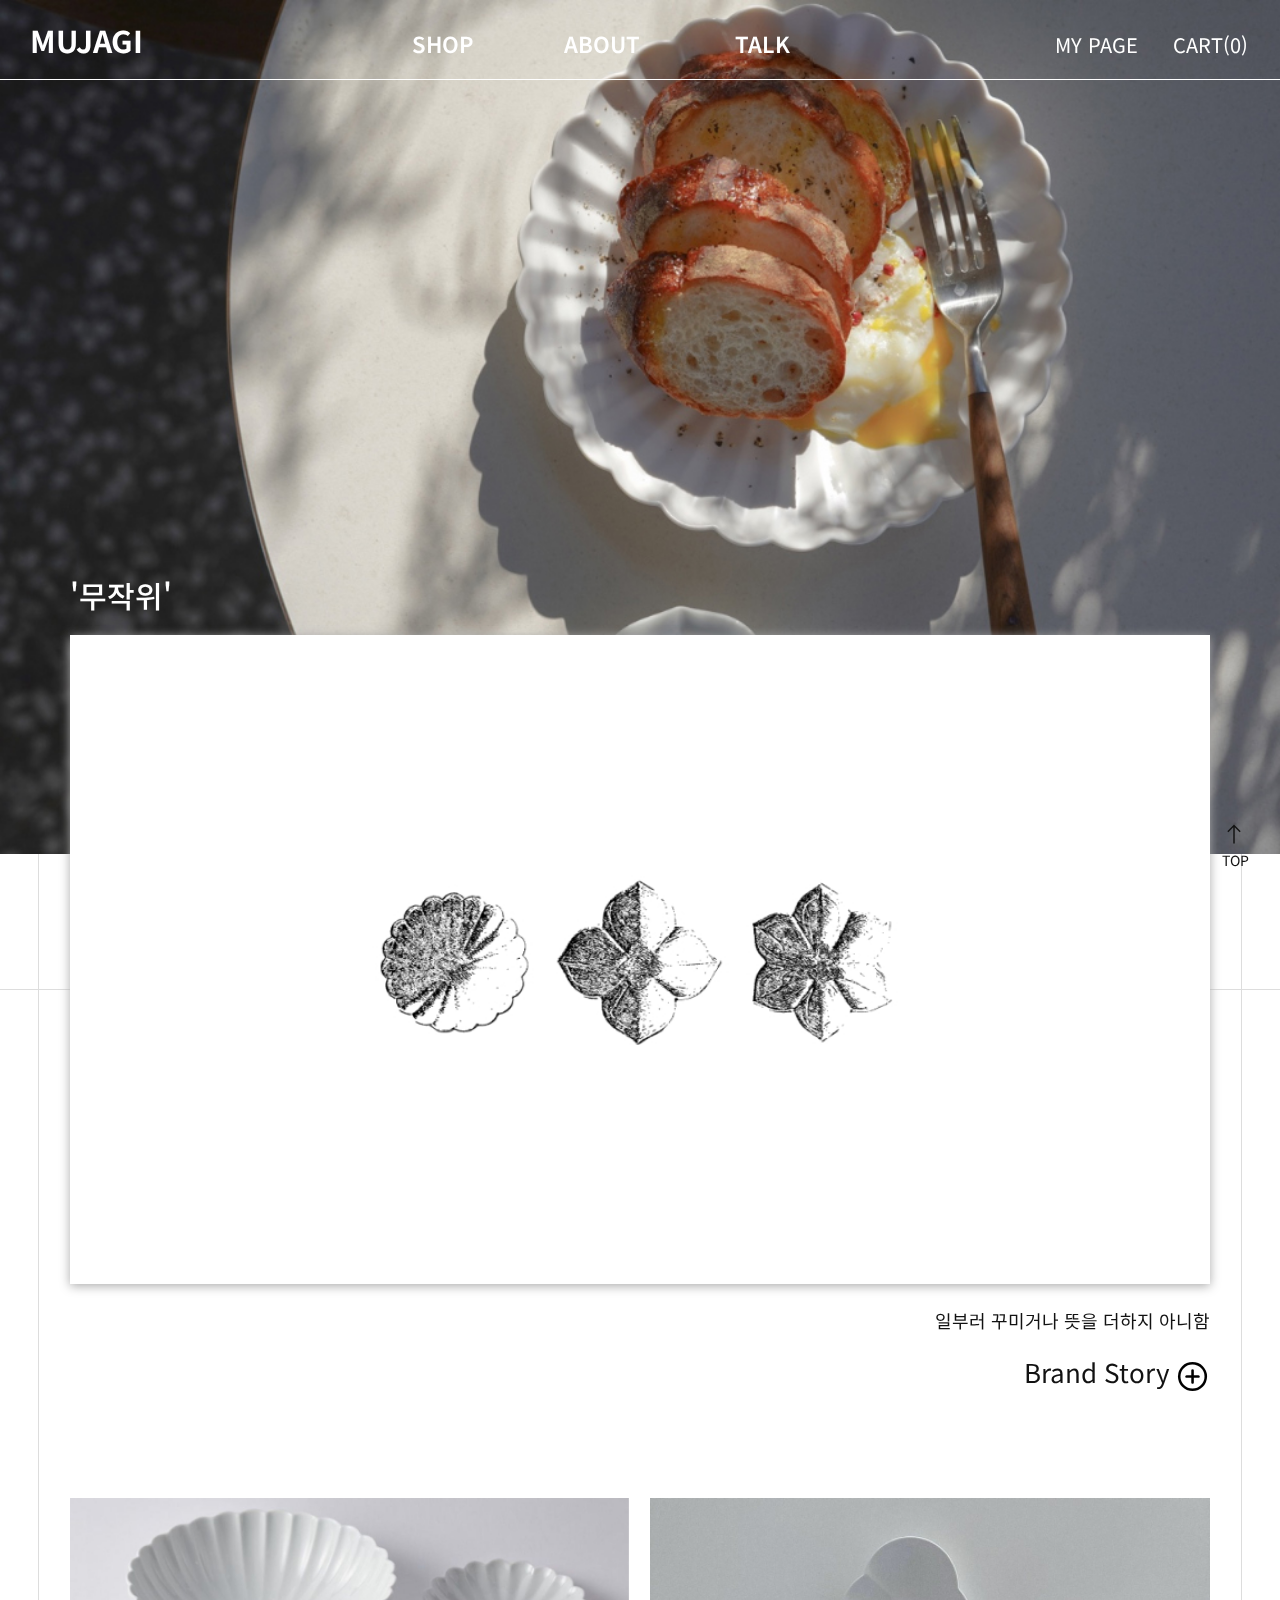
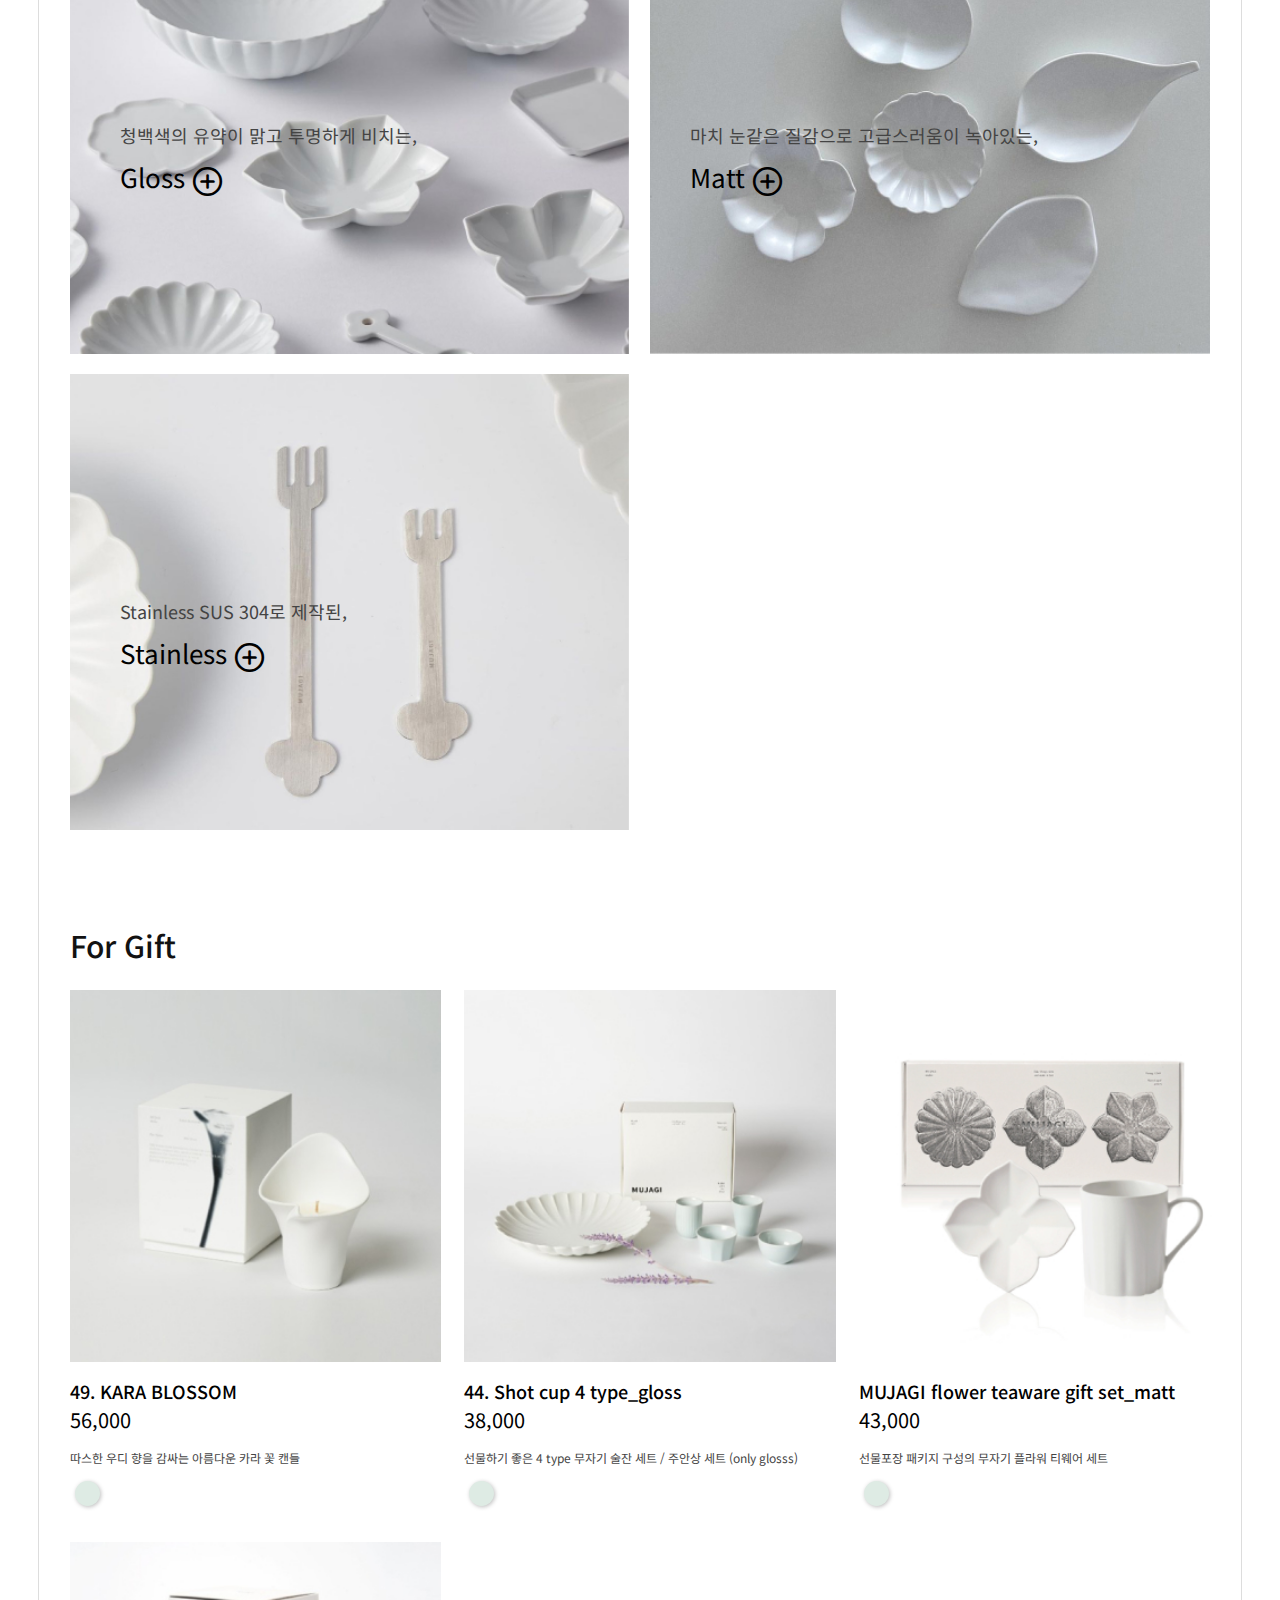
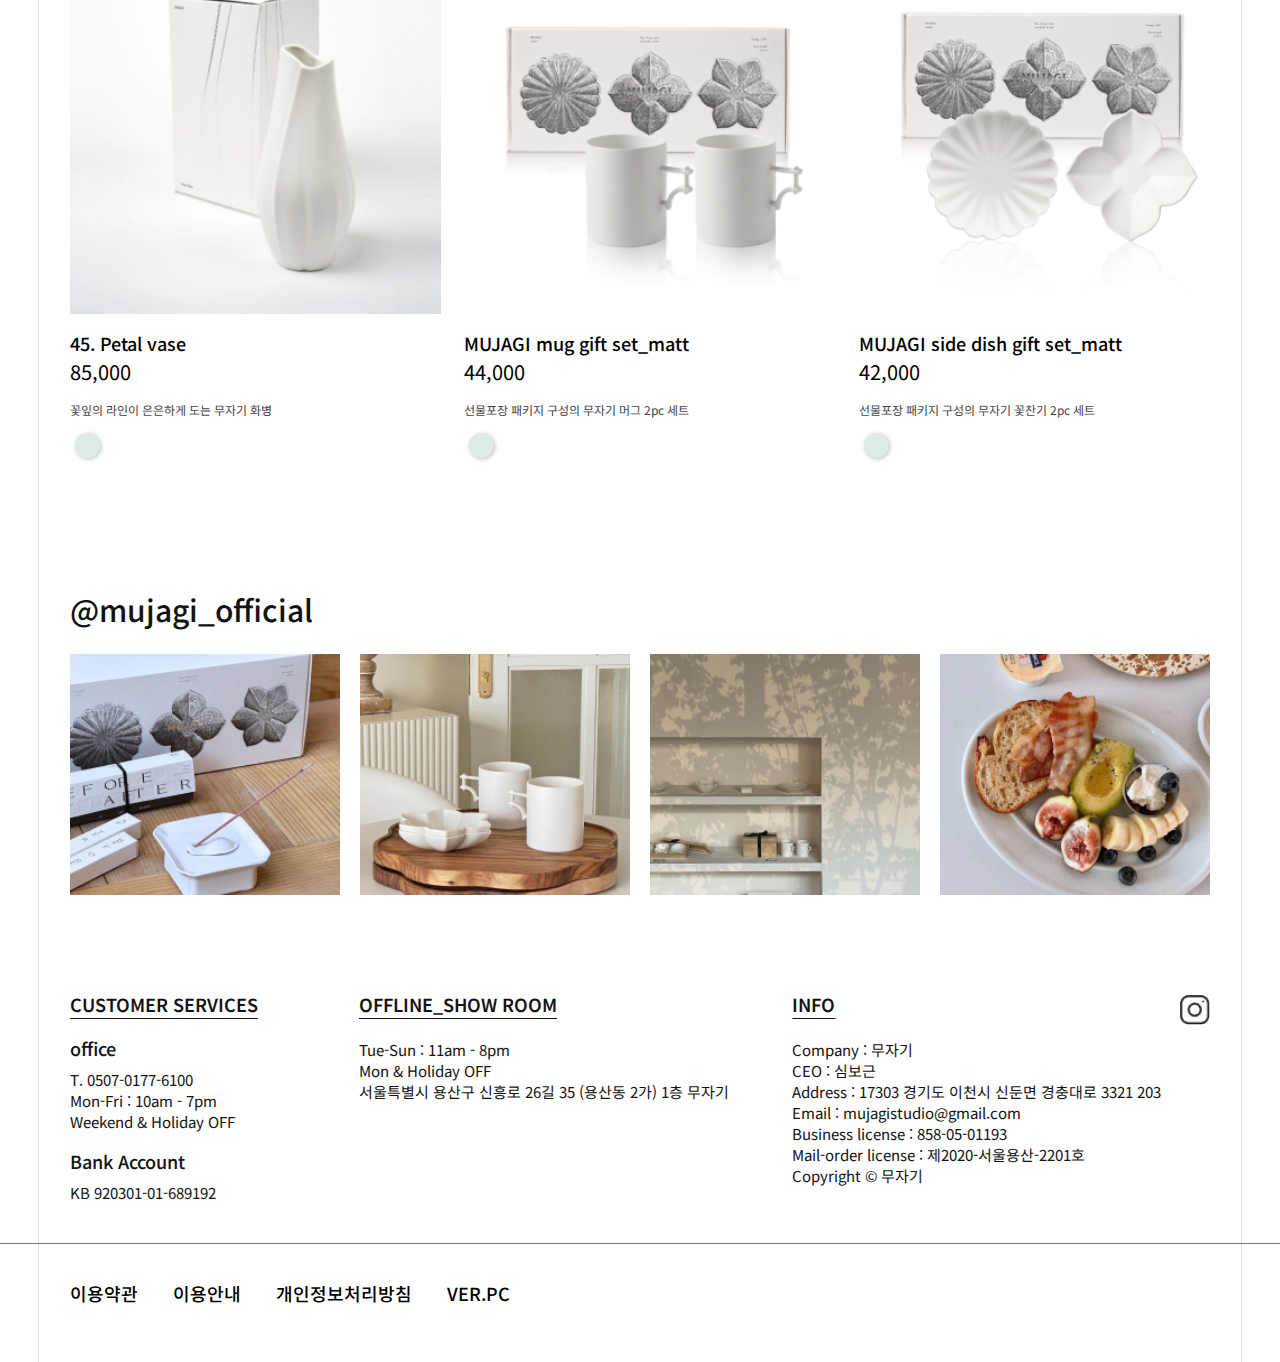
<file: index.html>
<!DOCTYPE html>
<html lang="ko">
<head>
    <meta charset="UTF-8">
    <meta name="viewport" content="width=device-width, initial-scale=1.0">
    <!-- OG -->
    <meta content="mujagi" property="og:title" />
    <meta content="website" property="og:type" />
    <meta content="https://tubular-cendol-e7cebe.netlify.app/" property="og:url"/> 
    <meta content="일부러 꾸미거나 뜻을 더하지 아니함 '무자기'" property="og:description" />
    <meta content="img/m1_bg.jpg" property="og:image"/>

    <title>MUJAGI</title>
    <link rel="icon" type="img/ico" href="img/web_top_icon.ico">
    <link rel="preconnect" href="https://fonts.googleapis.com">
    <link rel="preconnect" href="https://fonts.gstatic.com" crossorigin>
    <link href="https://fonts.googleapis.com/css2?family=Noto+Sans+KR:wght@400;500;600;700&display=swap" rel="stylesheet">
    <link href="https://fonts.googleapis.com/css?family=Material+Icons%7CMaterial+Icons+Outlined%7CMaterial+Icons+Two+Tone%7CMaterial+Icons+Round%7CMaterial+Icons+Sharp" rel="stylesheet">
    <link rel="stylesheet" href="https://fonts.googleapis.com/css2?family=Material+Symbols+Rounded:opsz,wght,FILL,GRAD@20..48,100..700,0..1,-50..200" />
    <link rel="stylesheet" href="https://fonts.googleapis.com/css2?family=Material+Symbols+Outlined:opsz,wght,FILL,GRAD@20..48,100..700,0..1,-50..200" />
    <link rel="stylesheet" href="css/slick.css">
    <link rel="stylesheet" href="css/base.css">
    <link rel="stylesheet" href="css/head_foot.css">
    <link rel="stylesheet" href="css/style.css">
</head>
<body>
    <div id="wrap">
        <div id="skipNavi">
            <a href="#mo_side">모바일 메뉴 바로가기</a>
            <a href="#pcGnb">PC 메뉴 바로가기</a>
            <a href="#content">본문 바로가기</a>
        </div>
        <header id="header">
            <div class="h_top">
                <p class="logo"><a href="index.html">MUJAGI</a></p>
                <div class="h01_left" id="pcGnb">
                    <div class="h01_shop">
                        <h5>SHOP</h5>
                        <div class="h01_depth">
                            <ul>
                                <li><a href="sub/plate.html">PLATE</a></li>
                                <li><a href="sub/bowl.html">BOWL</a></li>
                                <li><a href="sub/cup.html">CUP</a></li>
                                <li><a href="sub/other.html">OTHER</a></li>
                                <li><a href="sub/set.html">SET</a></li>
                                <li><a href="sub/gift.html">GIFT</a></li>
                            </ul>
                        </div>
                    </div>
                    <div class="h01_about">
                        <h5>ABOUT</h5>
                    </div>
                    <div class="h01_talk">
                        <h5>TALK</h5> 
                        <div class="h01_depth">
                            <ul>
                                <li><a href="">NOTICE</a></li>
                                <li><a href="">Q&A</a></li>
                                <li><a href="">REVIEW</a></li>
                            </ul>
                        </div>
                    </div>
                </div>
                <div class="h01_right">
                    <div class="h01_mypage">
                        <h5>MY PAGE</h5>
                        <div class="h01_depth">
                            <ul>
                                <li><a href="">LOGIN</a></li>
                                <li><a href="">REGISTER</a></li>
                                <li><a href="">MY ACCOUNT</a></li>
                            </ul>
                        </div>
                    </div>
                    <div class="h01_cart">
                        <h5><a href="">CART(<span>0</span>)</a></h5>
                    </div>
                </div>
                <div class="h_02">
                    <div class="h02_btn" id="mo_side">
                        <span class="material-symbols-outlined">
                            menu
                        </span>
                    </div>  
                </div>
            </div>
            <div class="h02_side">
                <div>
                    <div class="h02_list">
                        <h5>SHOP</h5>
                        <ul>
                            <li><a href="sub/plate.html">PLATE</a></li>
                            <li><a href="sub/bowl.html">BOWL</a></li>
                            <li><a href="sub/cup.html">CUP</a></li>
                            <li><a href="sub/other.html">OTHER</a></li>
                            <li><a href="sub/set.html">SET</a></li>
                            <li><a href="">GIFT</a></li>
                        </ul>
                    </div>
                    <div class="h02_list">
                        <h5>ABOUT</h5>
                    </div>
                    <div class="h02_list">
                        <h5>TALK</h5>
                        <ul>
                            <li><a href="">NOTICE</a></li>
                            <li><a href="">Q&A</a></li>
                            <li><a href="">REVIEW</a></li>
                        </ul>
                    </div>
                    <div class="h02_list">
                        <h5>MYPAGE</h5>
                        <ul>
                            <li><a href="">LOGIN</a></li>
                            <li><a href="">REGISTER</a></li>
                            <li><a href="">MY ACCOUNT</a></li> 
                            <li><a href="">CART(<span>0</span>)</a></li>
                        </ul>
                    </div>
                </div>
                <span class="material-symbols-outlined h02_closeBt">
                    close
                </span>
            </div>
            <div class="hBg_wrap">
                <div class="hBg_list">
                    <div class="hBg_box">
                        <div class="mo"><img src="img/bg/bg_mo1.jpg" alt=""></div>
                        <div class="pc"><img src="img/bg/bg_pc1.jpg" alt=""></div>
                    </div>
                    <div class="hBg_box">
                        <div class="mo"><img src="img/bg/bg_mo2.jpg" alt=""></div>
                        <div class="pc"><img src="img/bg/bg_pc2.jpg" alt=""></div>
                    </div>
                    <div class="hBg_box">
                        <div class="mo"><img src="img/bg/bg_mo3.jpg" alt=""></div>
                        <div class="pc"><img src="img/bg/bg_pc3.jpg" alt=""></div>
                    </div>
                    <div class="hBg_box">
                        <div class="mo"><img src="img/bg/bg_mo4.jpg" alt=""></div>
                        <div class="pc"><img src="img/bg/bg_pc4.jpg" alt=""></div>
                    </div>
                </div>
            </div>
            <div class="goTop">
                <span class="material-symbols-outlined">
                    north
                </span>
                <p>TOP</p>
            </div>
        </header>
        <main id="content">
            <section id="main1">
                <div class="m1_in">
                    <h3>'무작위'</h3>
                    <p class="photo"><img src="img/m1_bg.jpg" alt=""></p>
                    <div class="m1_txt">
                        <p class="m1_cont">일부러 꾸미거나 뜻을 더하지 아니함</p>
                        <div class="m1_title">
                            <p>Brand Story</p>
                            <a href="">
                                <span class="material-symbols-rounded">add_circle</span>
                            </a>
                        </div>
                    </div>
                </div>
            </section>
            <section id="main2">
                <div class="m2_in">
                    <ul>
                        <li class="gloss"><a href="sub/gloss.html">
                            <div class="m2_txt">
                                <p class="m2_cont">청백색의 유약이 맑고 투명하게 비치는,</p>
                                <div class="m2_title">
                                    <p>Gloss</p>
                                    <span class="material-symbols-rounded">add_circle</span>
                                </div>
                            </div>
                            <p class="photo"><img src="img/m2_gloss.jpg" alt=""></p>
                        </a></li>
                        <li class="matt"><a href="sub/matt.html">
                            <div class="m2_txt">
                                <p class="m2_cont">마치 눈같은 질감으로 고급스러움이 녹아있는,</p>
                                <div class="m2_title">
                                    <p>Matt</p>
                                    <span class="material-symbols-rounded">add_circle</span>
                                </div>
                            </div>
                            <p class="photo"><img src="img/m2_matt.jpg" alt=""></p>
                        </a></li>
                        <li class="stainless"><a href="sub/stainless.html">
                            <div class="m2_txt">
                                <p class="m2_cont">Stainless SUS 304로 제작된,</p>
                                <div class="m2_title">
                                    <p>Stainless</p>
                                    <span class="material-symbols-rounded">add_circle</span>
                                </div>
                            </div>
                            <p class="photo"><img src="img/m2_stainless.jpg" alt=""></p>
                        </a></li>
                    </ul>
                </div>
            </section>
            <section id="main3">
                <div class="m3_in">
                    <h3>For Gift</h3>
                    <div class="m3_list_wrap">
                        <div class="m3_list">
                            <div class="m3_01 m3_box"><a href="">
                                <p class="photo">
                                    <img src="img/m3_011.jpg" alt="" class="m3_ori">
                                    <img src="img/m3_012.png" alt="" class="m3_hov">
                                </p>
                                <div class="m3_txt">
                                    <p class="m3_name">49. KARA BLOSSOM</p>
                                    <p class="m3_price">56,000</p>
                                    <p class="m3_hash">따스한 우디 향을 감싸는 아름다운 카라 꽃 캔들</p>
                                </div>
                                <div class="color_list">
                                    <p class="color1"></p>
                                </div>
                            </a></div>
                            <div class="m3_02 m3_box"><a href="">
                                <p class="photo">
                                    <img src="img/m3_021.jpg" alt="" class="m3_ori">
                                    <img src="img/m3_022.jpg" alt="" class="m3_hov">
                                </p>
                                <div class="m3_txt">
                                    <p class="m3_name">44. Shot cup 4 type_gloss</p>
                                    <p class="m3_price">38,000</p>
                                    <p class="m3_hash">선물하기 좋은 4 type 무자기 술잔 세트 / 주안상 세트 (only glosss)</p>
                                </div>
                                <div class="color_list">
                                    <p class="color1"></p>
                                </div>
                            </a></div>
                            <div class="m3_03 m3_box"><a href="">
                                <p class="photo">
                                    <img src="img/m3_031.jpg" alt="" class="m3_ori">
                                    <img src="img/m3_032.jpg" alt="" class="m3_hov">
                                </p>
                                <div class="m3_txt">
                                    <p class="m3_name">MUJAGI flower teaware gift set_matt</p>
                                    <p class="m3_price">43,000</p>
                                    <p class="m3_hash">선물포장 패키지 구성의 무자기 플라워 티웨어 세트</p>
                                </div>
                                <div class="color_list">
                                    <p class="color1"></p>
                                </div>
                            </a></div>
                            <div class="m3_04 m3_box"><a href="">
                                <p class="photo">
                                    <img src="img/m3_041.jpg" alt="" class="m3_ori">
                                    <img src="img/m3_042.jpg" alt="" class="m3_hov">
                                </p>
                                <div class="m3_txt">
                                    <p class="m3_name">45. Petal vase</p>
                                    <p class="m3_price">85,000</p>
                                    <p class="m3_hash">꽃잎의 라인이 은은하게 도는 무자기 화병</p>
                                </div>
                                <div class="color_list">
                                    <p class="color1"></p>
                                </div>
                            </a></div>
                            <div class="m3_05 m3_box"><a href="">
                                <p class="photo">
                                    <img src="img/m3_051.jpg" alt="" class="m3_ori">
                                    <img src="img/m3_052.jpg" alt="" class="m3_hov">
                                </p>
                                <div class="m3_txt">
                                    <p class="m3_name">MUJAGI mug gift set_matt</p>
                                    <p class="m3_price">44,000</p>
                                    <p class="m3_hash">선물포장 패키지 구성의 무자기 머그 2pc 세트</p>
                                </div>
                                <div class="color_list">
                                    <p class="color1"></p>
                                </div>
                            </a></div>
                            <div class="m3_06 m3_box"><a href="">
                                <p class="photo">
                                    <img src="img/m3_061.jpg" alt="" class="m3_ori">
                                    <img src="img/m3_062.jpg" alt="" class="m3_hov">
                                </p>
                                <div class="m3_txt">
                                    <p class="m3_name">MUJAGI side dish gift set_matt</p>
                                    <p class="m3_price">42,000</p>
                                    <p class="m3_hash">선물포장 패키지 구성의 무자기 꽃찬기 2pc 세트</p>
                                </div>
                                <div class="color_list">
                                    <p class="color1"></p>
                                </div>
                            </a></div>
                        </div>
                    </div>
                </div>
            </section>
            <section id="main4">
                <div class="m4_in">
                    <h3>@mujagi_official</h3>
                    <div class="m4_list_wrap">
                        <div class="m4_list">
                            <div class="m4_01 m4_box"><a href="https://www.instagram.com/p/CzVb73MpwFr/?igshid=MzRlODBiNWFlZA=="><img src="img/m4_01.jpg" alt=""></a></div>
                            <div class="m4_02 m4_box"><a href="https://www.instagram.com/p/CzKsTFpy4wb/?igshid=MzRlODBiNWFlZA=="><img src="img/m4_02.jpg" alt=""></a></div>
                            <div class="m4_03 m4_box"><a href="https://www.instagram.com/p/Cy72TyIuqug/?igshid=MzRlODBiNWFlZA=="><img src="img/m4_03.jpg" alt=""></a></div>
                            <div class="m4_04 m4_box"><a href="https://www.instagram.com/p/CzFtYDspQQU/?igshid=MzRlODBiNWFlZA=="><img src="img/m4_04.jpg" alt=""></a></div>
                        </div>
                    </div>
                </div>
            </section>
        </main>
        <footer id="footer">
            <div class="f01">
                <div class="f1_in">
                    <div class="f_left">
                        <div class="f_cs">
                            <h5>CUSTOMER SERVICES</h5>
                            <p class="f1_office">
                                <span>office</span> <br>
                                T. 0507-0177-6100 <br>
                                Mon-Fri : 10am - 7pm <br>
                                Weekend & Holiday OFF
                            </p>
                            <p class="f1_bank">
                                <span>Bank Account</span> <br>
                                KB 920301-01-689192
                            </p>
                        </div>
                        <div class="f_off_showroom">
                            <p class="off_title">Offline_show room</p>
                            <p>
                                Tue-Sun : 11am - 8pm <br>
                                Mon & Holiday OFF <br>
                                서울특별시 용산구 신흥로 26길 35 (용산동 2가) 1층 무자기
                            </p>
                        </div>
                    </div>
                    <div class="f_right">
                        <h5>INFO</h5>
                        <p>
                            Company : 무자기 <br>
                            CEO : 심보근 <br>
                            Address : 17303 경기도 이천시 신둔면 경충대로 3321 203 <br>
                            Email : mujagistudio@gmail.com <br>
                            Business license : 858-05-01193 <br>
                            Mail-order license : 제2020-서울용산-2201호 <br>
                            Copyright © 무자기
                        </p>
                    </div>
                    <p class="sns_insta"><a href="https://www.instagram.com/mujagi_official/">INSTA</a></p>
                </div>
            </div>
            <div class="f02">
                <div class="f2_in">
                    <ul>
                        <li><a href="">이용약관</a></li>
                        <li><a href="">이용안내</a></li>
                        <li><a href="">개인정보처리방침</a></li>
                        <li><a href="">VER.PC</a></li>
                    </ul>
                </div>
            </div>
        </footer>
    </div>
    <script src="https://ajax.googleapis.com/ajax/libs/jquery/1.12.4/jquery.min.js"></script>
    <script defer src="js/slick.min.js"></script>
    <script defer src="js/script.js"></script>
    <script defer src="js/common.js"></script>
</body>
</html>
</file>
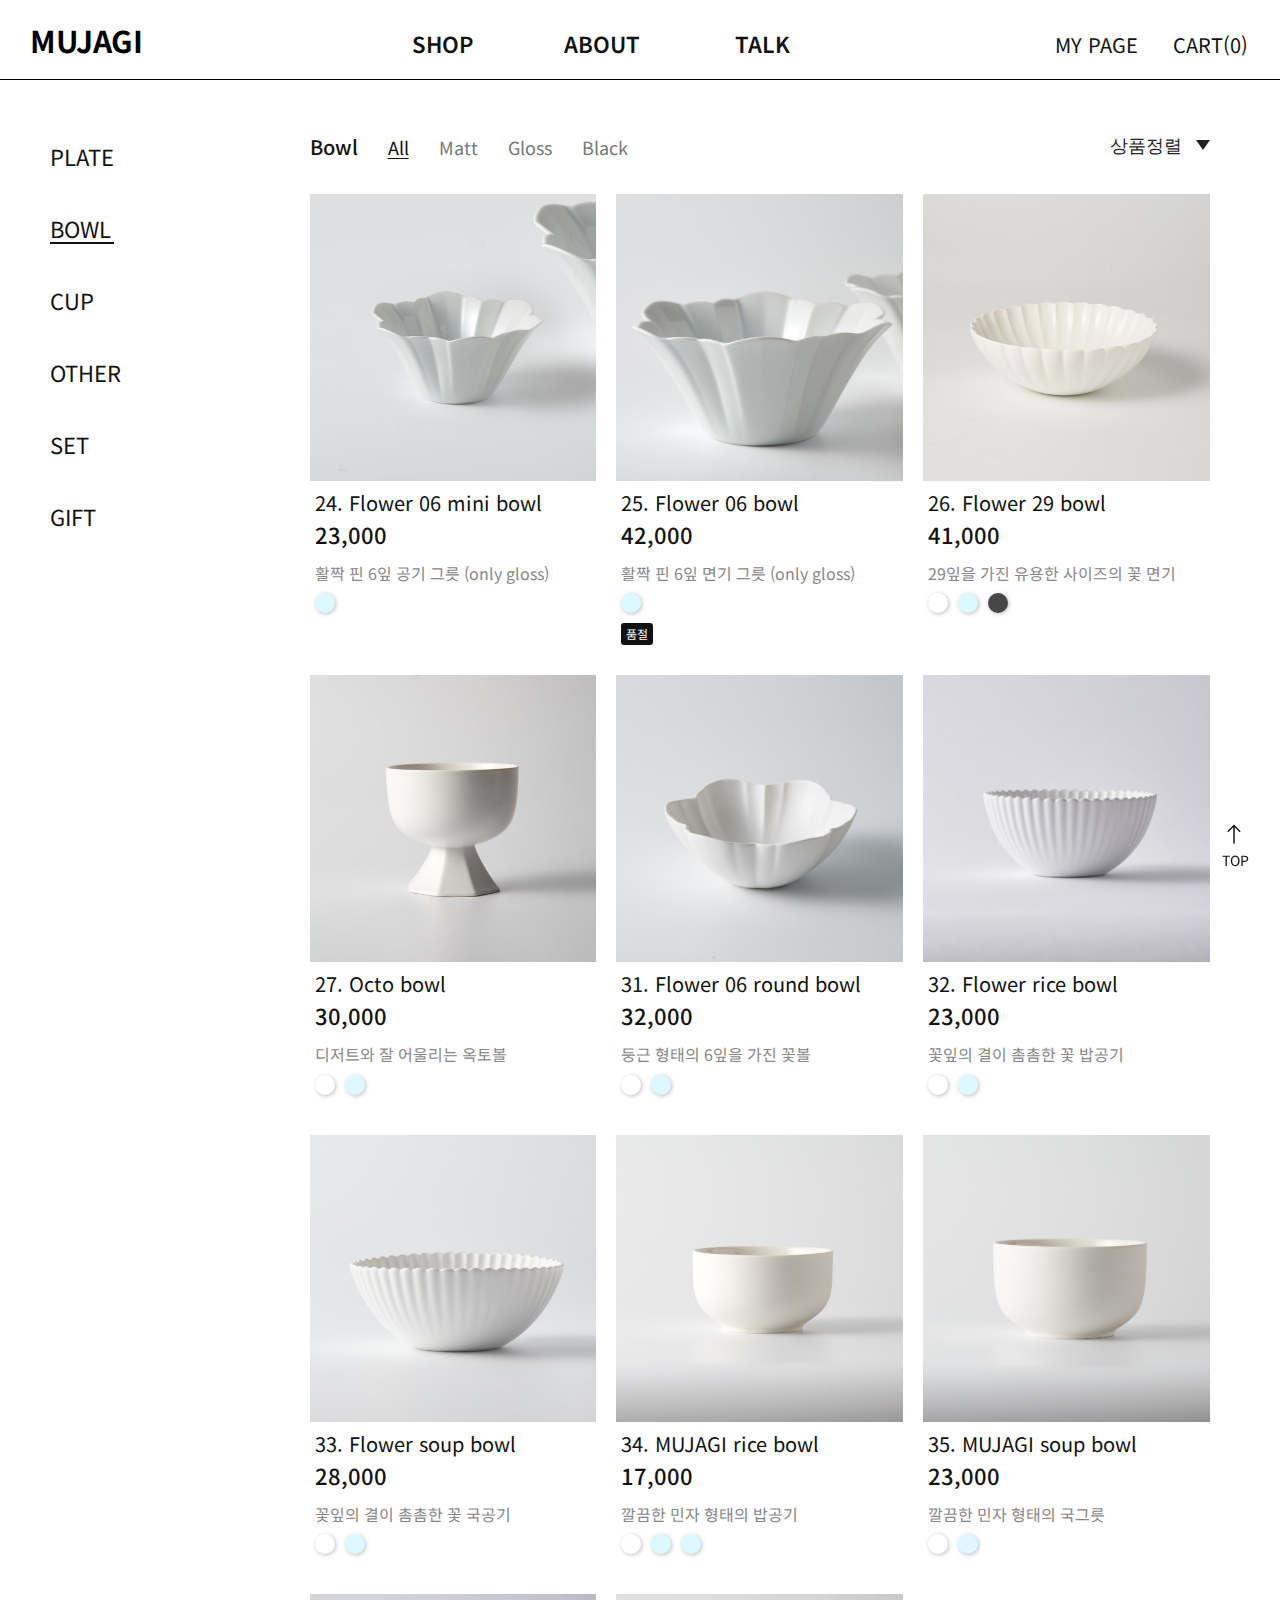
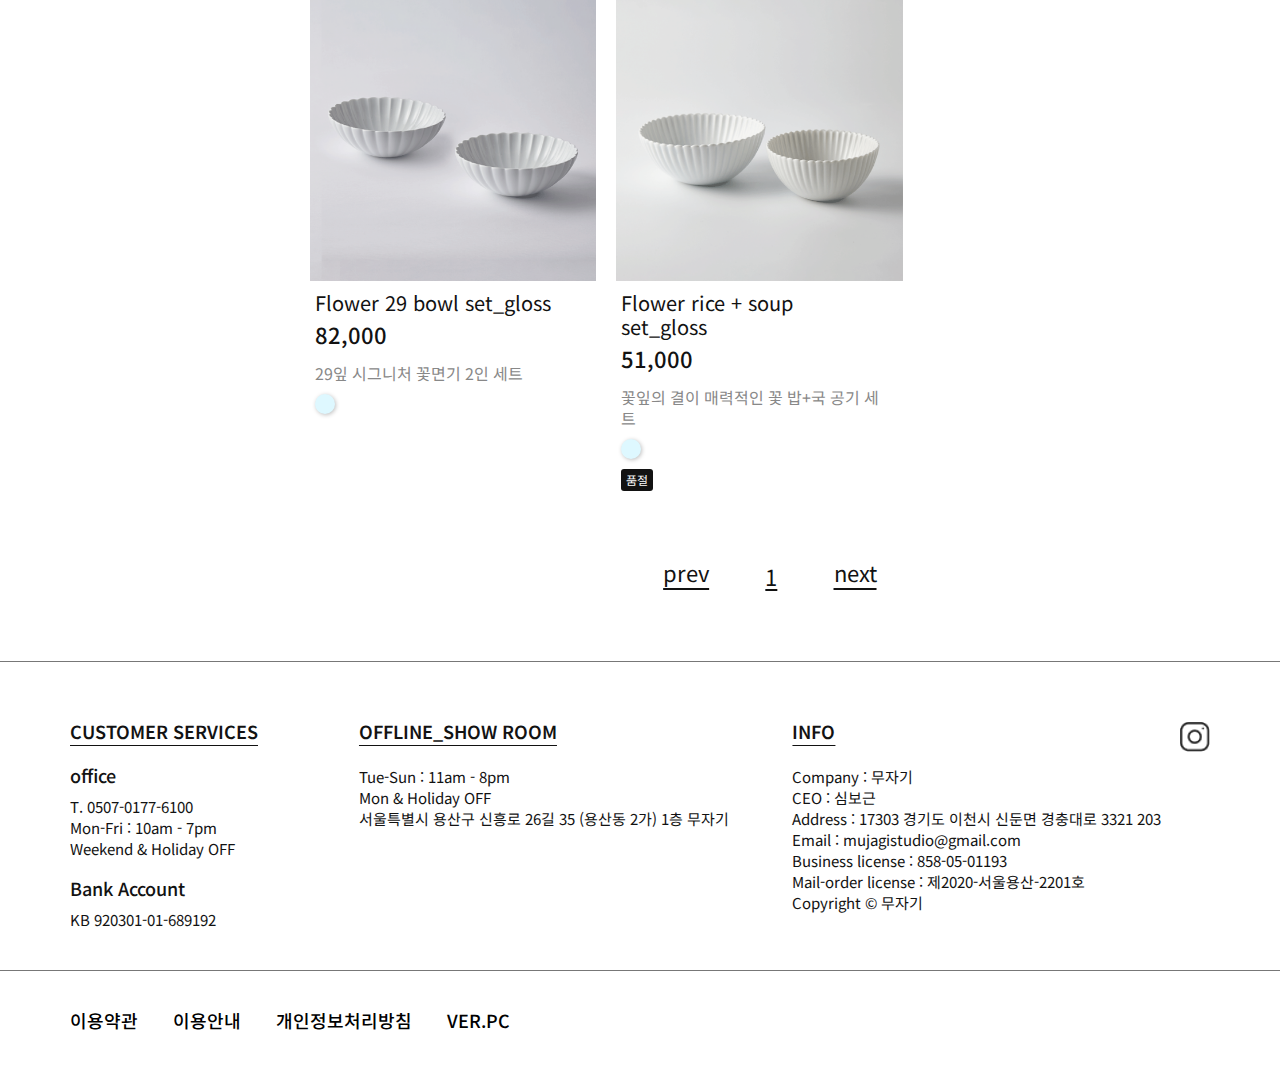
<file: sub/bowl.html>
<!DOCTYPE html>
<html lang="ko">
<head>
    <meta charset="UTF-8">
    <meta name="viewport" content="width=device-width, initial-scale=1.0">
    <title>BOWL - MUJAGI</title>
    <link rel="icon" type="img/ico" href="../img/web_top_icon.ico">
    <link rel="icon" type="img/ico" href="img/web_top_icon.ico">
    <link rel="preconnect" href="https://fonts.googleapis.com">
    <link rel="preconnect" href="https://fonts.gstatic.com" crossorigin>
    <link href="https://fonts.googleapis.com/css2?family=Noto+Sans+KR:wght@400;500;600;700&display=swap" rel="stylesheet">
    <link href="https://fonts.googleapis.com/css?family=Material+Icons|Material+Icons+Outlined|Material+Icons+Two+Tone|Material+Icons+Round|Material+Icons+Sharp" rel="stylesheet">
    <link rel="stylesheet" href="https://fonts.googleapis.com/css2?family=Material+Symbols+Rounded:opsz,wght,FILL,GRAD@20..48,100..700,0..1,-50..200" />
    <link rel="stylesheet" href="https://fonts.googleapis.com/css2?family=Material+Symbols+Outlined:opsz,wght,FILL,GRAD@20..48,100..700,0..1,-50..200" />
    <link rel="stylesheet" href="../css/base.css">
    <link rel="stylesheet" href="../css/head_foot.css">
    <link rel="stylesheet" href="../css/product.css">
</head>
<body>
    <div id="wrap">
        <header id="header">
            <div class="h_top">
                <p class="logo"><a href="../index.html">MUJAGI</a></p>
                <div class="h01_left">
                    <div class="h01_shop">
                        <h5>SHOP</h5>
                        <div class="h01_depth">
                            <ul>
                                <li><a href="plate.html">PLATE</a></li>
                                <li><a href="bowl.html">BOWL</a></li>
                                <li><a href="cup.html">CUP</a></li>
                                <li><a href="other.html">OTHER</a></li>
                                <li><a href="set.html">SET</a></li>
                                <li><a href="gift.html">GIFT</a></li>
                            </ul>
                        </div>
                    </div>
                    <div class="h01_about">
                        <h5>ABOUT</h5>
                    </div>
                    <div class="h01_talk">
                        <h5>TALK</h5> 
                        <div class="h01_depth">
                            <ul>
                                <li><a href="">NOTICE</a></li>
                                <li><a href="">Q&A</a></li>
                                <li><a href="">REVIEW</a></li>
                            </ul>
                        </div>
                    </div>
                </div>
                <div class="h01_right">
                    <div class="h01_mypage">
                        <h5>MY PAGE</h5>
                        <div class="h01_depth">
                            <ul>
                                <li><a href="">LOGIN</a></li>
                                <li><a href="">REGISTER</a></li>
                                <li><a href="">MY ACCOUNT</a></li>
                            </ul>
                        </div>
                    </div>
                    <div class="h01_cart">
                        <h5><a href="">CART(<span>0</span>)</a></h5>
                    </div>
                </div>
                <div class="h_02">
                    <div class="h02_btn">
                        <span class="material-symbols-outlined">
                            menu
                        </span>
                    </div>
                    <div class="h02_side">
                        <div>
                            <div class="h02_list">
                                <h5>SHOP</h5>
                                <ul>
                                    <li><a href="plate.html">PLATE</a></li>
                                    <li><a href="bowl.html">BOWL</a></li>
                                    <li><a href="cup.html">CUP</a></li>
                                    <li><a href="other.html">OTHER</a></li>
                                    <li><a href="set.html">SET</a></li>
                                    <li><a href="gift.html">GIFT</a></li>
                                </ul>
                            </div>
                            <div class="h02_list">
                                <h5>ABOUT</h5>
                            </div>
                            <div class="h02_list">
                                <h5>TALK</h5>
                                <ul>
                                    <li><a href="">NOTICE</a></li>
                                    <li><a href="">Q&A</a></li>
                                    <li><a href="">REVIEW</a></li>
                                </ul>
                            </div>
                            <div class="h02_list">
                                <h5>MYPAGE</h5>
                                <ul>
                                    <li><a href="">LOGIN</a></li>
                                    <li><a href="">REGISTER</a></li>
                                    <li><a href="">MY ACCOUNT</a></li> 
                                    <li><a href="">CART(<span>0</span>)</a></li>
                                </ul>
                            </div>
                        </div>
                        <span class="material-symbols-outlined h02_closeBt">
                            close
                        </span>
                    </div>
                </div>
            </div>
            <div class="goTop">
                <span class="material-symbols-outlined">
                    north
                </span>
                <p>TOP</p>
            </div>
        </header>
        <main id="main">
            <div class="m_in">
                <div id="content">
                    <div class="main_gnb">
                        <div class="m_gnb_in">
                            <p><a href="plate.html">PLATE</a></p>
                            <p><a href="bowl.html" class="on">BOWL</a></p>
                            <p><a href="cup.html">CUP</a></p>
                            <p><a href="other.html">OTHER</a></p>
                            <p><a href="set.html">SET</a></p>
                            <p><a href="gift.html">GIFT</a></p>
                        </div>
                    </div>
                    <div class="main1">
                        <div class="m1_in">
                            <div class="pd_seperate">
                                <div class="m1_size_list">
                                    <h4 class="m1_pbs">Bowl</h4>
                                    <div class="m1_size">
                                        <p><a href="" class="on">All</a></p>
                                        <p><a href="">Matt</a></p>
                                        <p><a href="">Gloss</a></p>
                                        <p><a href="">Black</a></p>
                                    </div>
                                </div>
                                <label class="pd_array">
                                    <select name='m1pd_array'>
                                        <option value='array1' selected>상품정렬</option>
                                        <option value='array2'>신상품</option>
                                        <option value='array3'>낮은가격</option>
                                        <option value='array4'>높은가격</option>
                                        <option value='array5'>구매순</option>
                                        <option value='array6'>조회순</option>
                                    </select>
                                  </label>
                            </div>
                            <div class="m1_pd_list">
                                <div class="m1_pd m1_02"><a href="">
                                    <p class="photo">
                                        <img src="../img/bowl/b01_1.jpg" alt="" class="m1_ori">
                                        <img src="../img/bowl/b01_2.jpg" alt="" class="m1_hov">
                                    </p>
                                    <div class="m1_txt">
                                        <p class="m1_name">24. Flower 06 mini bowl</p>
                                        <p class="m1_price">23,000</p>
                                        <p class="m1_hash">활짝 핀 6잎 공기 그릇 (only gloss)</p>
                                    </div>
                                    <div class="color_list">
                                        <p class="color2"></p>
                                    </div>
                                </a></div>
                                <div class="m1_pd m1_02"><a href="">
                                    <p class="photo">
                                        <img src="../img/bowl/b02_1.jpg" alt="" class="m1_ori">
                                        <img src="../img/bowl/b02_2.jpg" alt="" class="m1_hov">
                                    </p>
                                    <div class="m1_txt">
                                        <p class="m1_name">25. Flower 06 bowl</p>
                                        <p class="m1_price">42,000</p>
                                        <p class="m1_hash">활짝 핀 6잎 면기 그릇 (only gloss)</p>
                                    </div>
                                    <div class="color_list">
                                        <p class="color2"></p>
                                    </div>
                                    <div class="soldout"><p>품절</p></div>
                                </a></div>
                                <div class="m1_pd m1_01 m1_02 m1_03"><a href="">
                                    <p class="photo">
                                        <img src="../img/bowl/b03_1.jpg" alt="" class="m1_ori">
                                        <img src="../img/bowl/b03_2.jpg" alt="" class="m1_hov">
                                    </p>
                                    <div class="m1_txt">
                                        <p class="m1_name">26. Flower 29 bowl</p>
                                        <p class="m1_price">41,000</p>
                                        <p class="m1_hash">29잎을 가진 유용한 사이즈의 꽃 면기</p>
                                    </div>
                                    <div class="color_list">
                                        <p class="color1"></p>
                                        <p class="color2"></p>
                                        <p class="color3"></p>
                                    </div>
                                </a></div>
                                <div class="m1_pd m1_01 m1_02"><a href="">
                                    <p class="photo">
                                        <img src="../img/bowl/b04_1.jpg" alt="" class="m1_ori">
                                        <img src="../img/bowl/b04_2.jpg" alt="" class="m1_hov">
                                    </p>
                                    <div class="m1_txt">
                                        <p class="m1_name">27. Octo bowl</p>
                                        <p class="m1_price">30,000</p>
                                        <p class="m1_hash">디저트와 잘 어울리는 옥토볼</p>
                                    </div>
                                    <div class="color_list">
                                        <p class="color1"></p>
                                        <p class="color2"></p>
                                    </div>
                                </a></div>
                                <div class="m1_pd m1_01 m1_02"><a href="">
                                    <p class="photo">
                                        <img src="../img/bowl/b05_1.jpg" alt="" class="m1_ori">
                                        <img src="../img/bowl/b05_2.jpg" alt="" class="m1_hov">
                                    </p>
                                    <div class="m1_txt">
                                        <p class="m1_name">31. Flower 06 round bowl</p>
                                        <p class="m1_price">32,000</p>
                                        <p class="m1_hash">둥근 형태의 6잎을 가진 꽃볼</p>
                                    </div>
                                    <div class="color_list">
                                        <p class="color1"></p>
                                        <p class="color2"></p>
                                    </div>
                                </a></div>
                                <div class="m1_pd m1_01 m1_02"><a href="">
                                    <p class="photo">
                                        <img src="../img/bowl/b06_1.jpg" alt="" class="m1_ori">
                                        <img src="../img/bowl/b06_2.jpg" alt="" class="m1_hov">
                                    </p>
                                    <div class="m1_txt">
                                        <p class="m1_name">32. Flower rice bowl</p>
                                        <p class="m1_price">23,000</p>
                                        <p class="m1_hash">꽃잎의 결이 촘촘한 꽃 밥공기</p>
                                    </div>
                                    <div class="color_list">
                                        <p class="color1"></p>
                                        <p class="color2"></p>
                                    </div>
                                </a></div>
                                <div class="m1_pd m1_01 m1_02"><a href="">
                                    <p class="photo">
                                        <img src="../img/bowl/b07_1.jpg" alt="" class="m1_ori">
                                        <img src="../img/bowl/b07_2.jpg" alt="" class="m1_hov">
                                    </p>
                                    <div class="m1_txt">
                                        <p class="m1_name">33. Flower soup bowl</p>
                                        <p class="m1_price">28,000</p>
                                        <p class="m1_hash">꽃잎의 결이 촘촘한 꽃 국공기</p>
                                    </div>
                                    <div class="color_list">
                                        <p class="color1"></p>
                                        <p class="color2"></p>
                                    </div>
                                </a></div>
                                <div class="m1_pd m1_01 m1_02"><a href="">
                                    <p class="photo">
                                        <img src="../img/bowl/b08_1.jpg" alt="" class="m1_ori">
                                        <img src="../img/bowl/b08_2.jpg" alt="" class="m1_hov">
                                    </p>
                                    <div class="m1_txt">
                                        <p class="m1_name">34. MUJAGI rice bowl</p>
                                        <p class="m1_price">17,000</p>
                                        <p class="m1_hash">깔끔한 민자 형태의 밥공기</p>
                                    </div>
                                    <div class="color_list">
                                        <p class="color1"></p>
                                        <p class="color2"></p>
                                        <p class="color2"></p>
                                    </div>
                                </a></div>
                                <div class="m1_pd m1_01 m1_02"><a href="">
                                    <p class="photo">
                                        <img src="../img/bowl/b09_1.jpg" alt="" class="m1_ori">
                                        <img src="../img/bowl/b09_2.jpg" alt="" class="m1_hov">
                                    </p>
                                    <div class="m1_txt">
                                        <p class="m1_name">35. MUJAGI soup bowl</p>
                                        <p class="m1_price">23,000</p>
                                        <p class="m1_hash">깔끔한 민자 형태의 국그릇</p>
                                    </div>
                                    <div class="color_list">
                                        <p class="color1"></p>
                                        <p class="color2"></p>
                                    </div>
                                </a></div>
                                <div class="m1_pd m1_02 ph_1"><a href="">
                                    <p class="photo">
                                        <img src="../img/bowl/b10_1.png" alt="" class="m1_ori">
                                    </p>
                                    <div class="m1_txt">
                                        <p class="m1_name">Flower 29 bowl set_gloss</p>
                                        <p class="m1_price">82,000</p>
                                        <p class="m1_hash">29잎 시그니처 꽃면기 2인 세트</p>
                                    </div>
                                    <div class="color_list">
                                        <p class="color2"></p>
                                    </div>
                                </a></div>
                                <div class="m1_pd m1_02 ph_1"><a href="">
                                    <p class="photo">
                                        <img src="../img/bowl/b11_1.png" alt="" class="m1_ori">
                                    </p>
                                    <div class="m1_txt">
                                        <p class="m1_name">Flower rice + soup set_gloss</p>
                                        <p class="m1_price">51,000</p>
                                        <p class="m1_hash">꽃잎의 결이 매력적인 꽃 밥+국 공기 세트</p>
                                    </div>
                                    <div class="color_list">
                                        <p class="color2"></p>
                                    </div>
                                    <div class="soldout"><p>품절</p></div>
                                </a></div>
                            </div>
                            <div class="m1_pager">
                                <p class="prev">prev</p>
                                <div class="pager_list">
                                    <p class="on">1</p>
                                </div>
                                <p class="next">next</p>
                            </div>
                        </div>
                    </div>
                </div>
            </div>
        </main>
        <footer id="footer">
            <div class="f01">
                <div class="f1_in">
                    <div class="f_left">
                        <div class="f_cs">
                            <h5>CUSTOMER SERVICES</h5>
                            <p class="f1_office">
                                <span>office</span> <br>
                                T. 0507-0177-6100 <br>
                                Mon-Fri : 10am - 7pm <br>
                                Weekend & Holiday OFF
                            </p>
                            <p class="f1_bank">
                                <span>Bank Account</span> <br>
                                KB 920301-01-689192
                            </p>
                        </div>
                        <div class="f_off_showroom">
                            <p class="off_title">Offline_show room</p>
                            <p>
                                Tue-Sun : 11am - 8pm <br>
                                Mon & Holiday OFF <br>
                                서울특별시 용산구 신흥로 26길 35 (용산동 2가) 1층 무자기
                            </p>
                        </div>
                    </div>
                    <div class="f_right">
                        <h5>INFO</h5>
                        <p>
                            Company : 무자기 <br>
                            CEO : 심보근 <br>
                            Address : 17303 경기도 이천시 신둔면 경충대로 3321 203 <br>
                            Email : mujagistudio@gmail.com <br>
                            Business license : 858-05-01193 <br>
                            Mail-order license : 제2020-서울용산-2201호 <br>
                            Copyright © 무자기
                        </p>
                    </div>
                    <p class="sns_insta"><a href="https://www.instagram.com/mujagi_official/">INSTA</a></p>
                </div>
            </div>
            <div class="f02">
                <div class="f2_in">
                    <ul>
                        <li><a href="">이용약관</a></li>
                        <li><a href="">이용안내</a></li>
                        <li><a href="">개인정보처리방침</a></li>
                        <li><a href="">VER.PC</a></li>
                    </ul>
                </div>
            </div>
        </footer>
    </div>
    <script src="https://ajax.googleapis.com/ajax/libs/jquery/1.12.4/jquery.min.js"></script>
    <script defer src="../js/common.js"></script>
    <script defer src="../js/sub.js"></script>
</body>
</html>
</file>
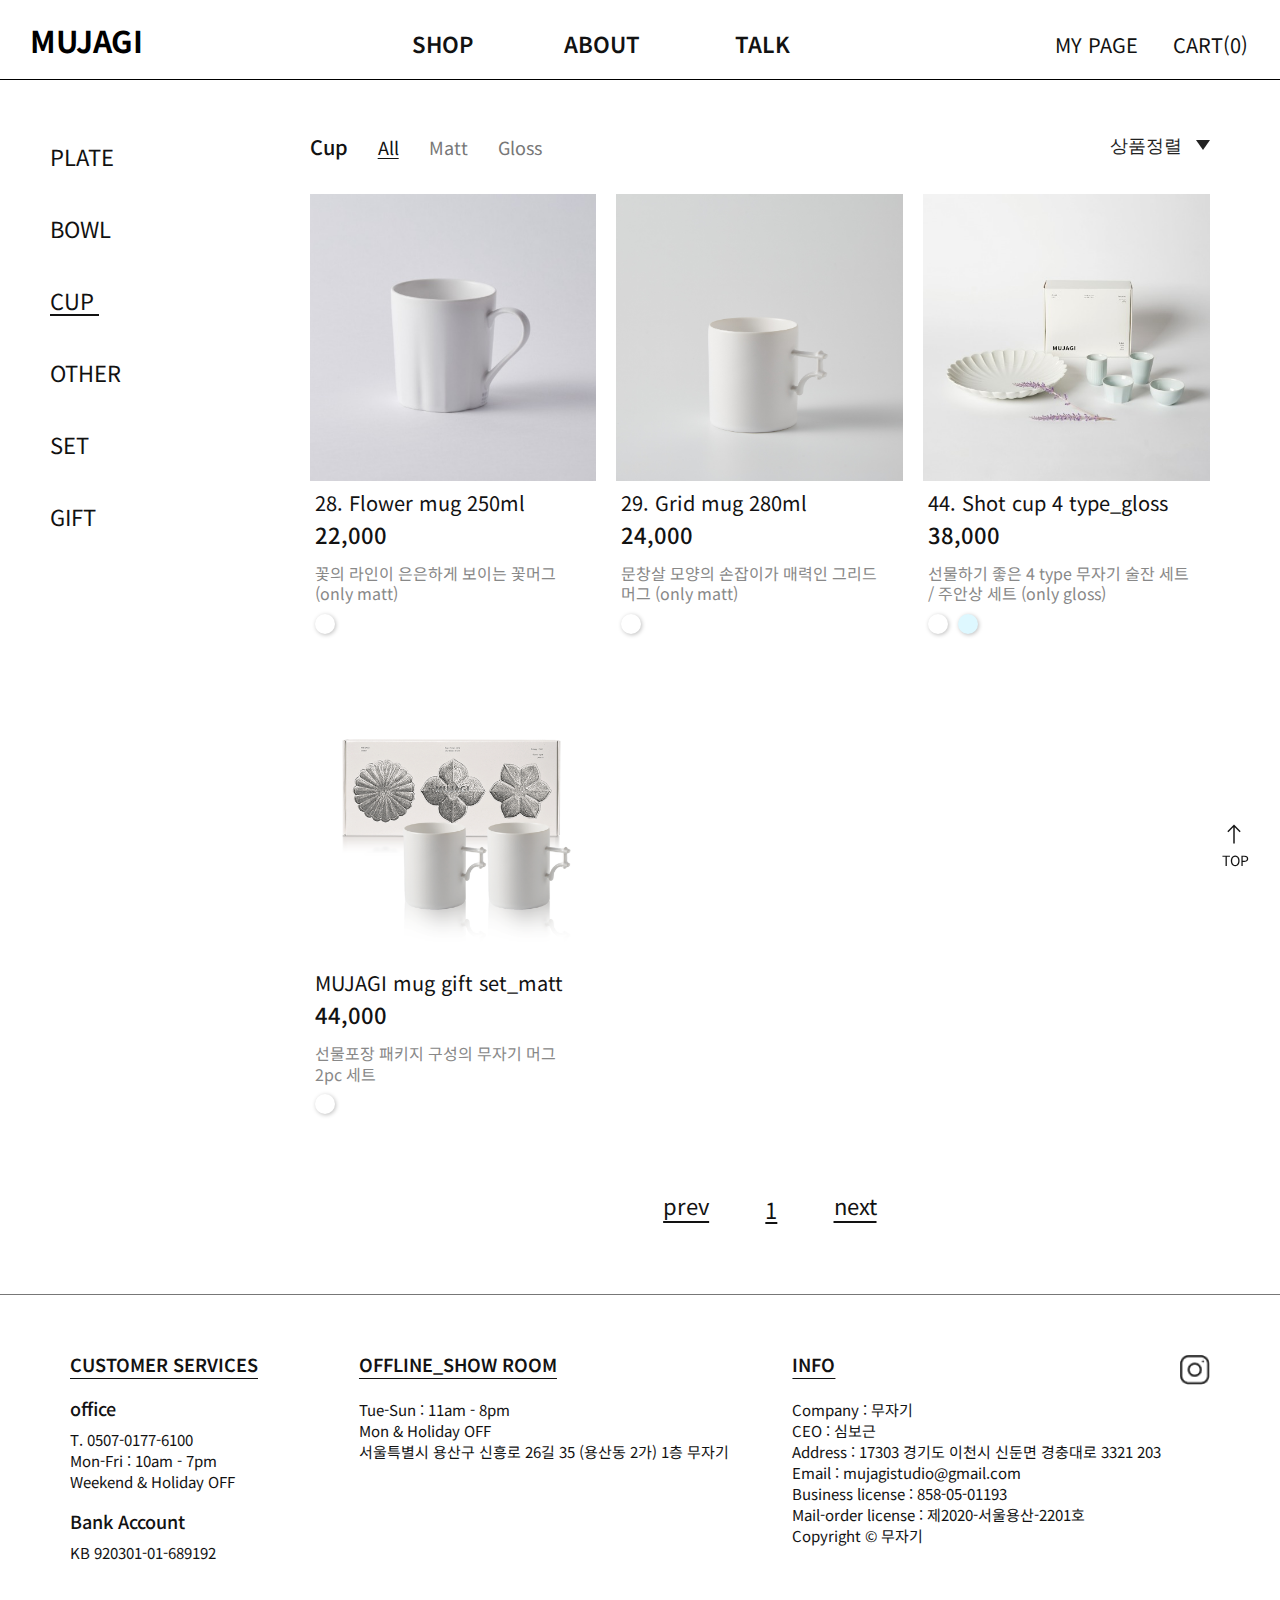
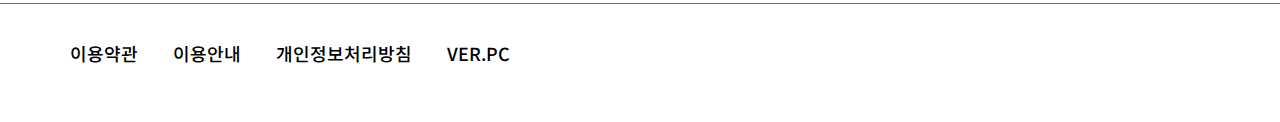
<file: sub/cup.html>
<!DOCTYPE html>
<html lang="ko">
<head>
    <meta charset="UTF-8">
    <meta name="viewport" content="width=device-width, initial-scale=1.0">
    <title>CUP - MUJAGI</title>
    <link rel="icon" type="img/ico" href="../img/web_top_icon.ico">
    <link rel="icon" type="img/ico" href="img/web_top_icon.ico">
    <link rel="preconnect" href="https://fonts.googleapis.com">
    <link rel="preconnect" href="https://fonts.gstatic.com" crossorigin>
    <link href="https://fonts.googleapis.com/css2?family=Noto+Sans+KR:wght@400;500;600;700&display=swap" rel="stylesheet">
    <link href="https://fonts.googleapis.com/css?family=Material+Icons|Material+Icons+Outlined|Material+Icons+Two+Tone|Material+Icons+Round|Material+Icons+Sharp" rel="stylesheet">
    <link rel="stylesheet" href="https://fonts.googleapis.com/css2?family=Material+Symbols+Rounded:opsz,wght,FILL,GRAD@20..48,100..700,0..1,-50..200" />
    <link rel="stylesheet" href="https://fonts.googleapis.com/css2?family=Material+Symbols+Outlined:opsz,wght,FILL,GRAD@20..48,100..700,0..1,-50..200" />
    <link rel="stylesheet" href="../css/base.css">
    <link rel="stylesheet" href="../css/head_foot.css">
    <link rel="stylesheet" href="../css/product.css">
</head>
<body>
    <div id="wrap">
        <header id="header">
            <div class="h_top">
                <p class="logo"><a href="../index.html">MUJAGI</a></p>
                <div class="h01_left">
                    <div class="h01_shop">
                        <h5>SHOP</h5>
                        <div class="h01_depth">
                            <ul>
                                <li><a href="plate.html">PLATE</a></li>
                                <li><a href="bowl.html">BOWL</a></li>
                                <li><a href="cup.html">CUP</a></li>
                                <li><a href="other.html">OTHER</a></li>
                                <li><a href="set.html">SET</a></li>
                                <li><a href="gift.html">GIFT</a></li>
                            </ul>
                        </div>
                    </div>
                    <div class="h01_about">
                        <h5>ABOUT</h5>
                    </div>
                    <div class="h01_talk">
                        <h5>TALK</h5> 
                        <div class="h01_depth">
                            <ul>
                                <li><a href="">NOTICE</a></li>
                                <li><a href="">Q&A</a></li>
                                <li><a href="">REVIEW</a></li>
                            </ul>
                        </div>
                    </div>
                </div>
                <div class="h01_right">
                    <div class="h01_mypage">
                        <h5>MY PAGE</h5>
                        <div class="h01_depth">
                            <ul>
                                <li><a href="">LOGIN</a></li>
                                <li><a href="">REGISTER</a></li>
                                <li><a href="">MY ACCOUNT</a></li>
                            </ul>
                        </div>
                    </div>
                    <div class="h01_cart">
                        <h5><a href="">CART(<span>0</span>)</a></h5>
                    </div>
                </div>
                <div class="h_02">
                    <div class="h02_btn">
                        <span class="material-symbols-outlined">
                            menu
                        </span>
                    </div>
                    <div class="h02_side">
                        <div>
                            <div class="h02_list">
                                <h5>SHOP</h5>
                                <ul>
                                    <li><a href="plate.html">PLATE</a></li>
                                    <li><a href="bowl.html">BOWL</a></li>
                                    <li><a href="cup.html">CUP</a></li>
                                    <li><a href="other.html">OTHER</a></li>
                                    <li><a href="set.html">SET</a></li>
                                    <li><a href="gift.html">GIFT</a></li>
                                </ul>
                            </div>
                            <div class="h02_list">
                                <h5>ABOUT</h5>
                            </div>
                            <div class="h02_list">
                                <h5>TALK</h5>
                                <ul>
                                    <li><a href="">NOTICE</a></li>
                                    <li><a href="">Q&A</a></li>
                                    <li><a href="">REVIEW</a></li>
                                </ul>
                            </div>
                            <div class="h02_list">
                                <h5>MYPAGE</h5>
                                <ul>
                                    <li><a href="">LOGIN</a></li>
                                    <li><a href="">REGISTER</a></li>
                                    <li><a href="">MY ACCOUNT</a></li> 
                                    <li><a href="">CART(<span>0</span>)</a></li>
                                </ul>
                            </div>
                        </div>
                        <span class="material-symbols-outlined h02_closeBt">
                            close
                        </span>
                    </div>
                </div>
            </div>
            <div class="goTop">
                <span class="material-symbols-outlined">
                    north
                </span>
                <p>TOP</p>
            </div>
        </header>
        <main id="main">
            <div class="m_in">
                <div id="content">
                    <div class="main_gnb">
                        <div class="m_gnb_in">
                            <p><a href="plate.html">PLATE</a></p>
                            <p><a href="bowl.html">BOWL</a></p>
                            <p><a href="cup.html" class="on">CUP</a></p>
                            <p><a href="other.html">OTHER</a></p>
                            <p><a href="set.html">SET</a></p>
                            <p><a href="gift.html">GIFT</a></p>
                        </div>
                    </div>
                    <div class="main1">
                        <div class="m1_in">
                            <div class="pd_seperate">
                                <div class="m1_size_list">
                                    <h4 class="m1_pbs">Cup</h4>
                                    <div class="m1_size">
                                        <p><a href="" class="on">All</a></p>
                                        <p><a href="">Matt</a></p>
                                        <p><a href="">Gloss</a></p>
                                    </div>
                                </div>
                                <label class="pd_array">
                                    <select name='m1pd_array'>
                                        <option value='array1' selected>상품정렬</option>
                                        <option value='array2'>신상품</option>
                                        <option value='array3'>낮은가격</option>
                                        <option value='array4'>높은가격</option>
                                        <option value='array5'>구매순</option>
                                        <option value='array6'>조회순</option>
                                    </select>
                                  </label>
                            </div>
                            <div class="m1_pd_list">
                                <div class="m1_pd m1_01"><a href="">
                                    <p class="photo">
                                        <img src="../img/cup/c1_1.jpg" alt="" class="m1_ori">
                                        <img src="../img/cup/c1_2.jpg" alt="" class="m1_hov">
                                    </p>
                                    <div class="m1_txt">
                                        <p class="m1_name">28. Flower mug 250ml</p>
                                        <p class="m1_price">22,000</p>
                                        <p class="m1_hash">꽃의 라인이 은은하게 보이는 꽃머그 (only matt)</p>
                                    </div>
                                    <div class="color_list">
                                        <p class="color1"></p>
                                    </div>
                                </a></div>
                                <div class="m1_pd m1_01"><a href="">
                                    <p class="photo">
                                        <img src="../img/cup/c2_1.jpg" alt="" class="m1_ori">
                                        <img src="../img/cup/c2_2.jpg" alt="" class="m1_hov">
                                    </p>
                                    <div class="m1_txt">
                                        <p class="m1_name">29. Grid mug 280ml</p>
                                        <p class="m1_price">24,000</p>
                                        <p class="m1_hash">문창살 모양의 손잡이가 매력인 그리드 머그 (only matt)</p>
                                    </div>
                                    <div class="color_list">
                                        <p class="color1"></p>
                                    </div>
                                </a></div>
                                <div class="m1_pd m1_02"><a href="">
                                    <p class="photo">
                                        <img src="../img/cup/c3_1.jpg" alt="" class="m1_ori">
                                        <img src="../img/cup/c3_2.jpg" alt="" class="m1_hov">
                                    </p>
                                    <div class="m1_txt">
                                        <p class="m1_name">44. Shot cup 4 type_gloss</p>
                                        <p class="m1_price">38,000</p>
                                        <p class="m1_hash">선물하기 좋은 4 type 무자기 술잔 세트 / 주안상 세트 (only gloss)</p>
                                    </div>
                                    <div class="color_list">
                                        <p class="color1"></p>
                                        <p class="color2"></p>
                                    </div>
                                </a></div>
                                <div class="m1_pd m1_01"><a href="">
                                    <p class="photo">
                                        <img src="../img/cup/c4_1.png" alt="" class="m1_ori">
                                        <img src="../img/cup/c4_2.png" alt="" class="m1_hov">
                                    </p>
                                    <div class="m1_txt">
                                        <p class="m1_name">MUJAGI mug gift set_matt</p>
                                        <p class="m1_price">44,000</p>
                                        <p class="m1_hash">선물포장 패키지 구성의 무자기 머그 2pc 세트</p>
                                    </div>
                                    <div class="color_list">
                                        <p class="color1"></p>
                                    </div>
                                </a></div>
                            </div>
                            <div class="m1_pager">
                                <p class="prev">prev</p>
                                <div class="pager_list">
                                    <p class="on">1</p>
                                </div>
                                <p class="next">next</p>
                            </div>
                        </div>
                    </div>
                </div>
            </div>
        </main>
        <footer id="footer">
            <div class="f01">
                <div class="f1_in">
                    <div class="f_left">
                        <div class="f_cs">
                            <h5>CUSTOMER SERVICES</h5>
                            <p class="f1_office">
                                <span>office</span> <br>
                                T. 0507-0177-6100 <br>
                                Mon-Fri : 10am - 7pm <br>
                                Weekend & Holiday OFF
                            </p>
                            <p class="f1_bank">
                                <span>Bank Account</span> <br>
                                KB 920301-01-689192
                            </p>
                        </div>
                        <div class="f_off_showroom">
                            <p class="off_title">Offline_show room</p>
                            <p>
                                Tue-Sun : 11am - 8pm <br>
                                Mon & Holiday OFF <br>
                                서울특별시 용산구 신흥로 26길 35 (용산동 2가) 1층 무자기
                            </p>
                        </div>
                    </div>
                    <div class="f_right">
                        <h5>INFO</h5>
                        <p>
                            Company : 무자기 <br>
                            CEO : 심보근 <br>
                            Address : 17303 경기도 이천시 신둔면 경충대로 3321 203 <br>
                            Email : mujagistudio@gmail.com <br>
                            Business license : 858-05-01193 <br>
                            Mail-order license : 제2020-서울용산-2201호 <br>
                            Copyright © 무자기
                        </p>
                    </div>
                    <p class="sns_insta"><a href="https://www.instagram.com/mujagi_official/">INSTA</a></p>
                </div>
            </div>
            <div class="f02">
                <div class="f2_in">
                    <ul>
                        <li><a href="">이용약관</a></li>
                        <li><a href="">이용안내</a></li>
                        <li><a href="">개인정보처리방침</a></li>
                        <li><a href="">VER.PC</a></li>
                    </ul>
                </div>
            </div>
        </footer>
    </div>
    <script src="https://ajax.googleapis.com/ajax/libs/jquery/1.12.4/jquery.min.js"></script>
    <script defer src="../js/common.js"></script>
    <script defer src="../js/sub.js"></script>
</body>
</html>
</file>
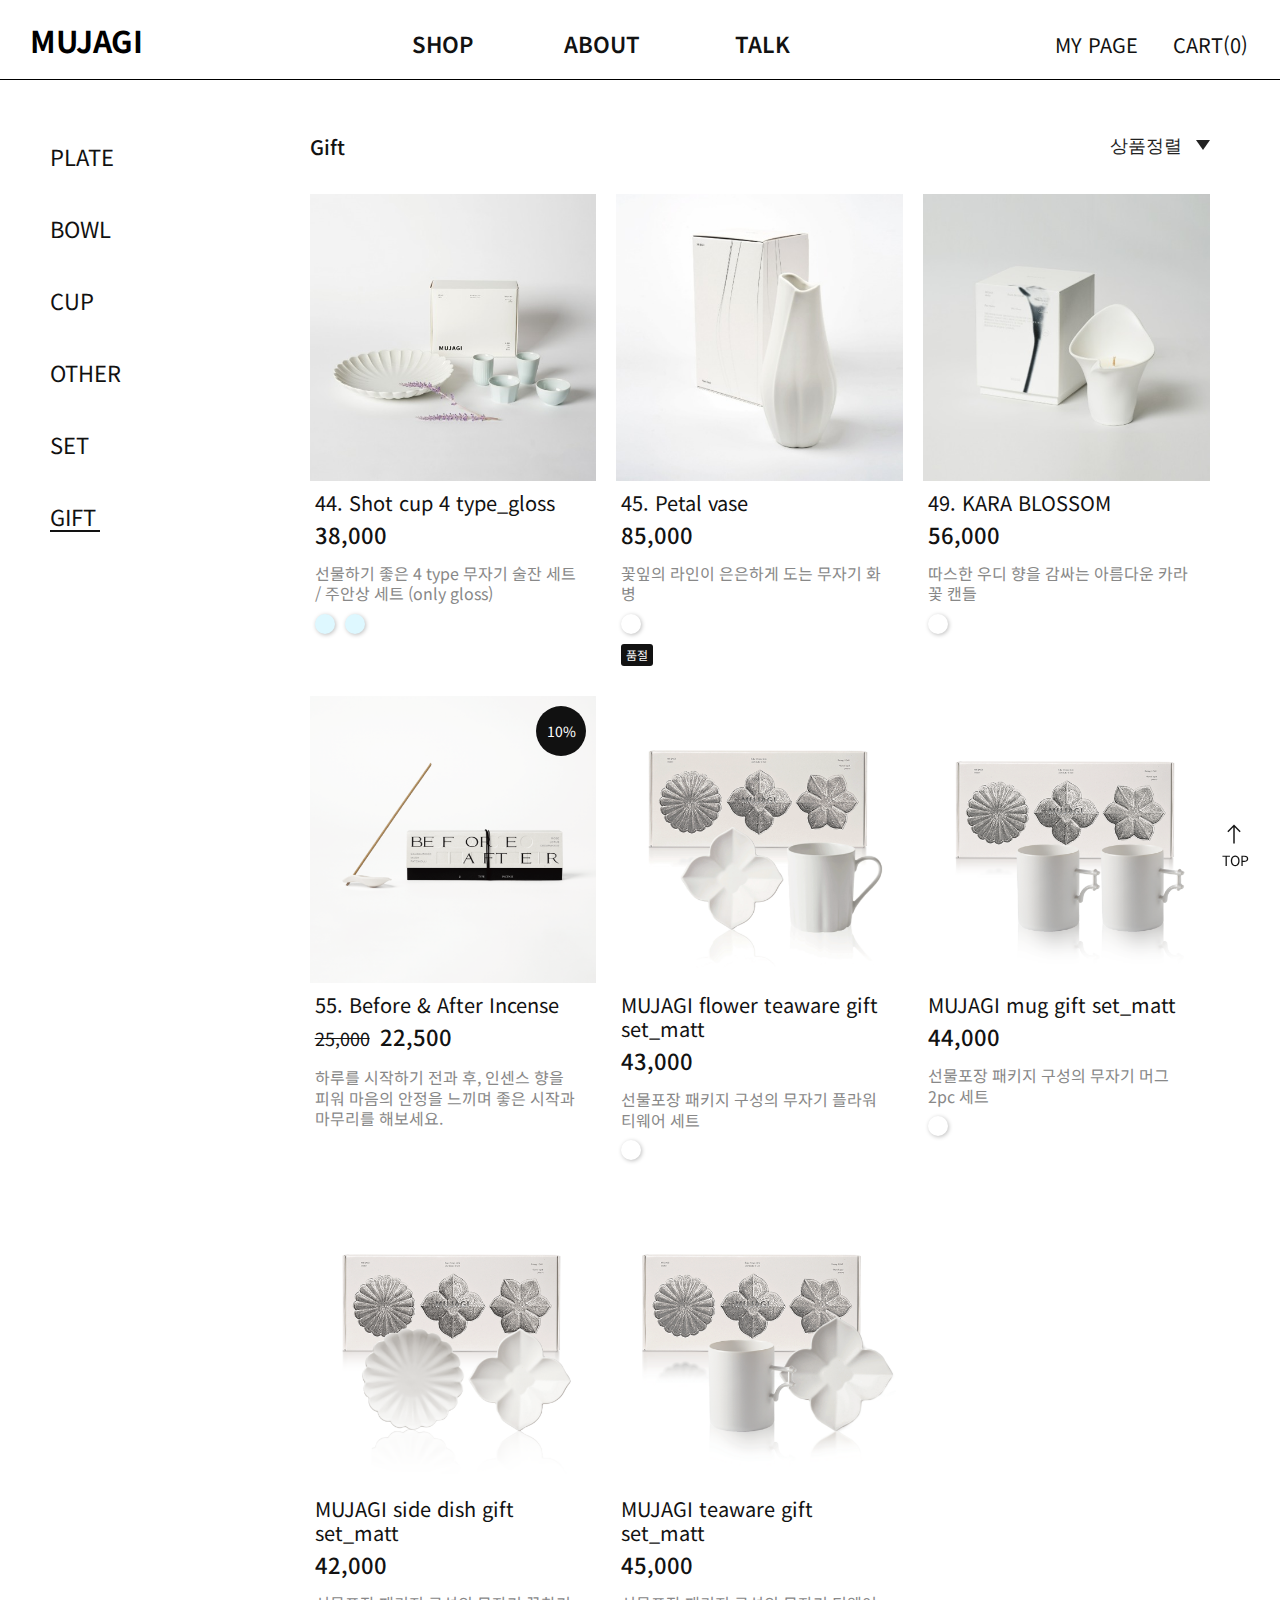
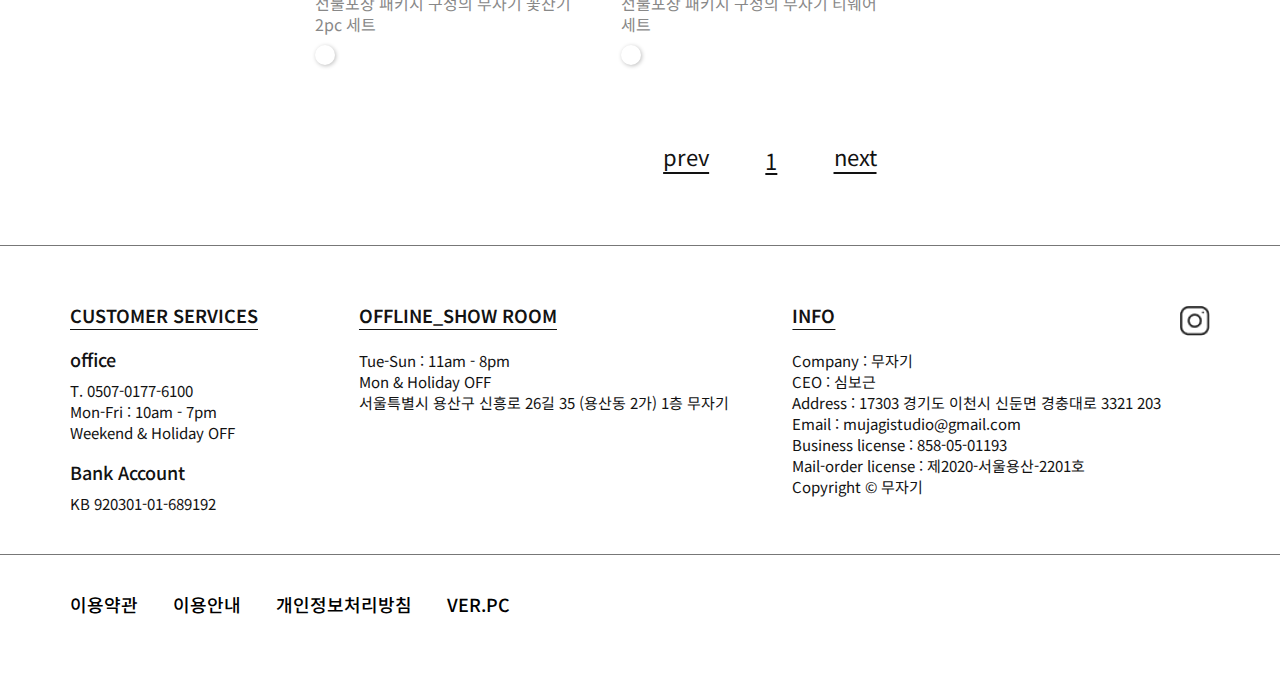
<file: sub/gift.html>
<!DOCTYPE html>
<html lang="ko">
<head>
    <meta charset="UTF-8">
    <meta name="viewport" content="width=device-width, initial-scale=1.0">
    <title>GIFT - MUJAGI</title>
    <link rel="icon" type="img/ico" href="../img/web_top_icon.ico">
    <link rel="icon" type="img/ico" href="img/web_top_icon.ico">
    <link rel="preconnect" href="https://fonts.googleapis.com">
    <link rel="preconnect" href="https://fonts.gstatic.com" crossorigin>
    <link href="https://fonts.googleapis.com/css2?family=Noto+Sans+KR:wght@400;500;600;700&display=swap" rel="stylesheet">
    <link href="https://fonts.googleapis.com/css?family=Material+Icons|Material+Icons+Outlined|Material+Icons+Two+Tone|Material+Icons+Round|Material+Icons+Sharp" rel="stylesheet">
    <link rel="stylesheet" href="https://fonts.googleapis.com/css2?family=Material+Symbols+Rounded:opsz,wght,FILL,GRAD@20..48,100..700,0..1,-50..200" />
    <link rel="stylesheet" href="https://fonts.googleapis.com/css2?family=Material+Symbols+Outlined:opsz,wght,FILL,GRAD@20..48,100..700,0..1,-50..200" />
    <link rel="stylesheet" href="../css/base.css">
    <link rel="stylesheet" href="../css/head_foot.css">
    <link rel="stylesheet" href="../css/product.css">
</head>
<body>
    <div id="wrap">
        <header id="header">
            <div class="h_top">
                <p class="logo"><a href="../index.html">MUJAGI</a></p>
                <div class="h01_left">
                    <div class="h01_shop">
                        <h5>SHOP</h5>
                        <div class="h01_depth">
                            <ul>
                                <li><a href="plate.html">PLATE</a></li>
                                <li><a href="bowl.html">BOWL</a></li>
                                <li><a href="cup.html">CUP</a></li>
                                <li><a href="other.html">OTHER</a></li>
                                <li><a href="set.html">SET</a></li>
                                <li><a href="gift.html">GIFT</a></li>
                            </ul>
                        </div>
                    </div>
                    <div class="h01_about">
                        <h5>ABOUT</h5>
                    </div>
                    <div class="h01_talk">
                        <h5>TALK</h5> 
                        <div class="h01_depth">
                            <ul>
                                <li><a href="">NOTICE</a></li>
                                <li><a href="">Q&A</a></li>
                                <li><a href="">REVIEW</a></li>
                            </ul>
                        </div>
                    </div>
                </div>
                <div class="h01_right">
                    <div class="h01_mypage">
                        <h5>MY PAGE</h5>
                        <div class="h01_depth">
                            <ul>
                                <li><a href="">LOGIN</a></li>
                                <li><a href="">REGISTER</a></li>
                                <li><a href="">MY ACCOUNT</a></li>
                            </ul>
                        </div>
                    </div>
                    <div class="h01_cart">
                        <h5><a href="">CART(<span>0</span>)</a></h5>
                    </div>
                </div>
                <div class="h_02">
                    <div class="h02_btn">
                        <span class="material-symbols-outlined">
                            menu
                        </span>
                    </div>
                    <div class="h02_side">
                        <div>
                            <div class="h02_list">
                                <h5>SHOP</h5>
                                <ul>
                                    <li><a href="plate.html">PLATE</a></li>
                                    <li><a href="bowl.html">BOWL</a></li>
                                    <li><a href="cup.html">CUP</a></li>
                                    <li><a href="other.html">OTHER</a></li>
                                    <li><a href="set.html">SET</a></li>
                                    <li><a href="gift.html">GIFT</a></li>
                                </ul>
                            </div>
                            <div class="h02_list">
                                <h5>ABOUT</h5>
                            </div>
                            <div class="h02_list">
                                <h5>TALK</h5>
                                <ul>
                                    <li><a href="">NOTICE</a></li>
                                    <li><a href="">Q&A</a></li>
                                    <li><a href="">REVIEW</a></li>
                                </ul>
                            </div>
                            <div class="h02_list">
                                <h5>MYPAGE</h5>
                                <ul>
                                    <li><a href="">LOGIN</a></li>
                                    <li><a href="">REGISTER</a></li>
                                    <li><a href="">MY ACCOUNT</a></li> 
                                    <li><a href="">CART(<span>0</span>)</a></li>
                                </ul>
                            </div>
                        </div>
                        <span class="material-symbols-outlined h02_closeBt">
                            close
                        </span>
                    </div>
                </div>
            </div>
            <div class="goTop">
                <span class="material-symbols-outlined">
                    north
                </span>
                <p>TOP</p>
            </div>
        </header>
        <main id="main">
            <div class="m_in">
                <div id="content">
                    <div class="main_gnb">
                        <div class="m_gnb_in">
                            <p><a href="plate.html">PLATE</a></p>
                            <p><a href="bowl.html">BOWL</a></p>
                            <p><a href="cup.html">CUP</a></p>
                            <p><a href="other.html">OTHER</a></p>
                            <p><a href="set.html">SET</a></p>
                            <p><a href="gift.html" class="on">GIFT</a></p>
                        </div>
                    </div>
                    <div class="main1">
                        <div class="m1_in">
                            <div class="pd_seperate">
                                <div class="m1_size_list">
                                    <h4 class="m1_pbs">Gift</h4>
                                </div>
                                <label class="pd_array">
                                    <select name='m1pd_array'>
                                        <option value='array1' selected>상품정렬</option>
                                        <option value='array2'>신상품</option>
                                        <option value='array3'>낮은가격</option>
                                        <option value='array4'>높은가격</option>
                                        <option value='array5'>구매순</option>
                                        <option value='array6'>조회순</option>
                                    </select>
                                  </label>
                            </div>
                            <div class="m1_pd_list">
                                <div class="m1_pd"><a href="">
                                    <p class="photo">
                                        <img src="../img/gift/g01_1.jpg" alt="" class="m1_ori">
                                        <img src="../img/gift/g01_2.jpg" alt="" class="m1_hov">
                                    </p>
                                    <div class="m1_txt">
                                        <p class="m1_name">44. Shot cup 4 type_gloss</p>
                                        <p class="m1_price">38,000</p>
                                        <p class="m1_hash">선물하기 좋은 4 type 무자기 술잔 세트 / 주안상 세트 (only gloss)</p>
                                    </div>
                                    <div class="color_list">
                                        <p class="color2"></p>
                                        <p class="color2"></p>
                                    </div>
                                </a></div>
                                <div class="m1_pd"><a href="">
                                    <p class="photo">
                                        <img src="../img/gift/g02_1.jpg" alt="" class="m1_ori">
                                        <img src="../img/gift/g02_2.jpg" alt="" class="m1_hov">
                                    </p>
                                    <div class="m1_txt">
                                        <p class="m1_name">45. Petal vase</p>
                                        <p class="m1_price">85,000</p>
                                        <p class="m1_hash">꽃잎의 라인이 은은하게 도는 무자기 화병</p>
                                    </div>
                                    <div class="color_list">
                                        <p class="color1"></p>
                                    </div>
                                    <div class="soldout"><p>품절</p></div>
                                </a></div>
                                <div class="m1_pd"><a href="">
                                    <p class="photo">
                                        <img src="../img/gift/g03_1.jpg" alt="" class="m1_ori">
                                        <img src="../img/gift/g03_2.png" alt="" class="m1_hov">
                                    </p>
                                    <div class="m1_txt">
                                        <p class="m1_name">49. KARA BLOSSOM</p>
                                        <p class="m1_price">56,000</p>
                                        <p class="m1_hash">따스한 우디 향을 감싸는 아름다운 카라 꽃 캔들</p>
                                    </div>
                                    <div class="color_list">
                                        <p class="color1"></p>
                                    </div>
                                </a></div>
                                <div class="m1_pd sale dot10"><a href="">
                                    <p class="photo">
                                        <img src="../img/gift/g04_1.png" alt="" class="m1_ori">
                                        <img src="../img/gift/g04_2.png" alt="" class="m1_hov">
                                    </p>
                                    <div class="m1_txt">
                                        <p class="m1_name">55. Before & After Incense</p>
                                        <p class="m1_price"><span>25,000</span>22,500</p>
                                        <p class="m1_hash">하루를 시작하기 전과 후, 인센스 향을 피워 마음의 안정을 느끼며 좋은 시작과 마무리를 해보세요.</p>
                                    </div>
                                </a></div>
                                <div class="m1_pd"><a href="">
                                    <p class="photo">
                                        <img src="../img/gift/g05_1.png" alt="" class="m1_ori">
                                        <img src="../img/gift/g05_2.png" alt="" class="m1_hov">
                                    </p>
                                    <div class="m1_txt">
                                        <p class="m1_name">MUJAGI flower teaware gift set_matt</p>
                                        <p class="m1_price">43,000</p>
                                        <p class="m1_hash">선물포장 패키지 구성의 무자기 플라워 티웨어 세트</p>
                                    </div>
                                    <div class="color_list">
                                        <p class="color1"></p>
                                    </div>
                                </a></div>
                                <div class="m1_pd"><a href="">
                                    <p class="photo">
                                        <img src="../img/gift/g06_1.png" alt="" class="m1_ori">
                                        <img src="../img/gift/g06_2.png" alt="" class="m1_hov">
                                    </p>
                                    <div class="m1_txt">
                                        <p class="m1_name">MUJAGI mug gift set_matt</p>
                                        <p class="m1_price">44,000</p>
                                        <p class="m1_hash">선물포장 패키지 구성의 무자기 머그 2pc 세트</p>
                                    </div>
                                    <div class="color_list">
                                        <p class="color1"></p>
                                    </div>
                                </a></div>
                                <div class="m1_pd"><a href="">
                                    <p class="photo">
                                        <img src="../img/gift/g07_1.png" alt="" class="m1_ori">
                                        <img src="../img/gift/g07_2.jpg" alt="" class="m1_hov">
                                    </p>
                                    <div class="m1_txt">
                                        <p class="m1_name">MUJAGI side dish gift set_matt</p>
                                        <p class="m1_price">42,000</p>
                                        <p class="m1_hash">선물포장 패키지 구성의 무자기 꽃찬기 2pc 세트</p>
                                    </div>
                                    <div class="color_list">
                                        <p class="color1"></p>
                                    </div>
                                </a></div>
                                <div class="m1_pd"><a href="">
                                    <p class="photo">
                                        <img src="../img/gift/g08_1.png" alt="" class="m1_ori">
                                        <img src="../img/gift/g08_2.png" alt="" class="m1_hov">
                                    </p>
                                    <div class="m1_txt">
                                        <p class="m1_name">MUJAGI teaware gift set_matt</p>
                                        <p class="m1_price">45,000</p>
                                        <p class="m1_hash">선물포장 패키지 구성의 무자기 티웨어 세트</p>
                                    </div>
                                    <div class="color_list">
                                        <p class="color1"></p>
                                    </div>
                                </a></div>
                            </div>
                            <div class="m1_pager">
                                <p class="prev">prev</p>
                                <div class="pager_list">
                                    <p class="on">1</p>
                                </div>
                                <p class="next">next</p>
                            </div>
                        </div>
                    </div>
                </div>
            </div>
        </main>
        <footer id="footer">
            <div class="f01">
                <div class="f1_in">
                    <div class="f_left">
                        <div class="f_cs">
                            <h5>CUSTOMER SERVICES</h5>
                            <p class="f1_office">
                                <span>office</span> <br>
                                T. 0507-0177-6100 <br>
                                Mon-Fri : 10am - 7pm <br>
                                Weekend & Holiday OFF
                            </p>
                            <p class="f1_bank">
                                <span>Bank Account</span> <br>
                                KB 920301-01-689192
                            </p>
                        </div>
                        <div class="f_off_showroom">
                            <p class="off_title">Offline_show room</p>
                            <p>
                                Tue-Sun : 11am - 8pm <br>
                                Mon & Holiday OFF <br>
                                서울특별시 용산구 신흥로 26길 35 (용산동 2가) 1층 무자기
                            </p>
                        </div>
                    </div>
                    <div class="f_right">
                        <h5>INFO</h5>
                        <p>
                            Company : 무자기 <br>
                            CEO : 심보근 <br>
                            Address : 17303 경기도 이천시 신둔면 경충대로 3321 203 <br>
                            Email : mujagistudio@gmail.com <br>
                            Business license : 858-05-01193 <br>
                            Mail-order license : 제2020-서울용산-2201호 <br>
                            Copyright © 무자기
                        </p>
                    </div>
                    <p class="sns_insta"><a href="https://www.instagram.com/mujagi_official/">INSTA</a></p>
                </div>
            </div>
            <div class="f02">
                <div class="f2_in">
                    <ul>
                        <li><a href="">이용약관</a></li>
                        <li><a href="">이용안내</a></li>
                        <li><a href="">개인정보처리방침</a></li>
                        <li><a href="">VER.PC</a></li>
                    </ul>
                </div>
            </div>
        </footer>
    </div>
    <script src="https://ajax.googleapis.com/ajax/libs/jquery/1.12.4/jquery.min.js"></script>
    <script defer src="../js/common.js"></script>
</body>
</html>
</file>
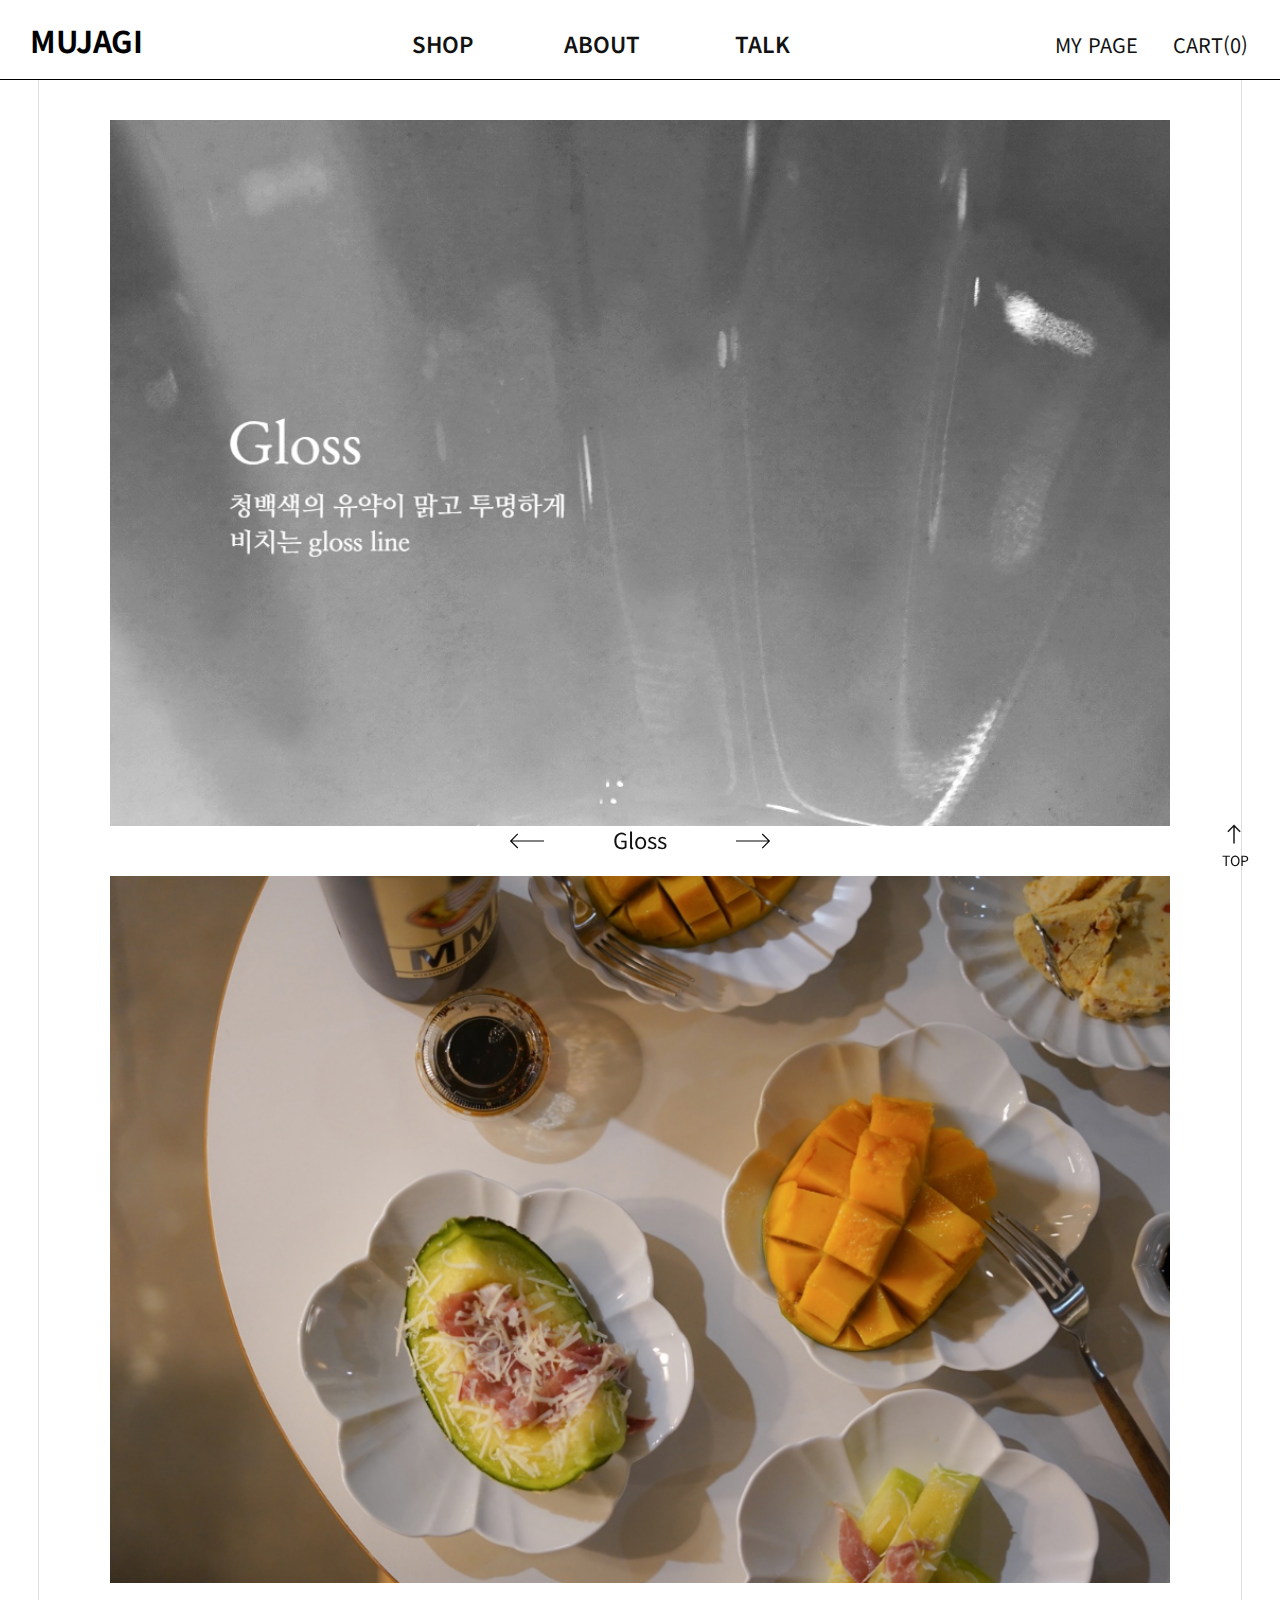
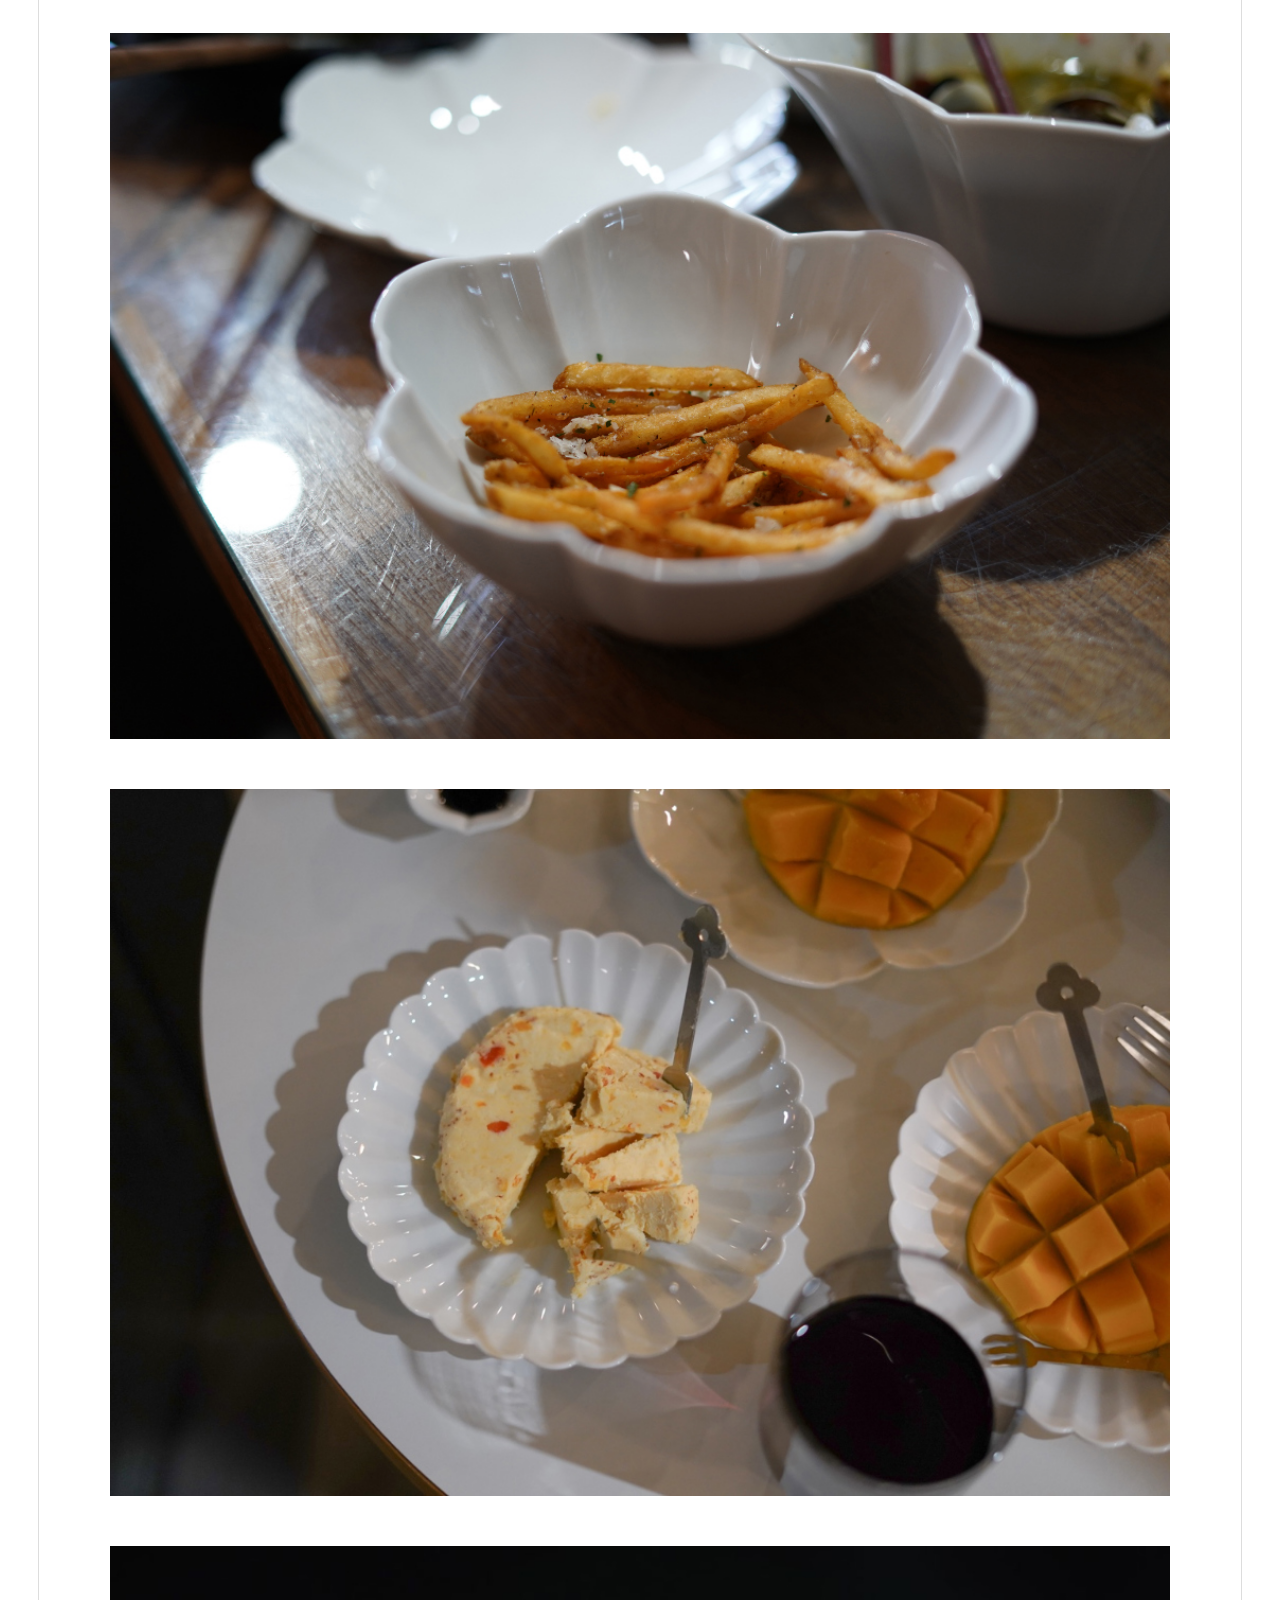
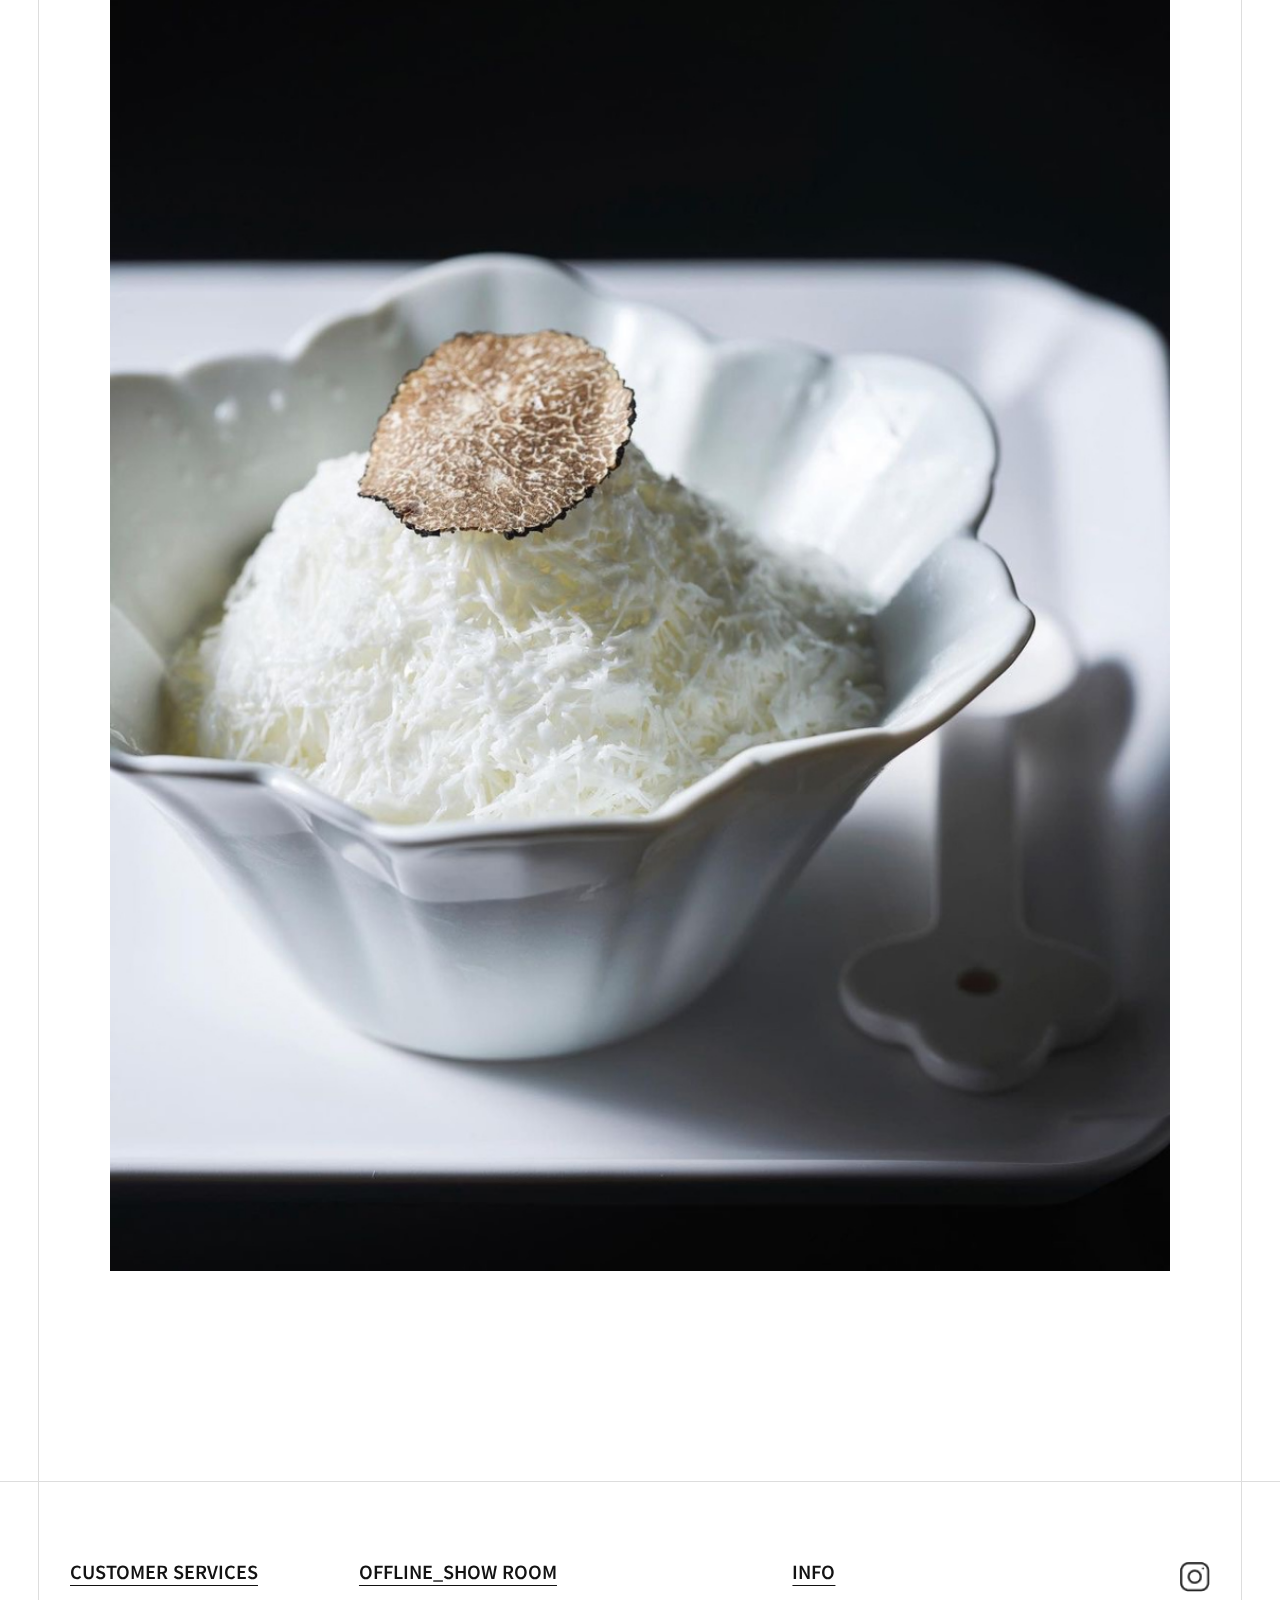
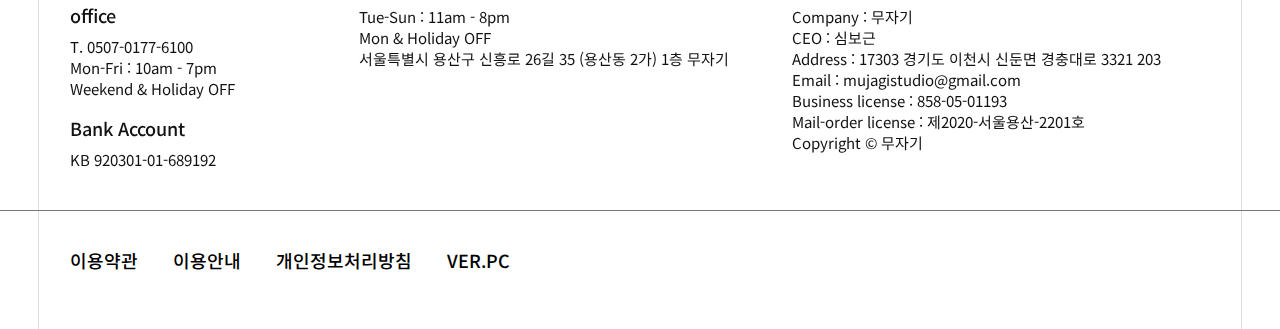
<file: sub/gloss.html>
<!DOCTYPE html>
<html lang="ko">
<head>
    <meta charset="UTF-8">
    <meta name="viewport" content="width=device-width, initial-scale=1.0">
    <title>GLOSS - MUJAGI</title>
    <link rel="icon" type="img/ico" href="../img/web_top_icon.ico">
    <link rel="icon" type="img/ico" href="img/web_top_icon.ico">
    <link rel="preconnect" href="https://fonts.googleapis.com">
    <link rel="preconnect" href="https://fonts.gstatic.com" crossorigin>
    <link href="https://fonts.googleapis.com/css2?family=Noto+Sans+KR:wght@400;500;600;700&display=swap" rel="stylesheet">
    <link href="https://fonts.googleapis.com/css?family=Material+Icons|Material+Icons+Outlined|Material+Icons+Two+Tone|Material+Icons+Round|Material+Icons+Sharp" rel="stylesheet">
    <link rel="stylesheet" href="https://fonts.googleapis.com/css2?family=Material+Symbols+Rounded:opsz,wght,FILL,GRAD@20..48,100..700,0..1,-50..200" />
    <link rel="stylesheet" href="https://fonts.googleapis.com/css2?family=Material+Symbols+Outlined:opsz,wght,FILL,GRAD@20..48,100..700,0..1,-50..200" />
    <link rel="stylesheet" href="../css/base.css">
    <link rel="stylesheet" href="../css/head_foot.css">
    <link rel="stylesheet" href="../css/gms.css">
</head>
<body>
    <div id="wrap">
        <header id="header">
            <div class="h_top">
                <p class="logo"><a href="../index.html">MUJAGI</a></p>
                <div class="h01_left">
                    <div class="h01_shop">
                        <h5>SHOP</h5>
                        <div class="h01_depth">
                            <ul>
                                <li><a href="plate.html">PLATE</a></li>
                                <li><a href="bowl.html">BOWL</a></li>
                                <li><a href="cup.html">CUP</a></li>
                                <li><a href="other.html">OTHER</a></li>
                                <li><a href="set.html">SET</a></li>
                                <li><a href="gift.html">GIFT</a></li>
                            </ul>
                        </div>
                    </div>
                    <div class="h01_about">
                        <h5>ABOUT</h5>
                    </div>
                    <div class="h01_talk">
                        <h5>TALK</h5> 
                        <div class="h01_depth">
                            <ul>
                                <li><a href="">NOTICE</a></li>
                                <li><a href="">Q&A</a></li>
                                <li><a href="">REVIEW</a></li>
                            </ul>
                        </div>
                    </div>
                </div>
                <div class="h01_right">
                    <div class="h01_mypage">
                        <h5>MY PAGE</h5>
                        <div class="h01_depth">
                            <ul>
                                <li><a href="">LOGIN</a></li>
                                <li><a href="">REGISTER</a></li>
                                <li><a href="">MY ACCOUNT</a></li>
                            </ul>
                        </div>
                    </div>
                    <div class="h01_cart">
                        <h5><a href="">CART(<span>0</span>)</a></h5>
                    </div>
                </div>
                <div class="h_02">
                    <div class="h02_btn">
                        <span class="material-symbols-outlined">
                            menu
                        </span>
                    </div>
                    <div class="h02_side">
                        <div>
                            <div class="h02_list">
                                <h5>SHOP</h5>
                                <ul>
                                    <li><a href="plate.html">PLATE</a></li>
                                    <li><a href="bowl.html">BOWL</a></li>
                                    <li><a href="cup.html">CUP</a></li>
                                    <li><a href="other.html">OTHER</a></li>
                                    <li><a href="set.html">SET</a></li>
                                    <li><a href="gift.html">GIFT</a></li>
                                </ul>
                            </div>
                            <div class="h02_list">
                                <h5>ABOUT</h5>
                            </div>
                            <div class="h02_list">
                                <h5>TALK</h5>
                                <ul>
                                    <li><a href="">NOTICE</a></li>
                                    <li><a href="">Q&A</a></li>
                                    <li><a href="">REVIEW</a></li>
                                </ul>
                            </div>
                            <div class="h02_list">
                                <h5>MYPAGE</h5>
                                <ul>
                                    <li><a href="">LOGIN</a></li>
                                    <li><a href="">REGISTER</a></li>
                                    <li><a href="">MY ACCOUNT</a></li> 
                                    <li><a href="">CART(<span>0</span>)</a></li>
                                </ul>
                            </div>
                        </div>
                        <span class="material-symbols-outlined h02_closeBt">
                            close
                        </span>
                    </div>
                </div>
            </div>
            <div class="goTop">
                <span class="material-symbols-outlined">
                    north
                </span>
                <p>TOP</p>
            </div>
        </header>
        <main id="main">
            <div class="m_in">
                <div class="gms_list">
                    <p class="photo"><img src="../img/gms/gloss_main.jpg" alt=""></p>
                    <p class="photo"><img src="../img/gms/gloss01.jpg" alt=""></p>
                    <p class="photo"><img src="../img/gms/gloss02.jpg" alt=""></p>
                    <p class="photo"><img src="../img/gms/gloss03.jpg" alt=""></p>
                    <p class="photo"><img src="../img/gms/gloss04.jpg" alt=""></p>
                </div>
                <div class="gms_pager">
                    <p class="prev"><a href="stainless.html">
                        <span class="material-symbols-outlined">
                            trending_flat
                        </span>
                    </a></p>
                    <p class="page_now">Gloss</p>
                    <p class="next"><a href="matt.html">
                        <span class="material-symbols-outlined">
                            trending_flat
                        </span>
                    </a></p>
                </div>
            </div>
        </main>
        <footer id="footer">
            <div class="f01">
                <div class="f1_in">
                    <div class="f_left">
                        <div class="f_cs">
                            <h5>CUSTOMER SERVICES</h5>
                            <p class="f1_office">
                                <span>office</span> <br>
                                T. 0507-0177-6100 <br>
                                Mon-Fri : 10am - 7pm <br>
                                Weekend & Holiday OFF
                            </p>
                            <p class="f1_bank">
                                <span>Bank Account</span> <br>
                                KB 920301-01-689192
                            </p>
                        </div>
                        <div class="f_off_showroom">
                            <p class="off_title">Offline_show room</p>
                            <p>
                                Tue-Sun : 11am - 8pm <br>
                                Mon & Holiday OFF <br>
                                서울특별시 용산구 신흥로 26길 35 (용산동 2가) 1층 무자기
                            </p>
                        </div>
                    </div>
                    <div class="f_right">
                        <h5>INFO</h5>
                        <p>
                            Company : 무자기 <br>
                            CEO : 심보근 <br>
                            Address : 17303 경기도 이천시 신둔면 경충대로 3321 203 <br>
                            Email : mujagistudio@gmail.com <br>
                            Business license : 858-05-01193 <br>
                            Mail-order license : 제2020-서울용산-2201호 <br>
                            Copyright © 무자기
                        </p>
                    </div>
                    <p class="sns_insta"><a href="https://www.instagram.com/mujagi_official/">INSTA</a></p>
                </div>
            </div>
            <div class="f02">
                <div class="f2_in">
                    <ul>
                        <li><a href="">이용약관</a></li>
                        <li><a href="">이용안내</a></li>
                        <li><a href="">개인정보처리방침</a></li>
                        <li><a href="">VER.PC</a></li>
                    </ul>
                </div>
            </div>
        </footer>
    </div>
    <script src="https://ajax.googleapis.com/ajax/libs/jquery/1.12.4/jquery.min.js"></script>
    <script defer src="../js/common.js"></script>
</body>
</html>
</file>
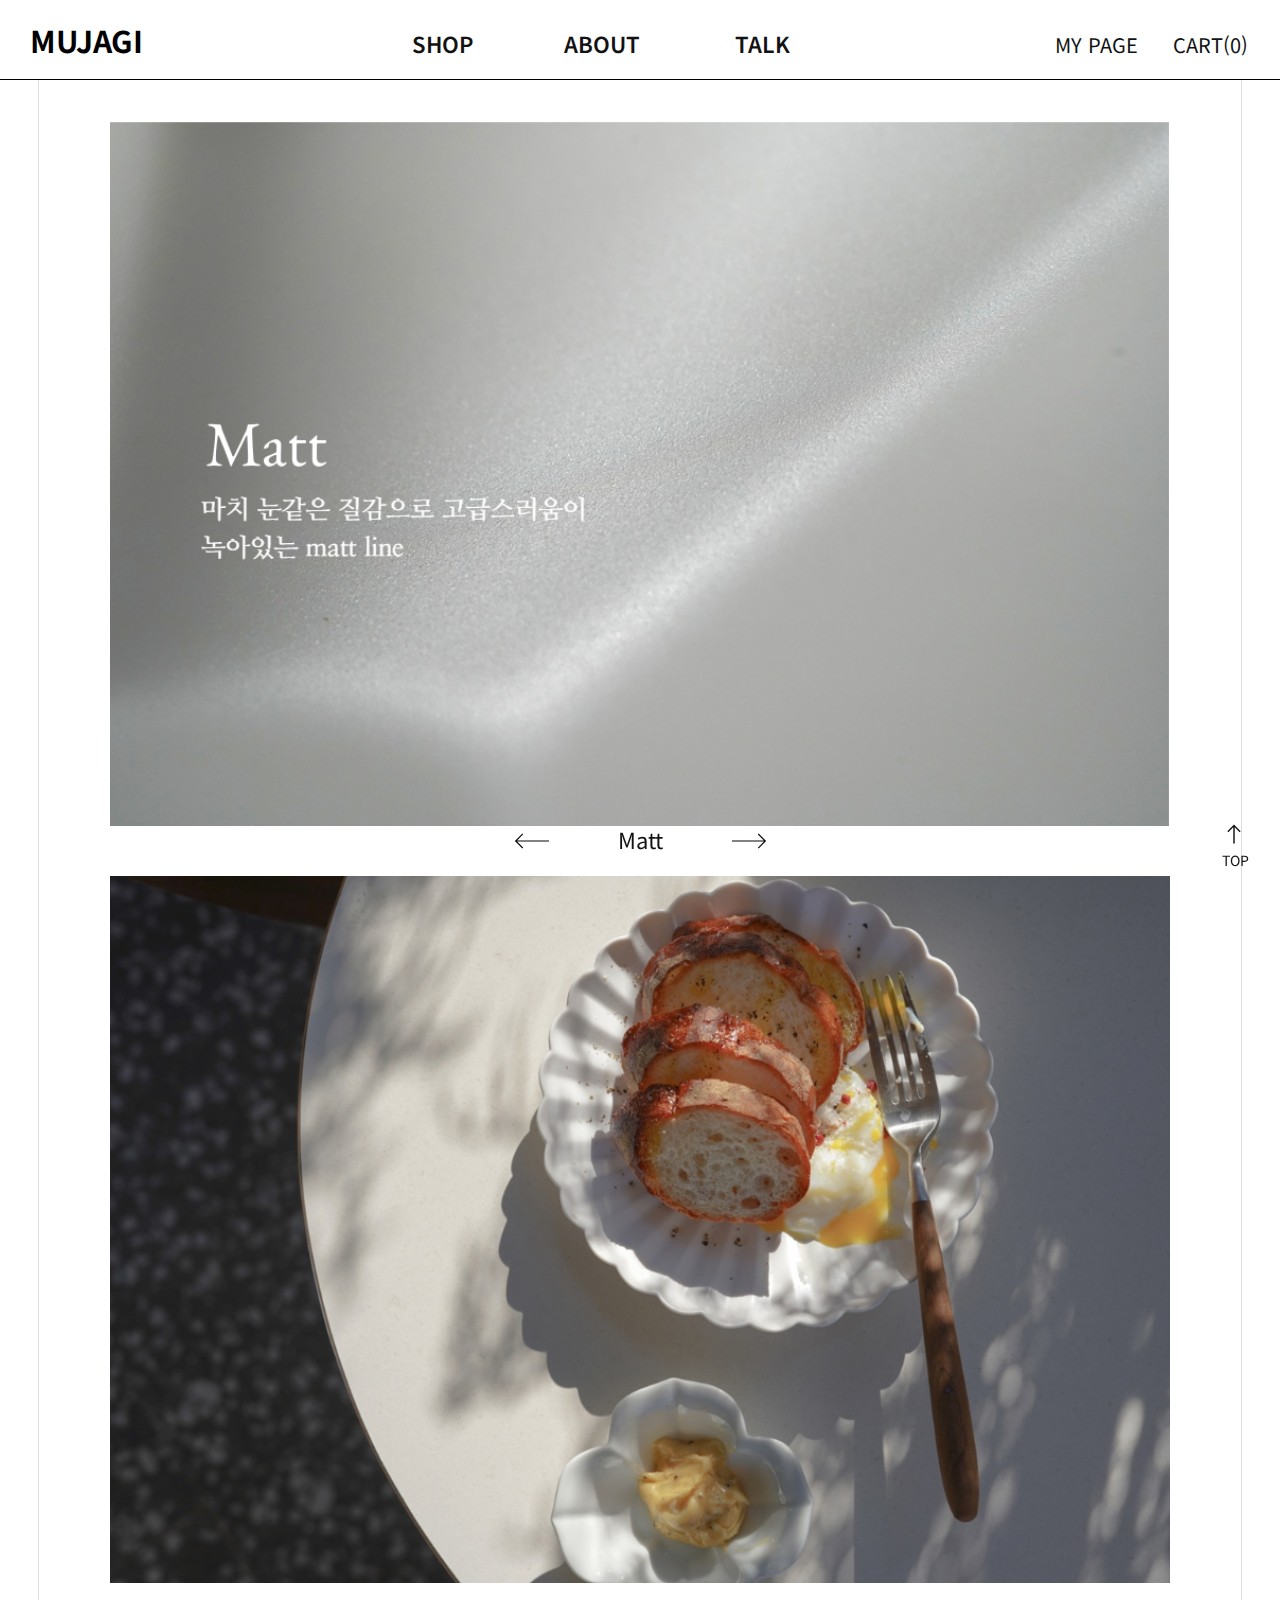
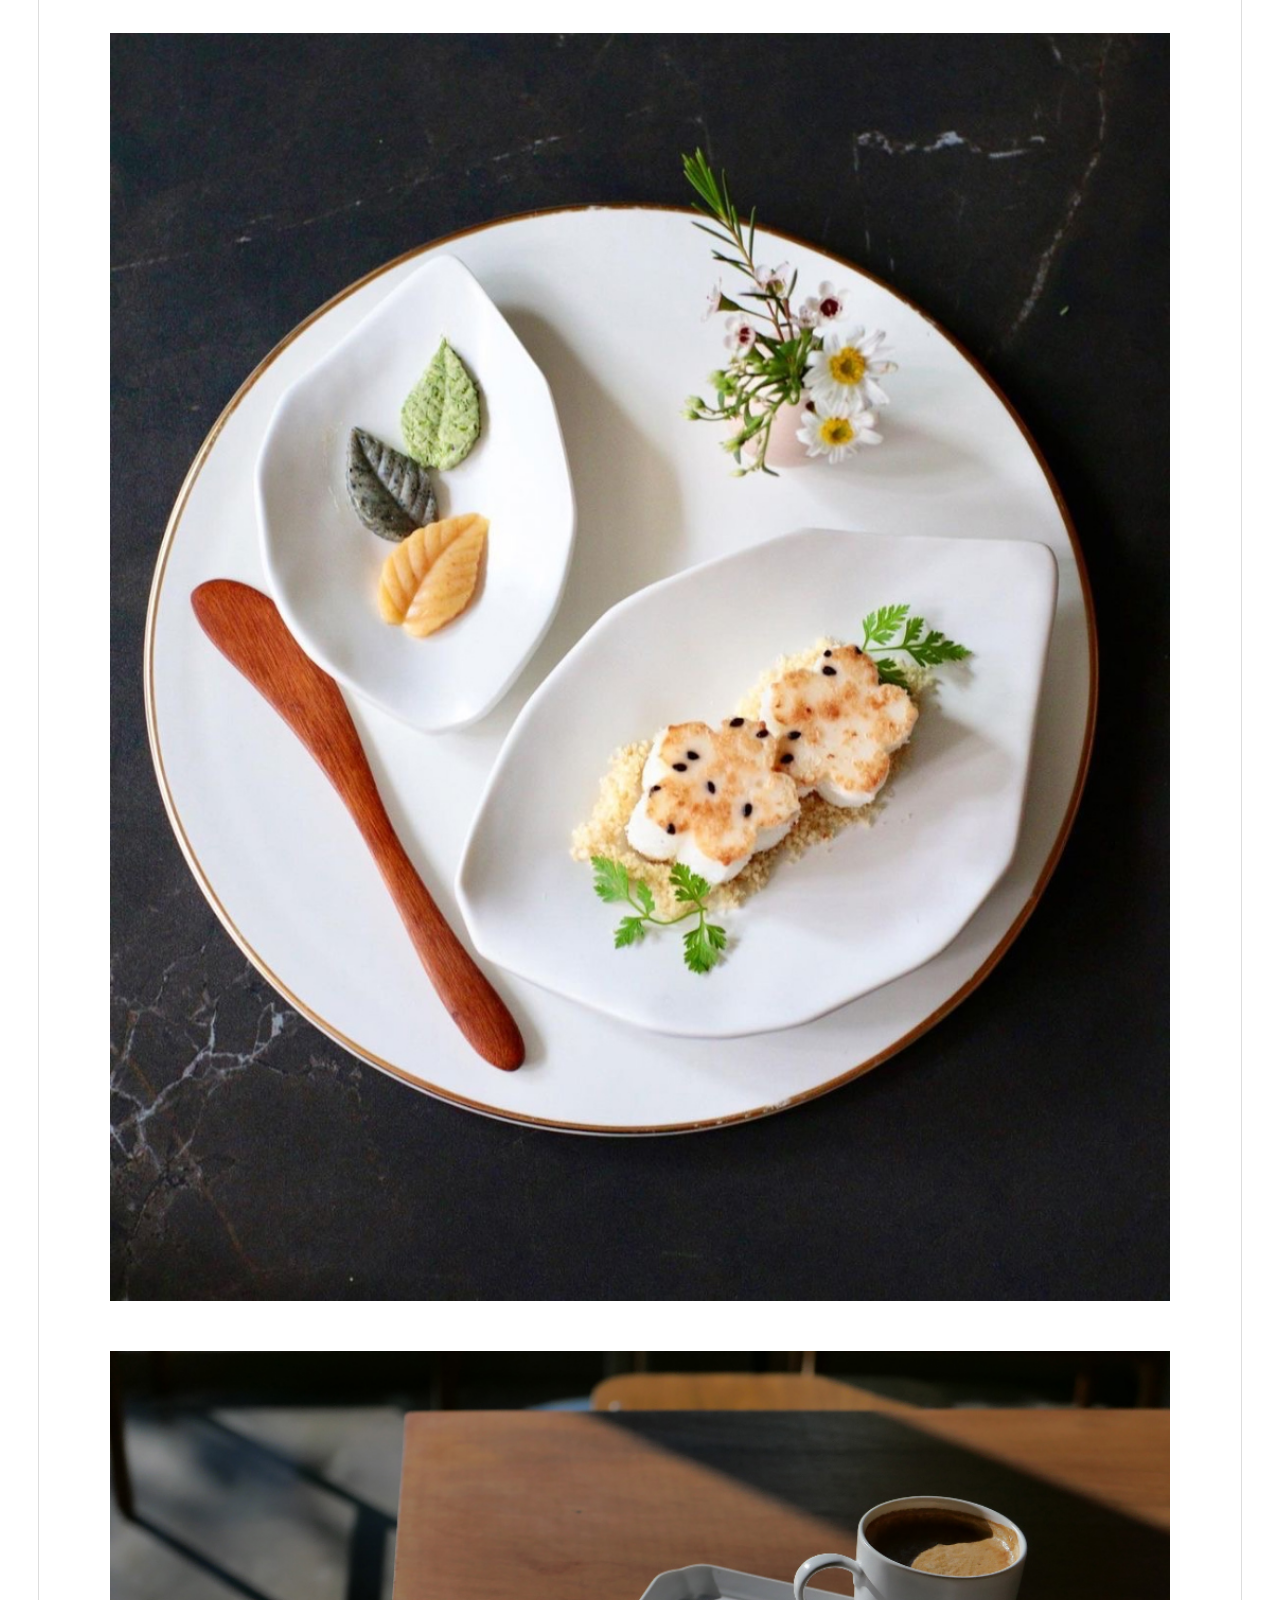
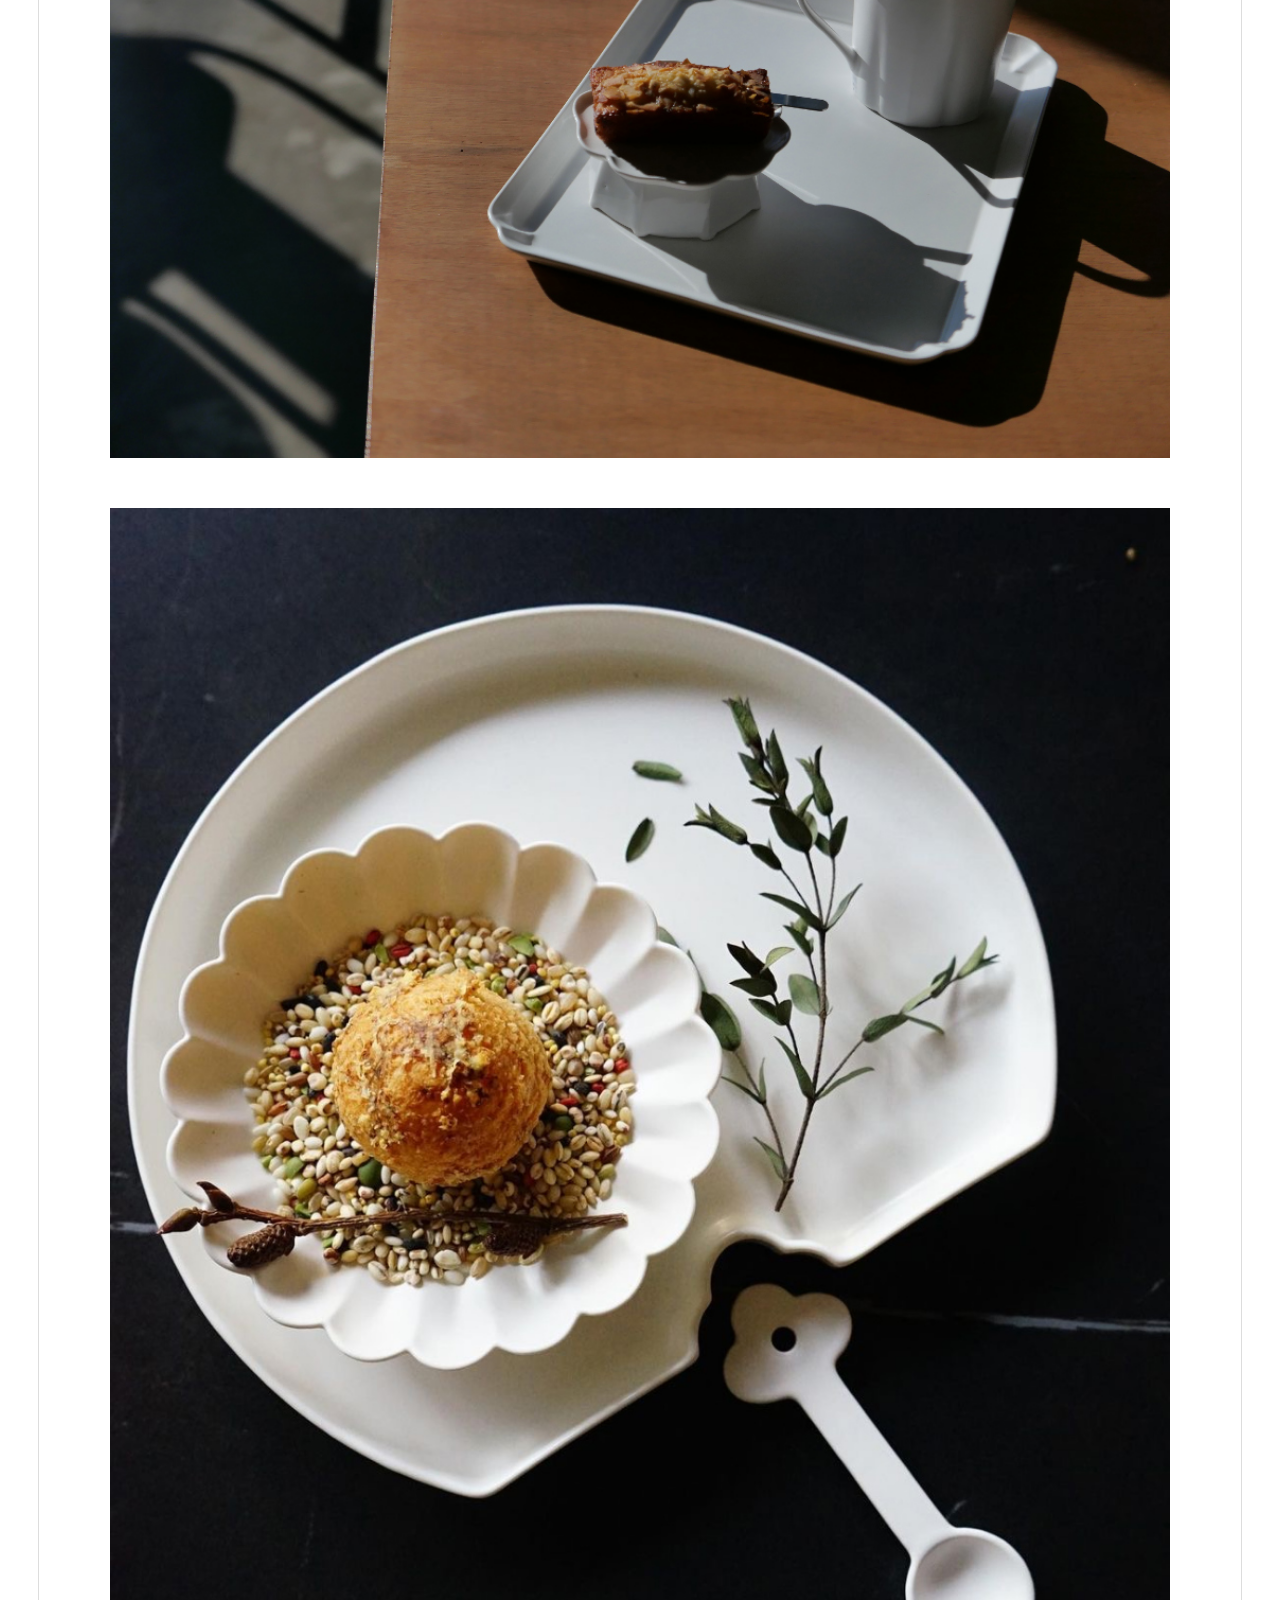
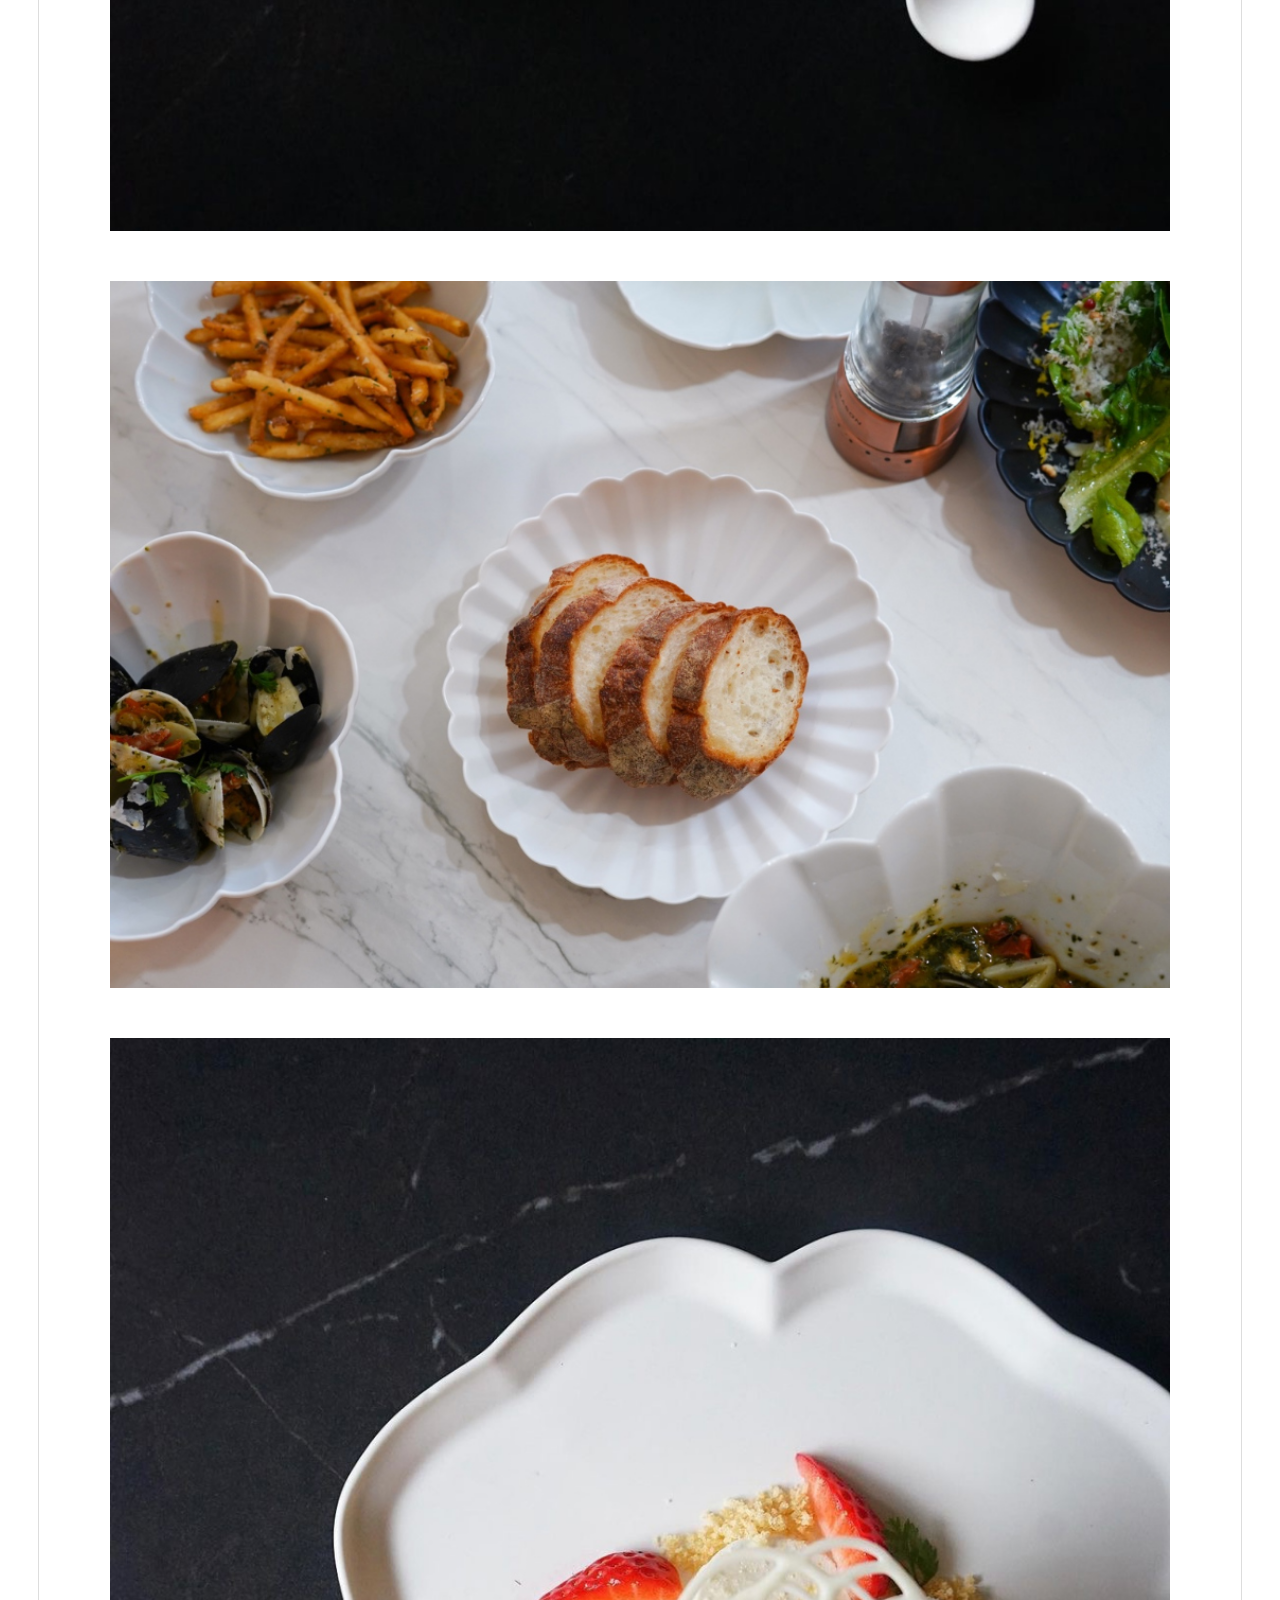
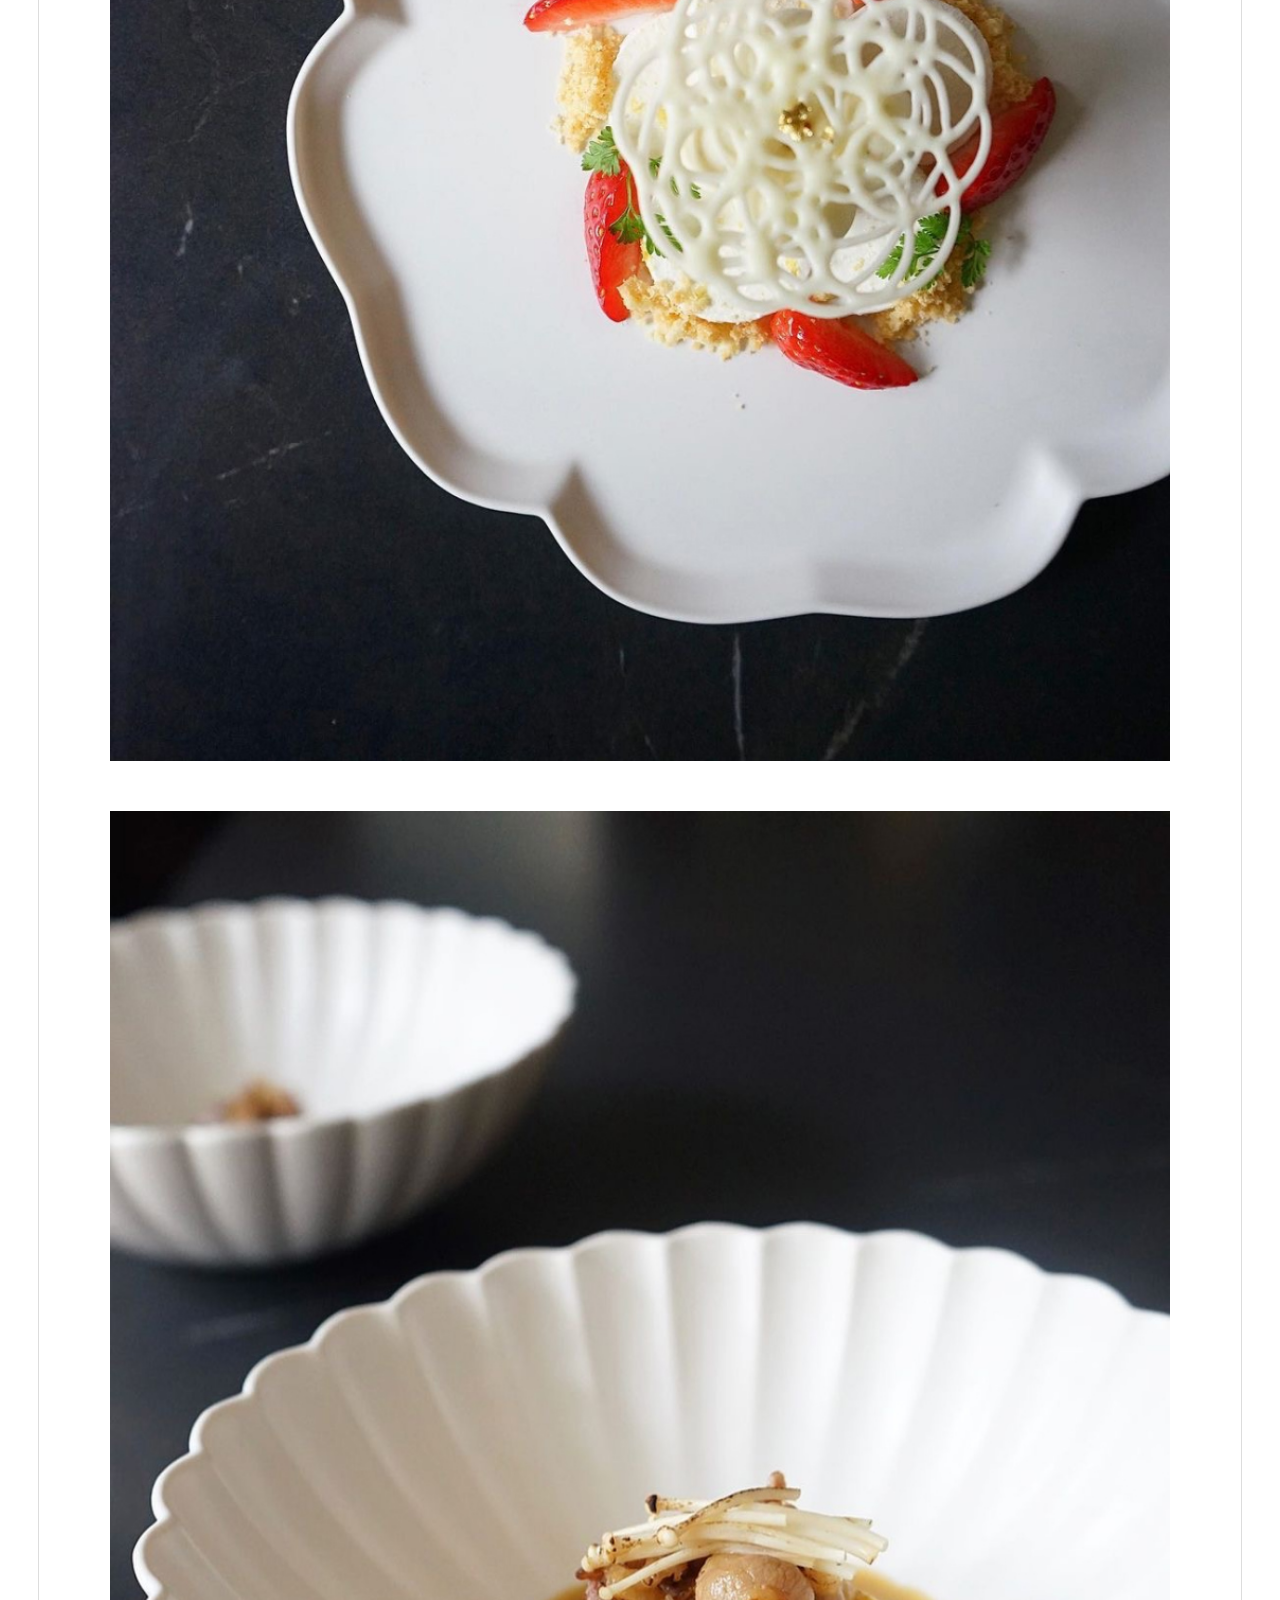
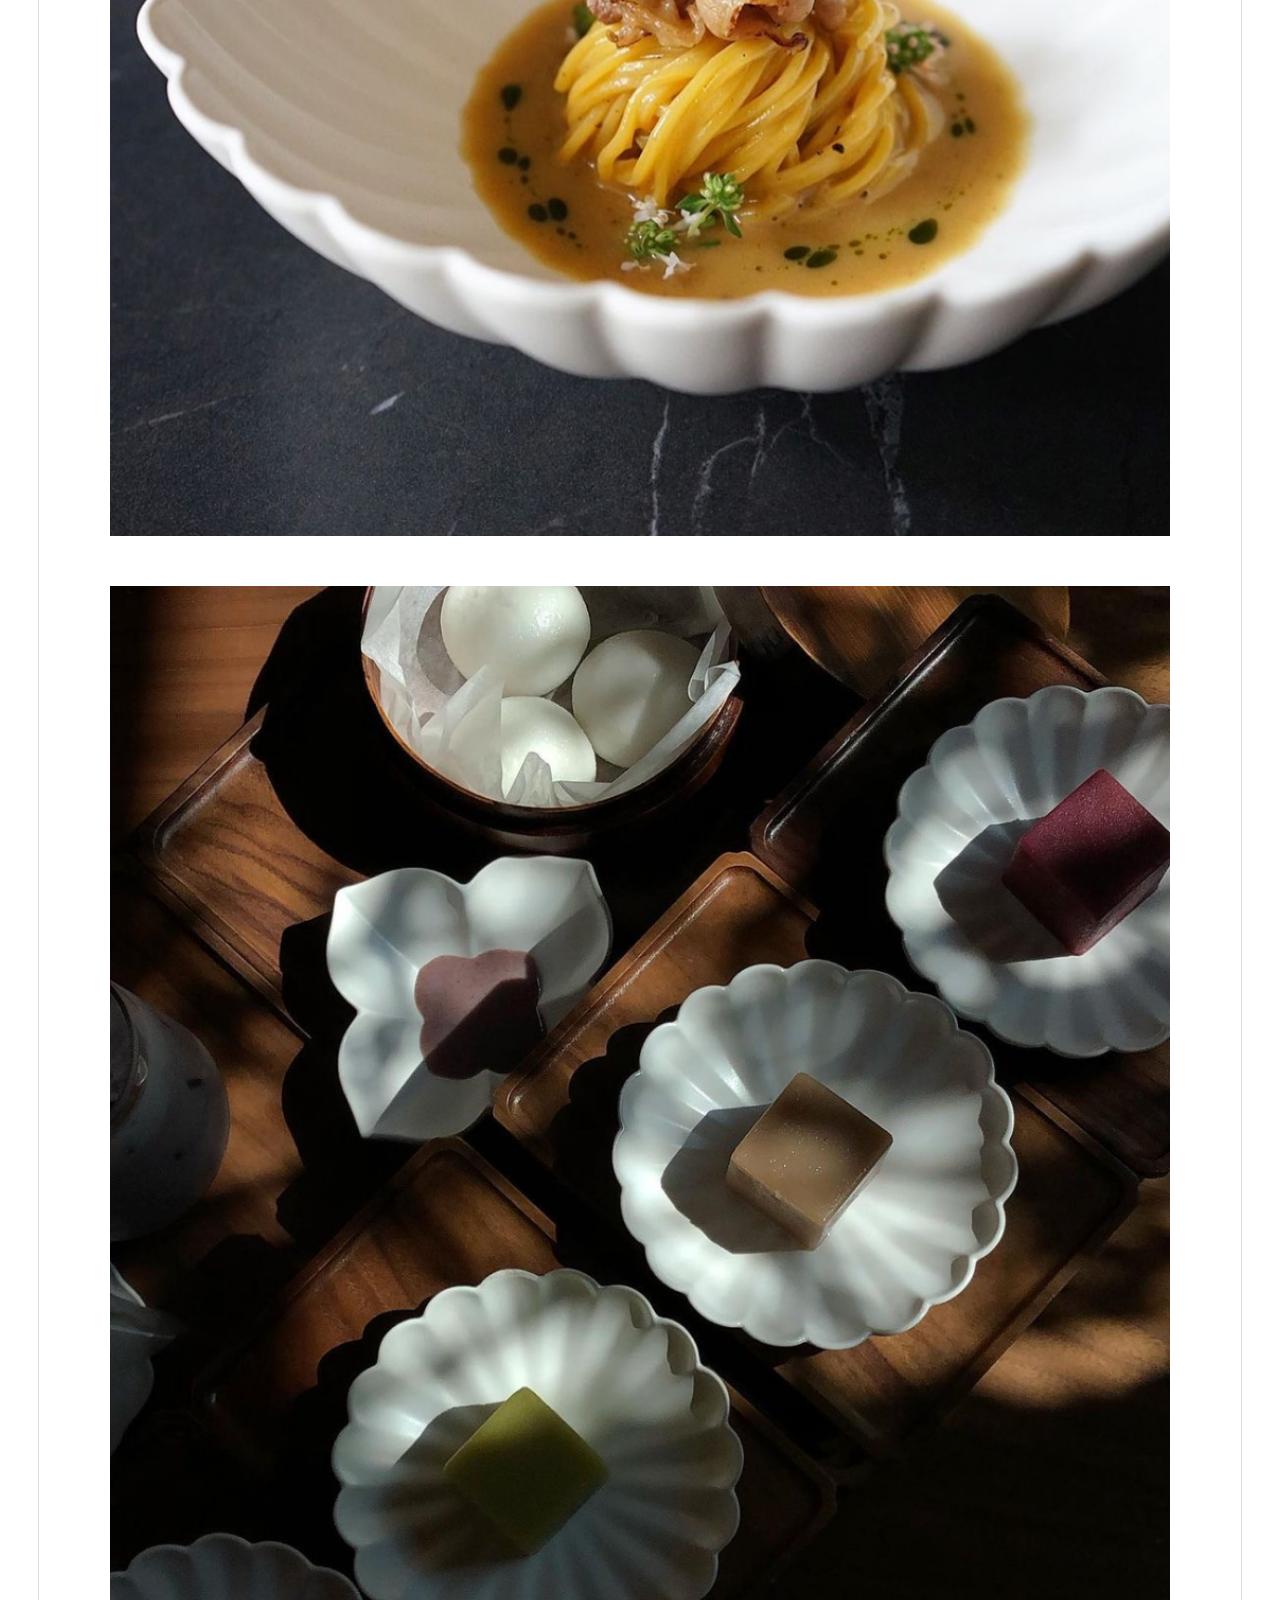
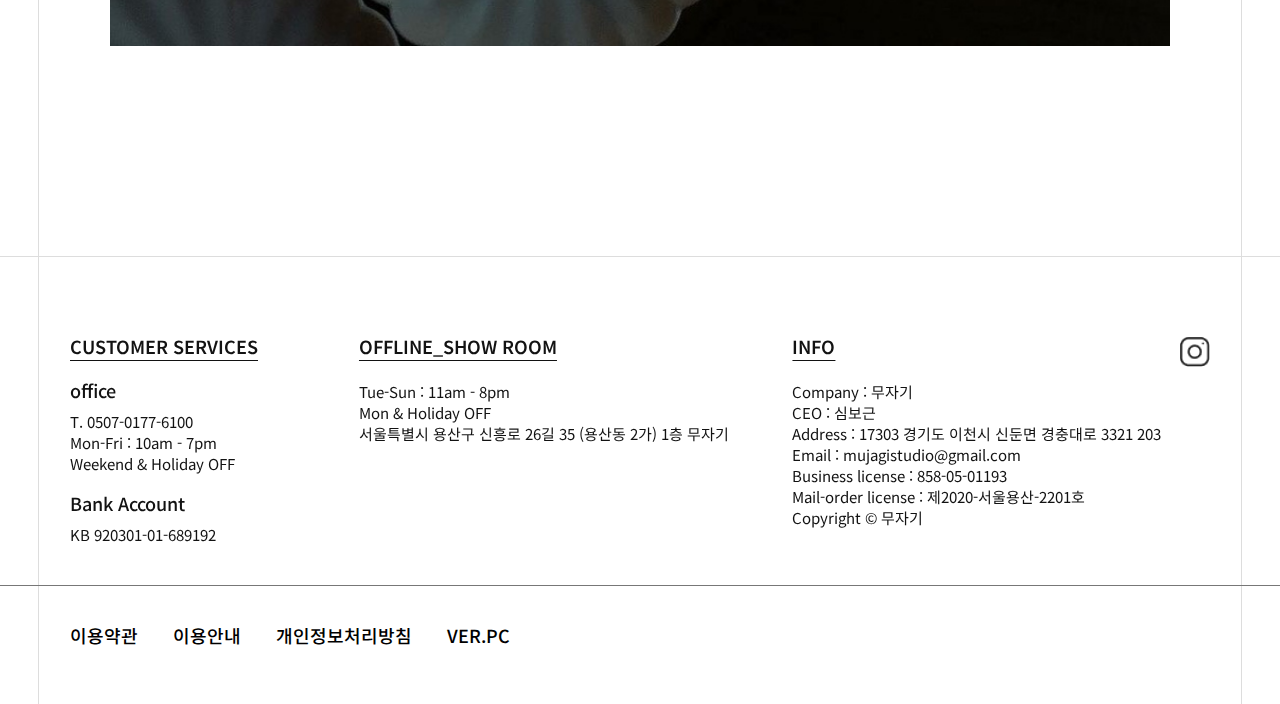
<file: sub/matt.html>
<!DOCTYPE html>
<html lang="ko">
<head>
    <meta charset="UTF-8">
    <meta name="viewport" content="width=device-width, initial-scale=1.0">
    <title>MATT - MUJAGI</title>
    <link rel="icon" type="img/ico" href="../img/web_top_icon.ico">
    <link rel="icon" type="img/ico" href="img/web_top_icon.ico">
    <link rel="preconnect" href="https://fonts.googleapis.com">
    <link rel="preconnect" href="https://fonts.gstatic.com" crossorigin>
    <link href="https://fonts.googleapis.com/css2?family=Noto+Sans+KR:wght@400;500;600;700&display=swap" rel="stylesheet">
    <link href="https://fonts.googleapis.com/css?family=Material+Icons|Material+Icons+Outlined|Material+Icons+Two+Tone|Material+Icons+Round|Material+Icons+Sharp" rel="stylesheet">
    <link rel="stylesheet" href="https://fonts.googleapis.com/css2?family=Material+Symbols+Rounded:opsz,wght,FILL,GRAD@20..48,100..700,0..1,-50..200" />
    <link rel="stylesheet" href="https://fonts.googleapis.com/css2?family=Material+Symbols+Outlined:opsz,wght,FILL,GRAD@20..48,100..700,0..1,-50..200" />
    <link rel="stylesheet" href="../css/base.css">
    <link rel="stylesheet" href="../css/head_foot.css">
    <link rel="stylesheet" href="../css/gms.css">
</head>
<body>
    <div id="wrap">
        <header id="header">
            <div class="h_top">
                <p class="logo"><a href="../index.html">MUJAGI</a></p>
                <div class="h01_left">
                    <div class="h01_shop">
                        <h5>SHOP</h5>
                        <div class="h01_depth">
                            <ul>
                                <li><a href="plate.html">PLATE</a></li>
                                <li><a href="bowl.html">BOWL</a></li>
                                <li><a href="cup.html">CUP</a></li>
                                <li><a href="other.html">OTHER</a></li>
                                <li><a href="set.html">SET</a></li>
                                <li><a href="gift.html">GIFT</a></li>
                            </ul>
                        </div>
                    </div>
                    <div class="h01_about">
                        <h5>ABOUT</h5>
                    </div>
                    <div class="h01_talk">
                        <h5>TALK</h5> 
                        <div class="h01_depth">
                            <ul>
                                <li><a href="">NOTICE</a></li>
                                <li><a href="">Q&A</a></li>
                                <li><a href="">REVIEW</a></li>
                            </ul>
                        </div>
                    </div>
                </div>
                <div class="h01_right">
                    <div class="h01_mypage">
                        <h5>MY PAGE</h5>
                        <div class="h01_depth">
                            <ul>
                                <li><a href="">LOGIN</a></li>
                                <li><a href="">REGISTER</a></li>
                                <li><a href="">MY ACCOUNT</a></li>
                            </ul>
                        </div>
                    </div>
                    <div class="h01_cart">
                        <h5><a href="">CART(<span>0</span>)</a></h5>
                    </div>
                </div>
                <div class="h_02">
                    <div class="h02_btn">
                        <span class="material-symbols-outlined">
                            menu
                        </span>
                    </div>
                    <div class="h02_side">
                        <div>
                            <div class="h02_list">
                                <h5>SHOP</h5>
                                <ul>
                                    <li><a href="plate.html">PLATE</a></li>
                                    <li><a href="bowl.html">BOWL</a></li>
                                    <li><a href="cup.html">CUP</a></li>
                                    <li><a href="other.html">OTHER</a></li>
                                    <li><a href="set.html">SET</a></li>
                                    <li><a href="gift.html">GIFT</a></li>
                                </ul>
                            </div>
                            <div class="h02_list">
                                <h5>ABOUT</h5>
                            </div>
                            <div class="h02_list">
                                <h5>TALK</h5>
                                <ul>
                                    <li><a href="">NOTICE</a></li>
                                    <li><a href="">Q&A</a></li>
                                    <li><a href="">REVIEW</a></li>
                                </ul>
                            </div>
                            <div class="h02_list">
                                <h5>MYPAGE</h5>
                                <ul>
                                    <li><a href="">LOGIN</a></li>
                                    <li><a href="">REGISTER</a></li>
                                    <li><a href="">MY ACCOUNT</a></li> 
                                    <li><a href="">CART(<span>0</span>)</a></li>
                                </ul>
                            </div>
                        </div>
                        <span class="material-symbols-outlined h02_closeBt">
                            close
                        </span>
                    </div>
                </div>
            </div>
            <div class="goTop">
                <span class="material-symbols-outlined">
                    north
                </span>
                <p>TOP</p>
            </div>
        </header>
        <main id="main">
            <div class="m_in">
                <div class="gms_list">
                    <p class="photo"><img src="../img/gms/matt_main.jpg" alt=""></p>
                    <p class="photo"><img src="../img/gms/matt01.jpg" alt=""></p>
                    <p class="photo"><img src="../img/gms/matt02.jpg" alt=""></p>
                    <p class="photo"><img src="../img/gms/matt03.jpg" alt=""></p>
                    <p class="photo"><img src="../img/gms/matt04.jpg" alt=""></p>
                    <p class="photo"><img src="../img/gms/matt05.jpg" alt=""></p>
                    <p class="photo"><img src="../img/gms/matt06.jpg" alt=""></p>
                    <p class="photo"><img src="../img/gms/matt07.jpg" alt=""></p>
                    <p class="photo"><img src="../img/gms/matt08.jpg" alt=""></p>
                </div>
                <div class="gms_pager">
                    <p class="prev"><a href="gloss.html">
                        <span class="material-symbols-outlined">
                            trending_flat
                        </span>
                    </a></p>
                    <p class="page_now">Matt</p>
                    <p class="next"><a href="stainless.html">
                        <span class="material-symbols-outlined">
                            trending_flat
                        </span>
                    </a></p>
                </div>
            </div>
        </main>
        <footer id="footer">
            <div class="f01">
                <div class="f1_in">
                    <div class="f_left">
                        <div class="f_cs">
                            <h5>CUSTOMER SERVICES</h5>
                            <p class="f1_office">
                                <span>office</span> <br>
                                T. 0507-0177-6100 <br>
                                Mon-Fri : 10am - 7pm <br>
                                Weekend & Holiday OFF
                            </p>
                            <p class="f1_bank">
                                <span>Bank Account</span> <br>
                                KB 920301-01-689192
                            </p>
                        </div>
                        <div class="f_off_showroom">
                            <p class="off_title">Offline_show room</p>
                            <p>
                                Tue-Sun : 11am - 8pm <br>
                                Mon & Holiday OFF <br>
                                서울특별시 용산구 신흥로 26길 35 (용산동 2가) 1층 무자기
                            </p>
                        </div>
                    </div>
                    <div class="f_right">
                        <h5>INFO</h5>
                        <p>
                            Company : 무자기 <br>
                            CEO : 심보근 <br>
                            Address : 17303 경기도 이천시 신둔면 경충대로 3321 203 <br>
                            Email : mujagistudio@gmail.com <br>
                            Business license : 858-05-01193 <br>
                            Mail-order license : 제2020-서울용산-2201호 <br>
                            Copyright © 무자기
                        </p>
                    </div>
                    <p class="sns_insta"><a href="https://www.instagram.com/mujagi_official/">INSTA</a></p>
                </div>
            </div>
            <div class="f02">
                <div class="f2_in">
                    <ul>
                        <li><a href="">이용약관</a></li>
                        <li><a href="">이용안내</a></li>
                        <li><a href="">개인정보처리방침</a></li>
                        <li><a href="">VER.PC</a></li>
                    </ul>
                </div>
            </div>
        </footer>
    </div>
    <script src="https://ajax.googleapis.com/ajax/libs/jquery/1.12.4/jquery.min.js"></script>
    <script defer src="../js/common.js"></script>
</body>
</html>
</file>
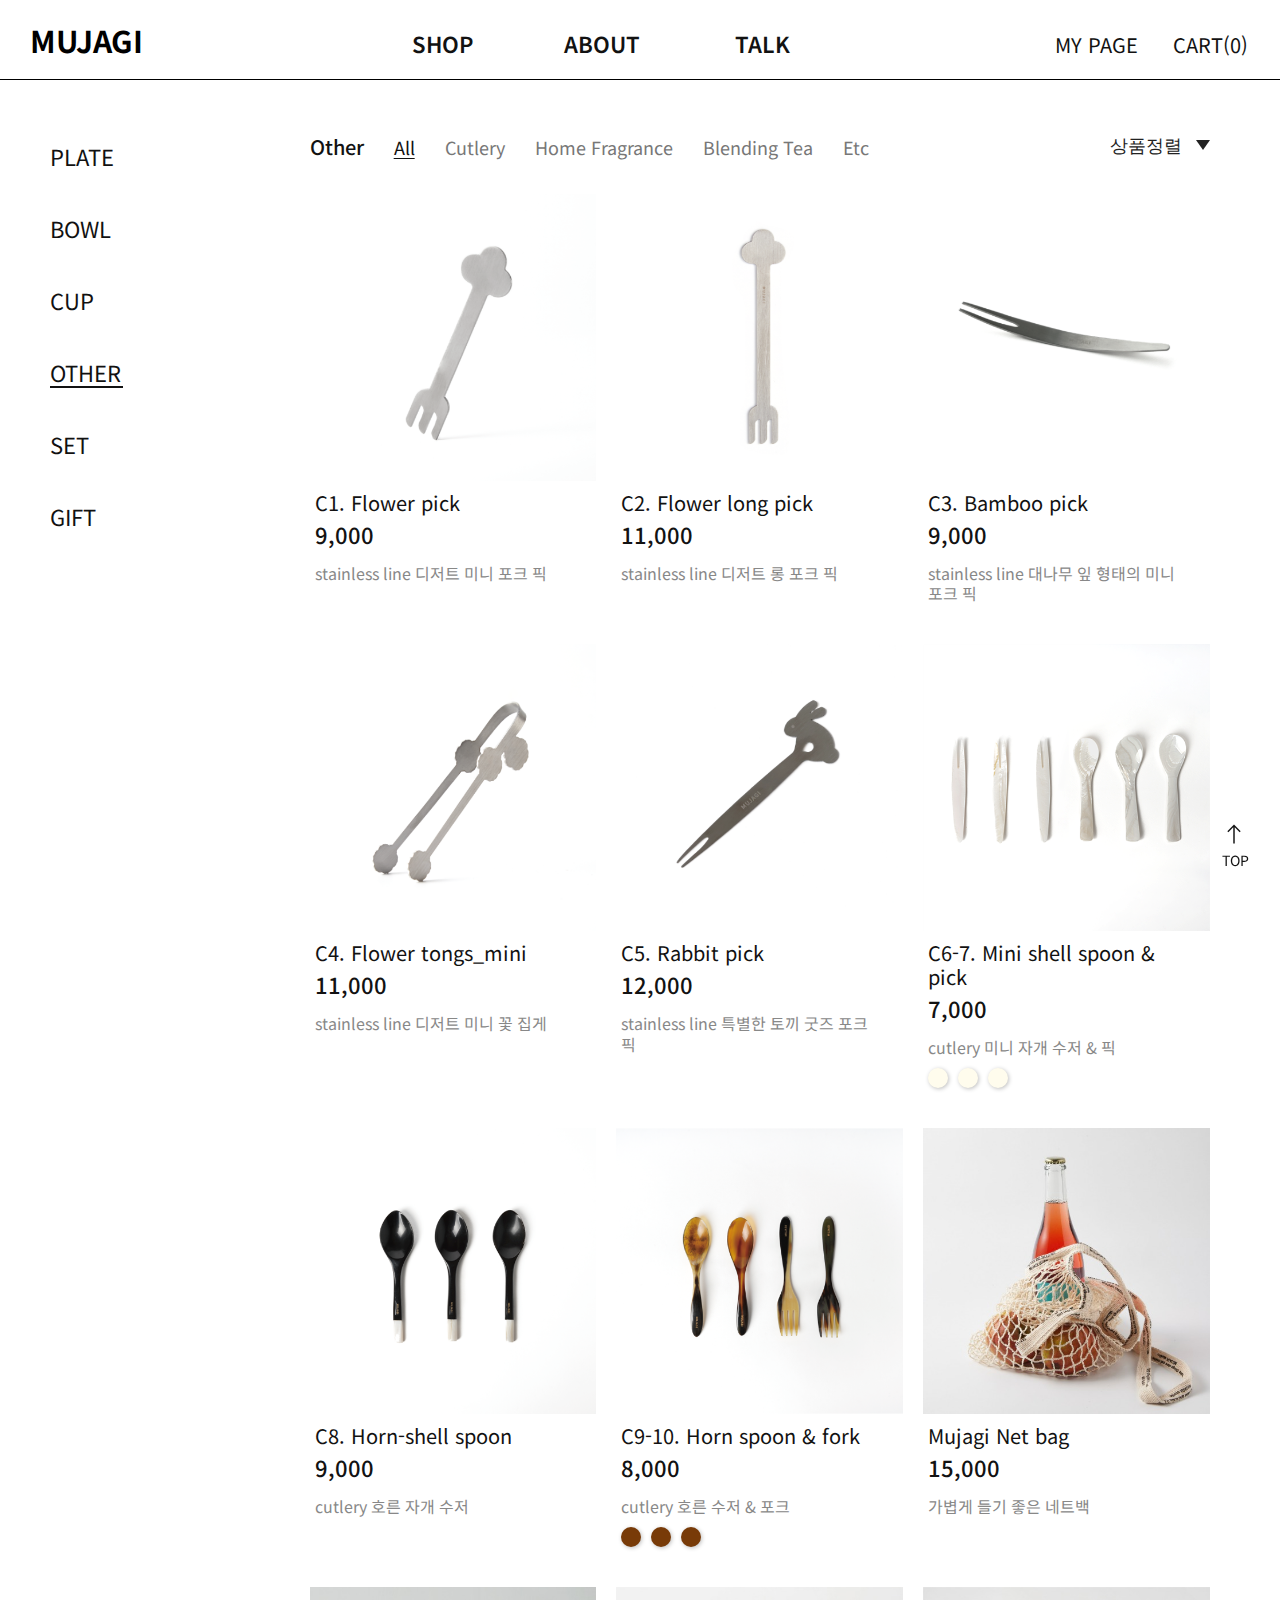
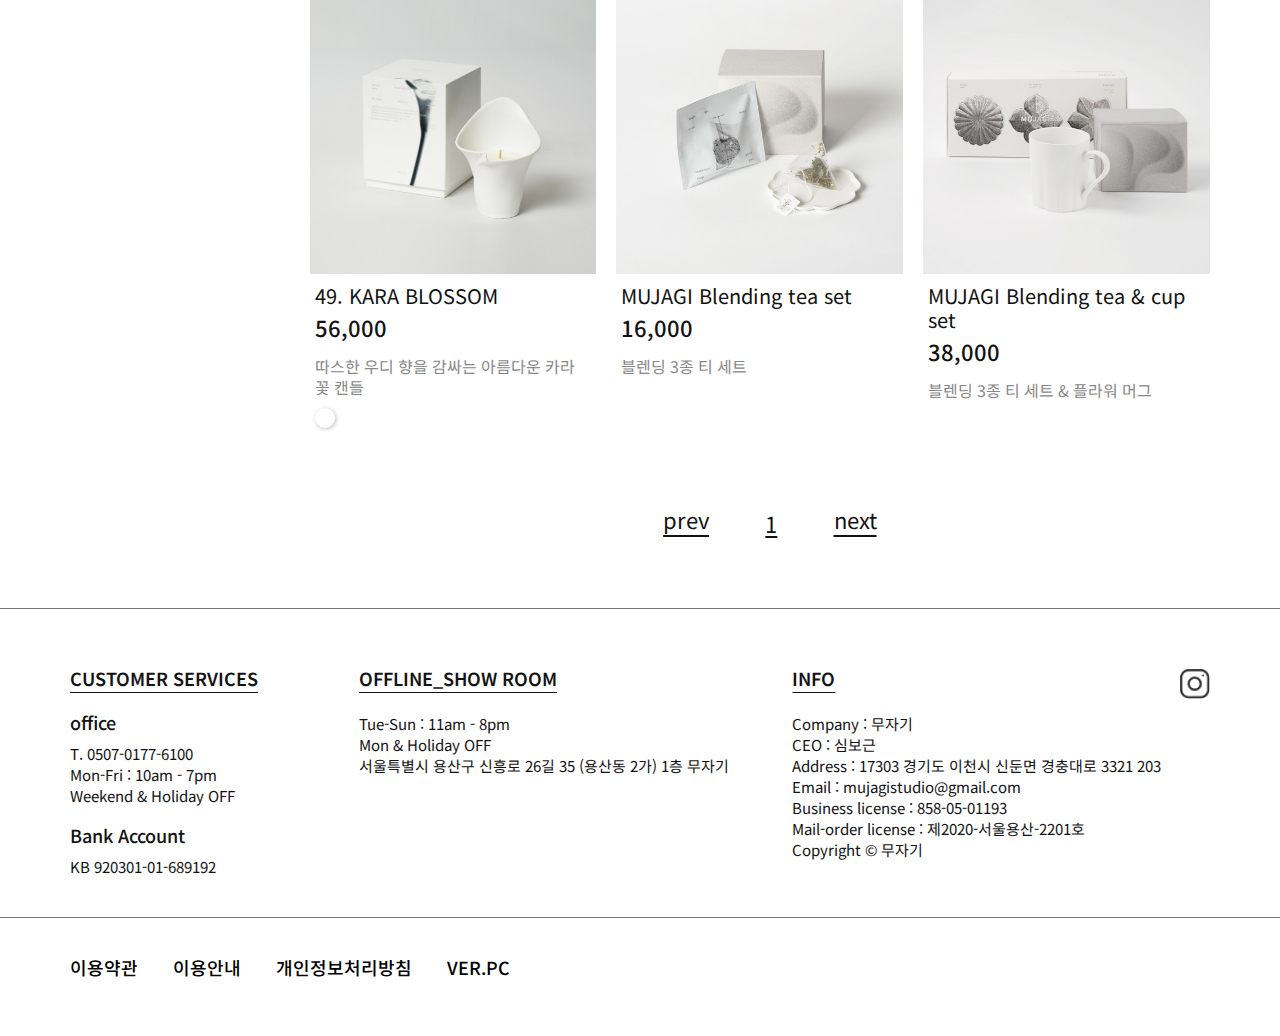
<file: sub/other.html>
<!DOCTYPE html>
<html lang="ko">
<head>
    <meta charset="UTF-8">
    <meta name="viewport" content="width=device-width, initial-scale=1.0">
    <title>OTHER - MUJAGI</title>
    <link rel="icon" type="img/ico" href="../img/web_top_icon.ico">
    <link rel="icon" type="img/ico" href="img/web_top_icon.ico">
    <link rel="preconnect" href="https://fonts.googleapis.com">
    <link rel="preconnect" href="https://fonts.gstatic.com" crossorigin>
    <link href="https://fonts.googleapis.com/css2?family=Noto+Sans+KR:wght@400;500;600;700&display=swap" rel="stylesheet">
    <link href="https://fonts.googleapis.com/css?family=Material+Icons|Material+Icons+Outlined|Material+Icons+Two+Tone|Material+Icons+Round|Material+Icons+Sharp" rel="stylesheet">
    <link rel="stylesheet" href="https://fonts.googleapis.com/css2?family=Material+Symbols+Rounded:opsz,wght,FILL,GRAD@20..48,100..700,0..1,-50..200" />
    <link rel="stylesheet" href="https://fonts.googleapis.com/css2?family=Material+Symbols+Outlined:opsz,wght,FILL,GRAD@20..48,100..700,0..1,-50..200" />
    <link rel="stylesheet" href="../css/base.css">
    <link rel="stylesheet" href="../css/head_foot.css">
    <link rel="stylesheet" href="../css/product.css">
</head>
<body>
    <div id="wrap">
        <header id="header">
            <div class="h_top">
                <p class="logo"><a href="../index.html">MUJAGI</a></p>
                <div class="h01_left">
                    <div class="h01_shop">
                        <h5>SHOP</h5>
                        <div class="h01_depth">
                            <ul>
                                <li><a href="plate.html">PLATE</a></li>
                                <li><a href="bowl.html">BOWL</a></li>
                                <li><a href="cup.html">CUP</a></li>
                                <li><a href="other.html">OTHER</a></li>
                                <li><a href="set.html">SET</a></li>
                                <li><a href="gift.html">GIFT</a></li>
                            </ul>
                        </div>
                    </div>
                    <div class="h01_about">
                        <h5>ABOUT</h5>
                    </div>
                    <div class="h01_talk">
                        <h5>TALK</h5> 
                        <div class="h01_depth">
                            <ul>
                                <li><a href="">NOTICE</a></li>
                                <li><a href="">Q&A</a></li>
                                <li><a href="">REVIEW</a></li>
                            </ul>
                        </div>
                    </div>
                </div>
                <div class="h01_right">
                    <div class="h01_mypage">
                        <h5>MY PAGE</h5>
                        <div class="h01_depth">
                            <ul>
                                <li><a href="">LOGIN</a></li>
                                <li><a href="">REGISTER</a></li>
                                <li><a href="">MY ACCOUNT</a></li>
                            </ul>
                        </div>
                    </div>
                    <div class="h01_cart">
                        <h5><a href="">CART(<span>0</span>)</a></h5>
                    </div>
                </div>
                <div class="h_02">
                    <div class="h02_btn">
                        <span class="material-symbols-outlined">
                            menu
                        </span>
                    </div>
                    <div class="h02_side">
                        <div>
                            <div class="h02_list">
                                <h5>SHOP</h5>
                                <ul>
                                    <li><a href="plate.html">PLATE</a></li>
                                    <li><a href="bowl.html">BOWL</a></li>
                                    <li><a href="cup.html">CUP</a></li>
                                    <li><a href="other.html">OTHER</a></li>
                                    <li><a href="set.html">SET</a></li>
                                    <li><a href="gift.html">GIFT</a></li>
                                </ul>
                            </div>
                            <div class="h02_list">
                                <h5>ABOUT</h5>
                            </div>
                            <div class="h02_list">
                                <h5>TALK</h5>
                                <ul>
                                    <li><a href="">NOTICE</a></li>
                                    <li><a href="">Q&A</a></li>
                                    <li><a href="">REVIEW</a></li>
                                </ul>
                            </div>
                            <div class="h02_list">
                                <h5>MYPAGE</h5>
                                <ul>
                                    <li><a href="">LOGIN</a></li>
                                    <li><a href="">REGISTER</a></li>
                                    <li><a href="">MY ACCOUNT</a></li> 
                                    <li><a href="">CART(<span>0</span>)</a></li>
                                </ul>
                            </div>
                        </div>
                        <span class="material-symbols-outlined h02_closeBt">
                            close
                        </span>
                    </div>
                </div>
            </div>
            <div class="goTop">
                <span class="material-symbols-outlined">
                    north
                </span>
                <p>TOP</p>
            </div>
        </header>
        <main id="main">
            <div class="m_in">
                <div id="content">
                    <div class="main_gnb">
                        <div class="m_gnb_in">
                            <p><a href="plate.html">PLATE <span></span></a></p>
                            <p><a href="bowl.html">BOWL</a></p>
                            <p><a href="cup.html">CUP</a></p>
                            <p><a href="other.html" class="on">OTHER</a></p>
                            <p><a href="set.html">SET</a></p>
                            <p><a href="gift.html">GIFT</a></p>
                        </div>
                    </div>
                    <div class="main1">
                        <div class="m1_in">
                            <div class="pd_seperate oth_size">
                                <div class="m1_size_list oth_size">
                                    <h4 class="m1_pbs">Other</h4>
                                    <div class="m1_size oth_size">
                                        <div>
                                            <p><a href="" class="on">All</a></p>
                                            <p><a href="">Cutlery</a></p>
                                            <p><a href="">Home Fragrance</a></p>
                                        </div>
                                        <div>
                                            <p><a href="">Blending Tea</a></p>
                                            <p><a href="">Etc</a></p>
                                        </div>
                                    </div>
                                </div>
                                <label class="pd_array">
                                    <select name='m1pd_array' class="m1pd_array">
                                      <option value='array1' selected>상품정렬</option>
                                      <option value='array2'>신상품</option>
                                      <option value='array3'>낮은가격</option>
                                      <option value='array4'>높은가격</option>
                                      <option value='array5'>구매순</option>
                                      <option value='array6'>조회순</option>
                                    </select>
                                  </label>
                            </div>
                            <div class="m1_pd_list">
                                <div class="m1_pd m1_01"><a href="">
                                    <p class="photo">
                                        <img src="../img/other/o01_1.png" alt="" class="m1_ori">
                                        <img src="../img/other/o01_2.png" alt="" class="m1_hov">
                                    </p>
                                    <div class="m1_txt">
                                        <p class="m1_name">C1. Flower pick</p>
                                        <p class="m1_price">9,000</p>
                                        <p class="m1_hash">stainless line 디저트 미니 포크 픽</p>
                                    </div>
                                </a></div>
                                <div class="m1_pd cutlery"><a href="">
                                    <p class="photo">
                                        <img src="../img/other/o02_1.png" alt="" class="m1_ori">
                                        <img src="../img/other/o02_2.jpg" alt="" class="m1_hov">
                                    </p>
                                    <div class="m1_txt">
                                        <p class="m1_name">C2. Flower long pick</p>
                                        <p class="m1_price">11,000</p>
                                        <p class="m1_hash">stainless line 디저트 롱 포크 픽</p>
                                    </div>
                                </a></div>
                                <div class="m1_pd m1_01"><a href="">
                                    <p class="photo">
                                        <img src="../img/other/o03_1.png" alt="" class="m1_ori">
                                        <img src="../img/other/o03_2.jpg" alt="" class="m1_hov">
                                    </p>
                                    <div class="m1_txt">
                                        <p class="m1_name">C3. Bamboo pick</p>
                                        <p class="m1_price">9,000</p>
                                        <p class="m1_hash">stainless line 대나무 잎 형태의 미니 포크 픽</p>
                                    </div>
                                </a></div>
                                <div class="m1_pd m1_01"><a href="">
                                    <p class="photo">
                                        <img src="../img/other/o04_1.png" alt="" class="m1_ori">
                                        <img src="../img/other/o04_2.jpg" alt="" class="m1_hov">
                                    </p>
                                    <div class="m1_txt">
                                        <p class="m1_name">C4. Flower tongs_mini</p>
                                        <p class="m1_price">11,000</p>
                                        <p class="m1_hash">stainless line 디저트 미니 꽃 집게</p>
                                    </div>
                                </a></div>
                                <div class="m1_pd m1_01"><a href="">
                                    <p class="photo">
                                        <img src="../img/other/o05_1.png" alt="" class="m1_ori">
                                        <img src="../img/other/o05_2.jpg" alt="" class="m1_hov">
                                    </p>
                                    <div class="m1_txt">
                                        <p class="m1_name">C5. Rabbit pick</p>
                                        <p class="m1_price">12,000</p>
                                        <p class="m1_hash">stainless line 특별한 토끼 굿즈 포크 픽</p>
                                    </div>
                                </a></div>
                                <div class="m1_pd m1_01"><a href="">
                                    <p class="photo">
                                        <img src="../img/other/o06_1.png" alt="" class="m1_ori">
                                        <img src="../img/other/o06_2.png" alt="" class="m1_hov">
                                    </p>
                                    <div class="m1_txt">
                                        <p class="m1_name">C6-7. Mini shell spoon & pick</p>
                                        <p class="m1_price">7,000</p>
                                        <p class="m1_hash">cutlery 미니 자개 수저 & 픽</p>
                                    </div>
                                    <div class="color_list">
                                        <p class="color4"></p>
                                        <p class="color4"></p>
                                        <p class="color4"></p>
                                    </div>
                                </a></div>
                                <div class="m1_pd m1_01"><a href="">
                                    <p class="photo">
                                        <img src="../img/other/o07_1.png" alt="" class="m1_ori">
                                        <img src="../img/other/o07_2.png" alt="" class="m1_hov">
                                    </p>
                                    <div class="m1_txt">
                                        <p class="m1_name">C8. Horn-shell spoon</p>
                                        <p class="m1_price">9,000</p>
                                        <p class="m1_hash">cutlery 호른 자개 수저</p>
                                    </div>
                                </a></div>
                                <div class="m1_pd m1_01"><a href="">
                                    <p class="photo">
                                        <img src="../img/other/o08_1.png" alt="" class="m1_ori">
                                        <img src="../img/other/o08_2.png" alt="" class="m1_hov">
                                    </p>
                                    <div class="m1_txt">
                                        <p class="m1_name">C9-10. Horn spoon & fork</p>
                                        <p class="m1_price">8,000</p>
                                        <p class="m1_hash">cutlery 호른 수저 & 포크</p>
                                    </div>
                                    <div class="color_list">
                                        <p class="color5"></p>
                                        <p class="color5"></p>
                                        <p class="color5"></p>
                                    </div>
                                </a></div>
                                <div class="m1_pd m1_04 ph_1"><a href="">
                                    <p class="photo">
                                        <img src="../img/other/o09_1.jpg" alt="" class="m1_ori">
                                    </p>
                                    <div class="m1_txt">
                                        <p class="m1_name">Mujagi Net bag</p>
                                        <p class="m1_price">15,000</p>
                                        <p class="m1_hash">가볍게 들기 좋은 네트백</p>
                                    </div>
                                </a></div>
                                <div class="m1_pd m1_02"><a href="">
                                    <p class="photo">
                                        <img src="../img/other/o10_1.jpg" alt="" class="m1_ori">
                                        <img src="../img/other/o10_2.png" alt="" class="m1_hov">
                                    </p>
                                    <div class="m1_txt">
                                        <p class="m1_name">49. KARA BLOSSOM</p>
                                        <p class="m1_price">56,000</p>
                                        <p class="m1_hash">따스한 우디 향을 감싸는 아름다운 카라 꽃 캔들</p>
                                    </div>
                                    <div class="color_list">
                                        <p class="color1"></p>
                                    </div>
                                </a></div>
                                <div class="m1_pd m1_03"><a href="">
                                    <p class="photo">
                                        <img src="../img/other/o11_1.jpg" alt="" class="m1_ori">
                                        <img src="../img/other/o11_2.jpg" alt="" class="m1_hov">
                                    </p>
                                    <div class="m1_txt">
                                        <p class="m1_name">MUJAGI Blending tea set</p>
                                        <p class="m1_price">16,000</p>
                                        <p class="m1_hash">블렌딩 3종 티 세트</p>
                                    </div>
                                </a></div>
                                <div class="m1_pd m1_03"><a href="">
                                    <p class="photo">
                                        <img src="../img/other/o12_1.jpg" alt="" class="m1_ori">
                                        <img src="../img/other/o12_2.jpg" alt="" class="m1_hov">
                                    </p>
                                    <div class="m1_txt">
                                        <p class="m1_name">MUJAGI Blending tea & cup set</p>
                                        <p class="m1_price">38,000</p>
                                        <p class="m1_hash">블렌딩 3종 티 세트 & 플라워 머그</p>
                                    </div>
                                </a></div>
                            </div>
                            <div class="m1_pager">
                                <p class="prev">prev</p>
                                <div class="pager_list">
                                    <p class="on">1</p>
                                </div>
                                <p class="next">next</p>
                            </div>
                        </div>
                    </div>
                </div>
            </div>
        </main>
        <footer id="footer">
            <div class="f01">
                <div class="f1_in">
                    <div class="f_left">
                        <div class="f_cs">
                            <h5>CUSTOMER SERVICES</h5>
                            <p class="f1_office">
                                <span>office</span> <br>
                                T. 0507-0177-6100 <br>
                                Mon-Fri : 10am - 7pm <br>
                                Weekend & Holiday OFF
                            </p>
                            <p class="f1_bank">
                                <span>Bank Account</span> <br>
                                KB 920301-01-689192
                            </p>
                        </div>
                        <div class="f_off_showroom">
                            <p class="off_title">Offline_show room</p>
                            <p>
                                Tue-Sun : 11am - 8pm <br>
                                Mon & Holiday OFF <br>
                                서울특별시 용산구 신흥로 26길 35 (용산동 2가) 1층 무자기
                            </p>
                        </div>
                    </div>
                    <div class="f_right">
                        <h5>INFO</h5>
                        <p>
                            Company : 무자기 <br>
                            CEO : 심보근 <br>
                            Address : 17303 경기도 이천시 신둔면 경충대로 3321 203 <br>
                            Email : mujagistudio@gmail.com <br>
                            Business license : 858-05-01193 <br>
                            Mail-order license : 제2020-서울용산-2201호 <br>
                            Copyright © 무자기
                        </p>
                    </div>
                    <p class="sns_insta"><a href="https://www.instagram.com/mujagi_official/">INSTA</a></p>
                </div>
            </div>
            <div class="f02">
                <div class="f2_in">
                    <ul>
                        <li><a href="">이용약관</a></li>
                        <li><a href="">이용안내</a></li>
                        <li><a href="">개인정보처리방침</a></li>
                        <li><a href="">VER.PC</a></li>
                    </ul>
                </div>
            </div>
        </footer>
    </div>
    <script src="https://ajax.googleapis.com/ajax/libs/jquery/1.12.4/jquery.min.js"></script>
    <script defer src="../js/common.js"></script>
    <script defer src="../js/sub.js"></script>
</body>
</html>
</file>
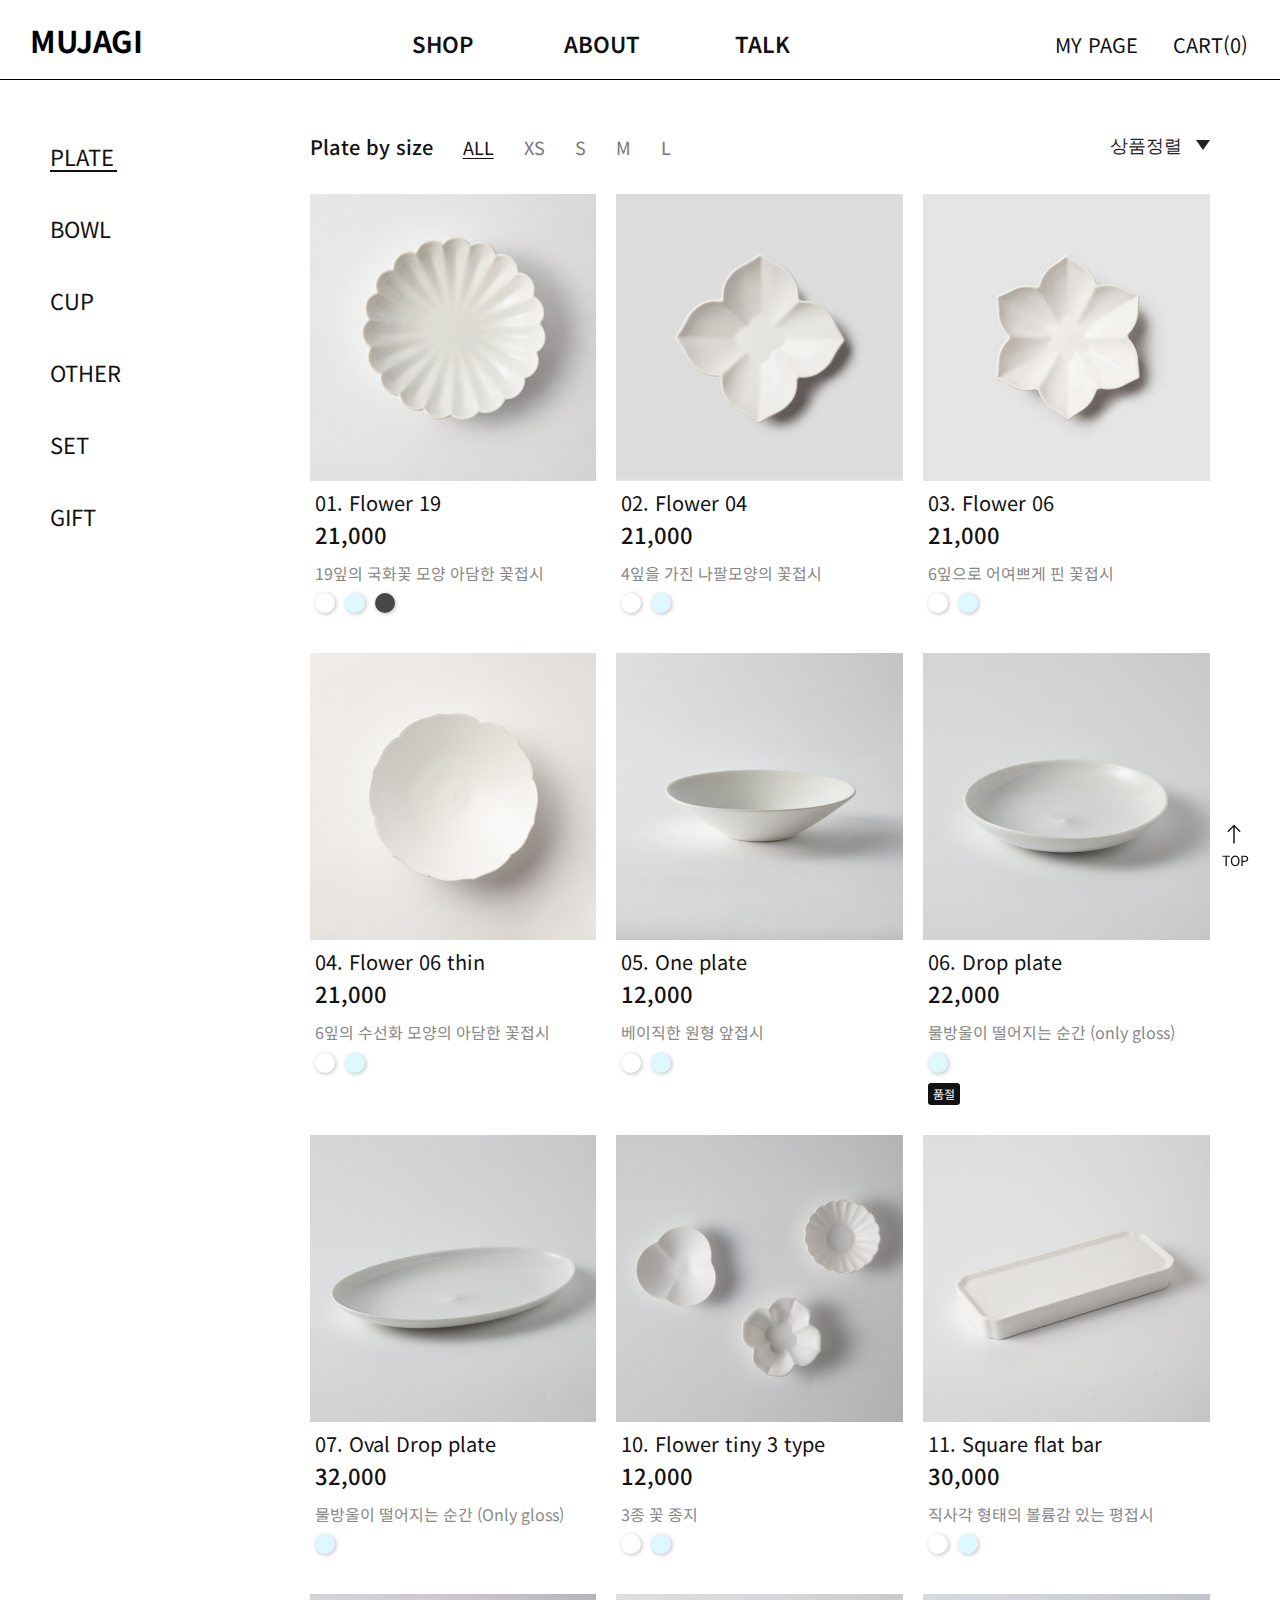
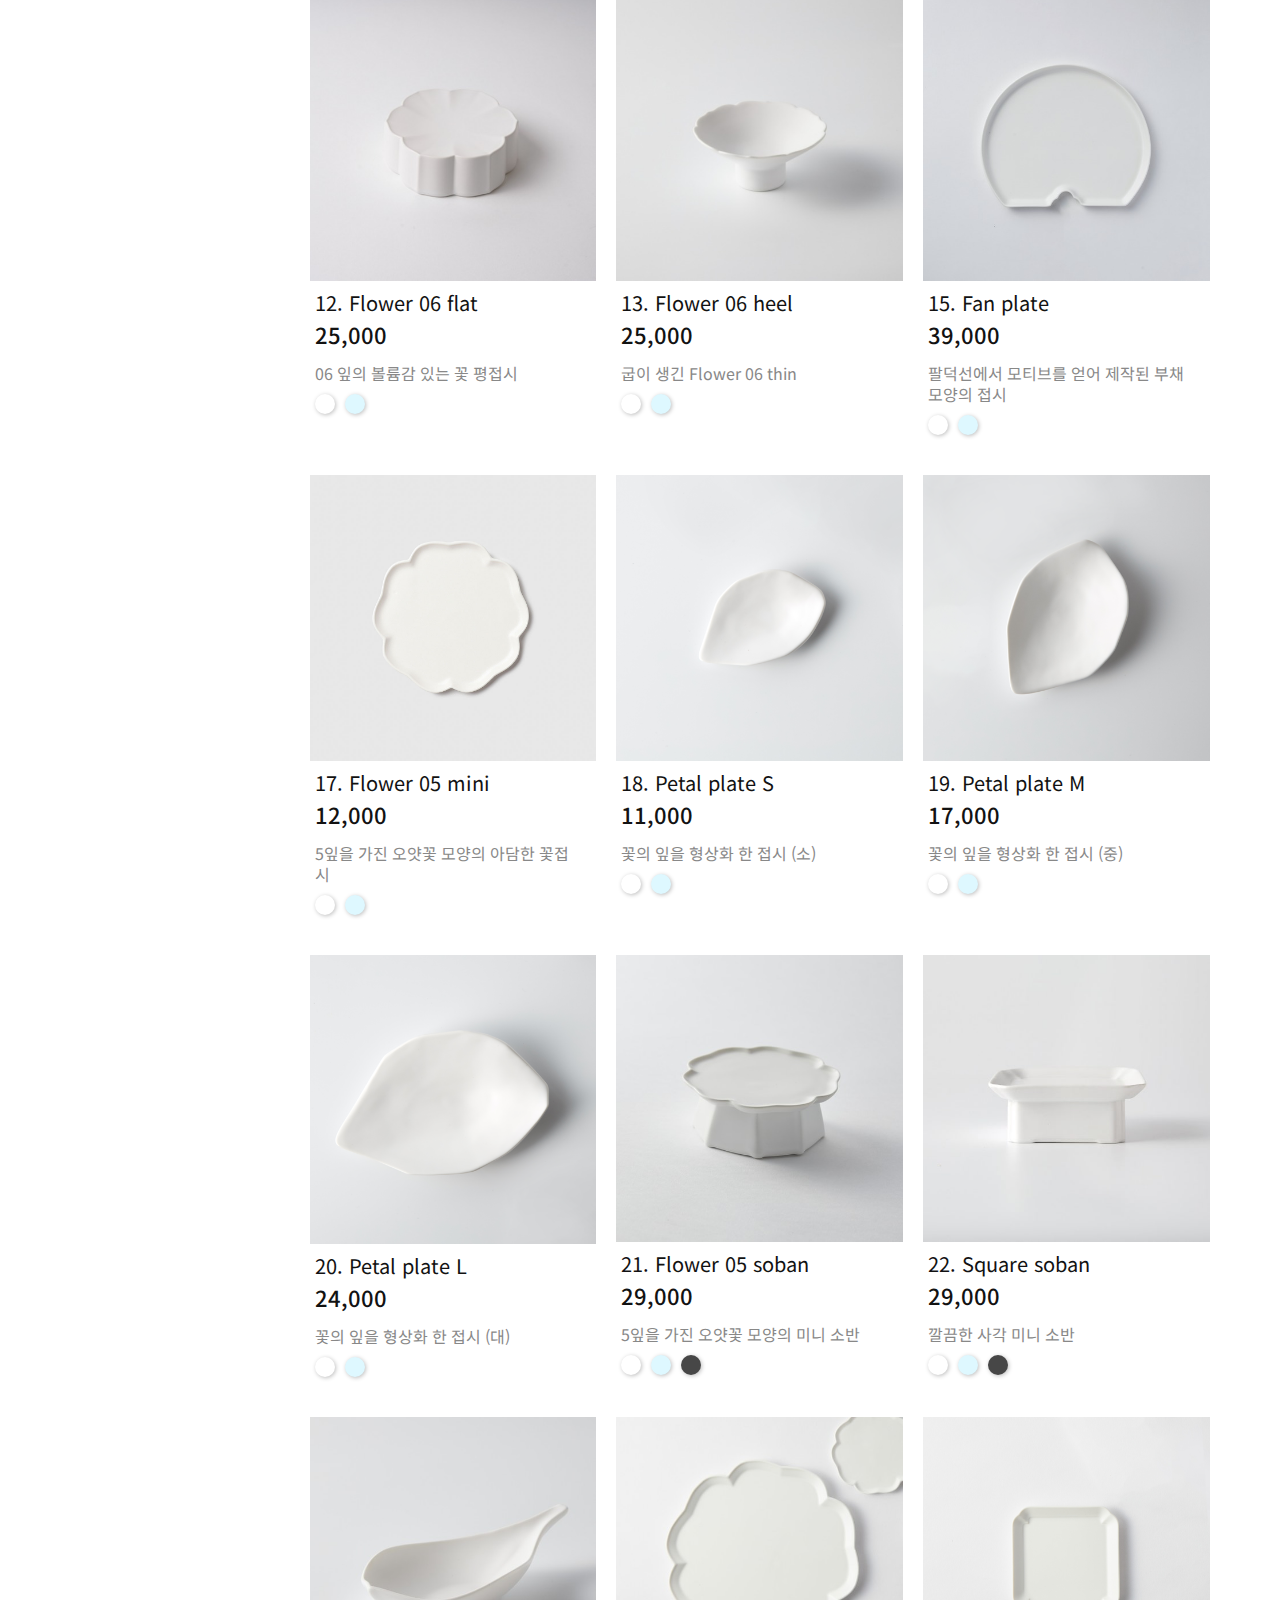
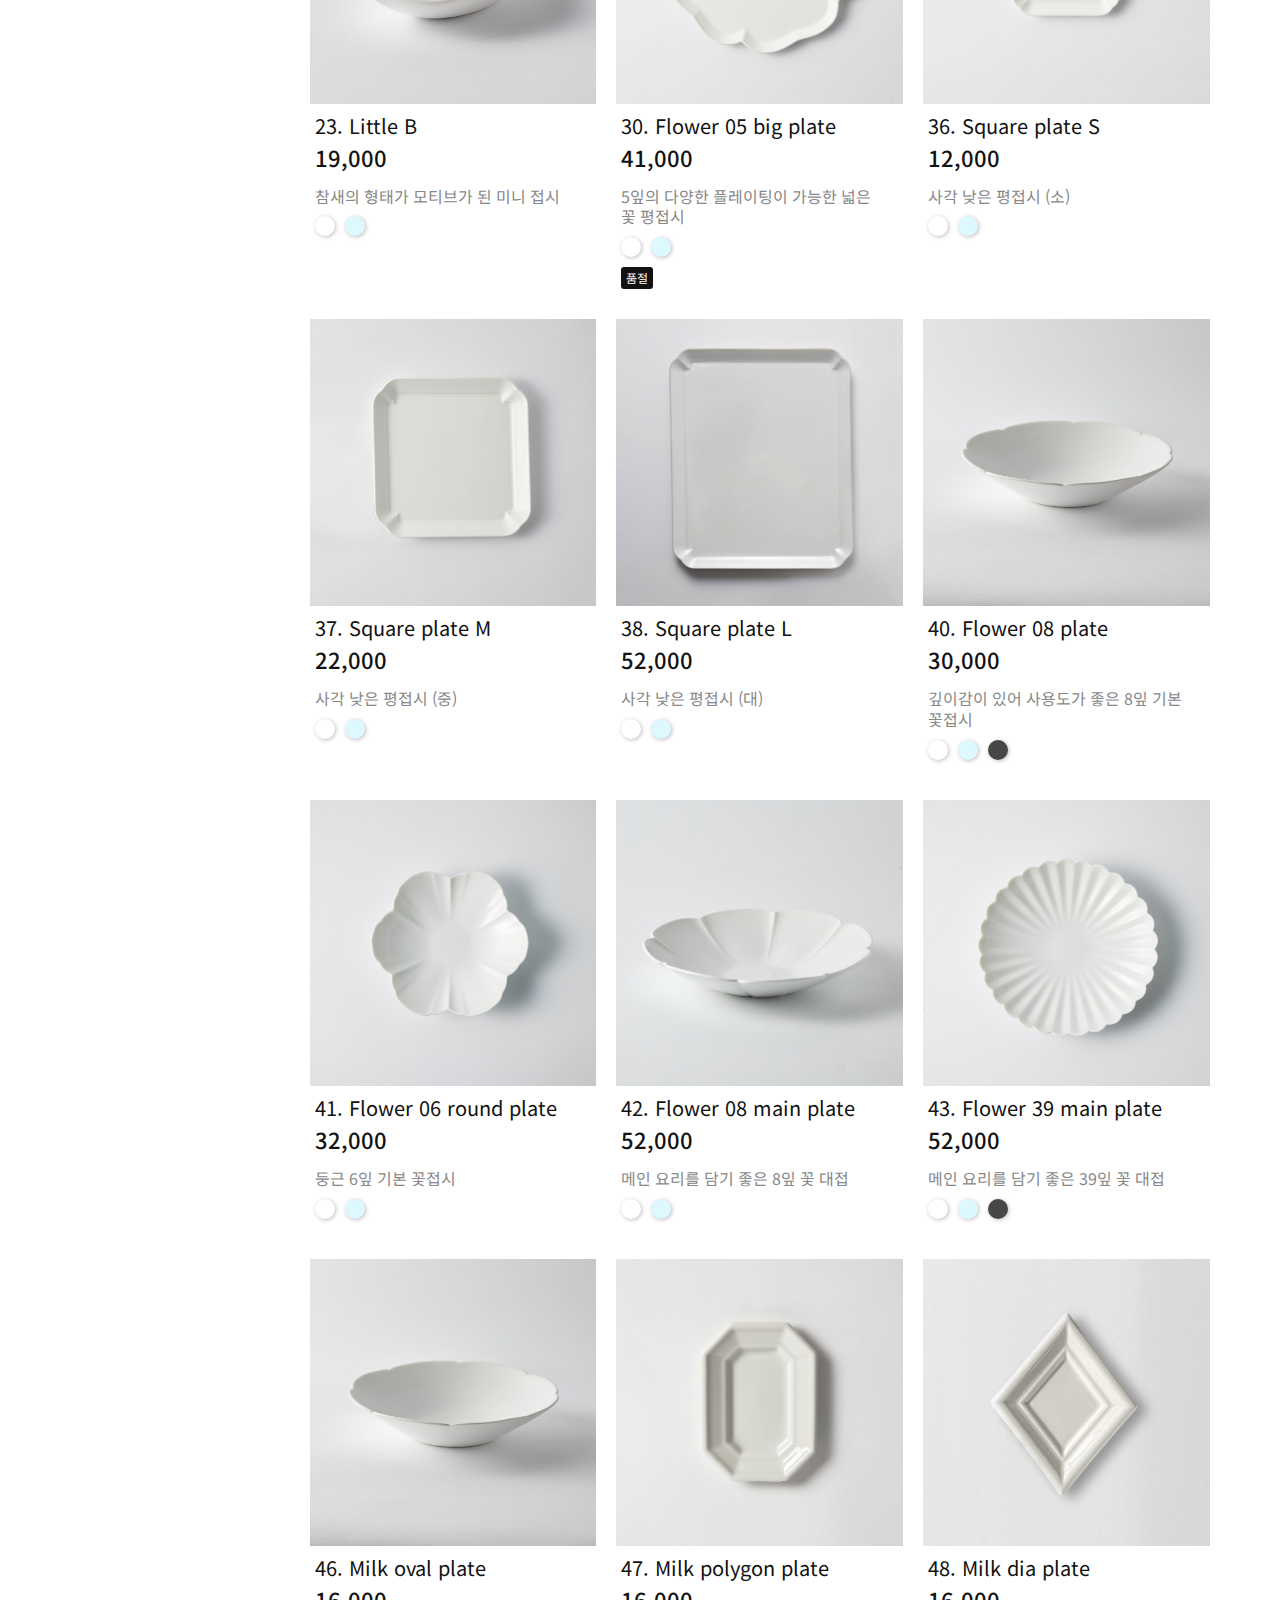
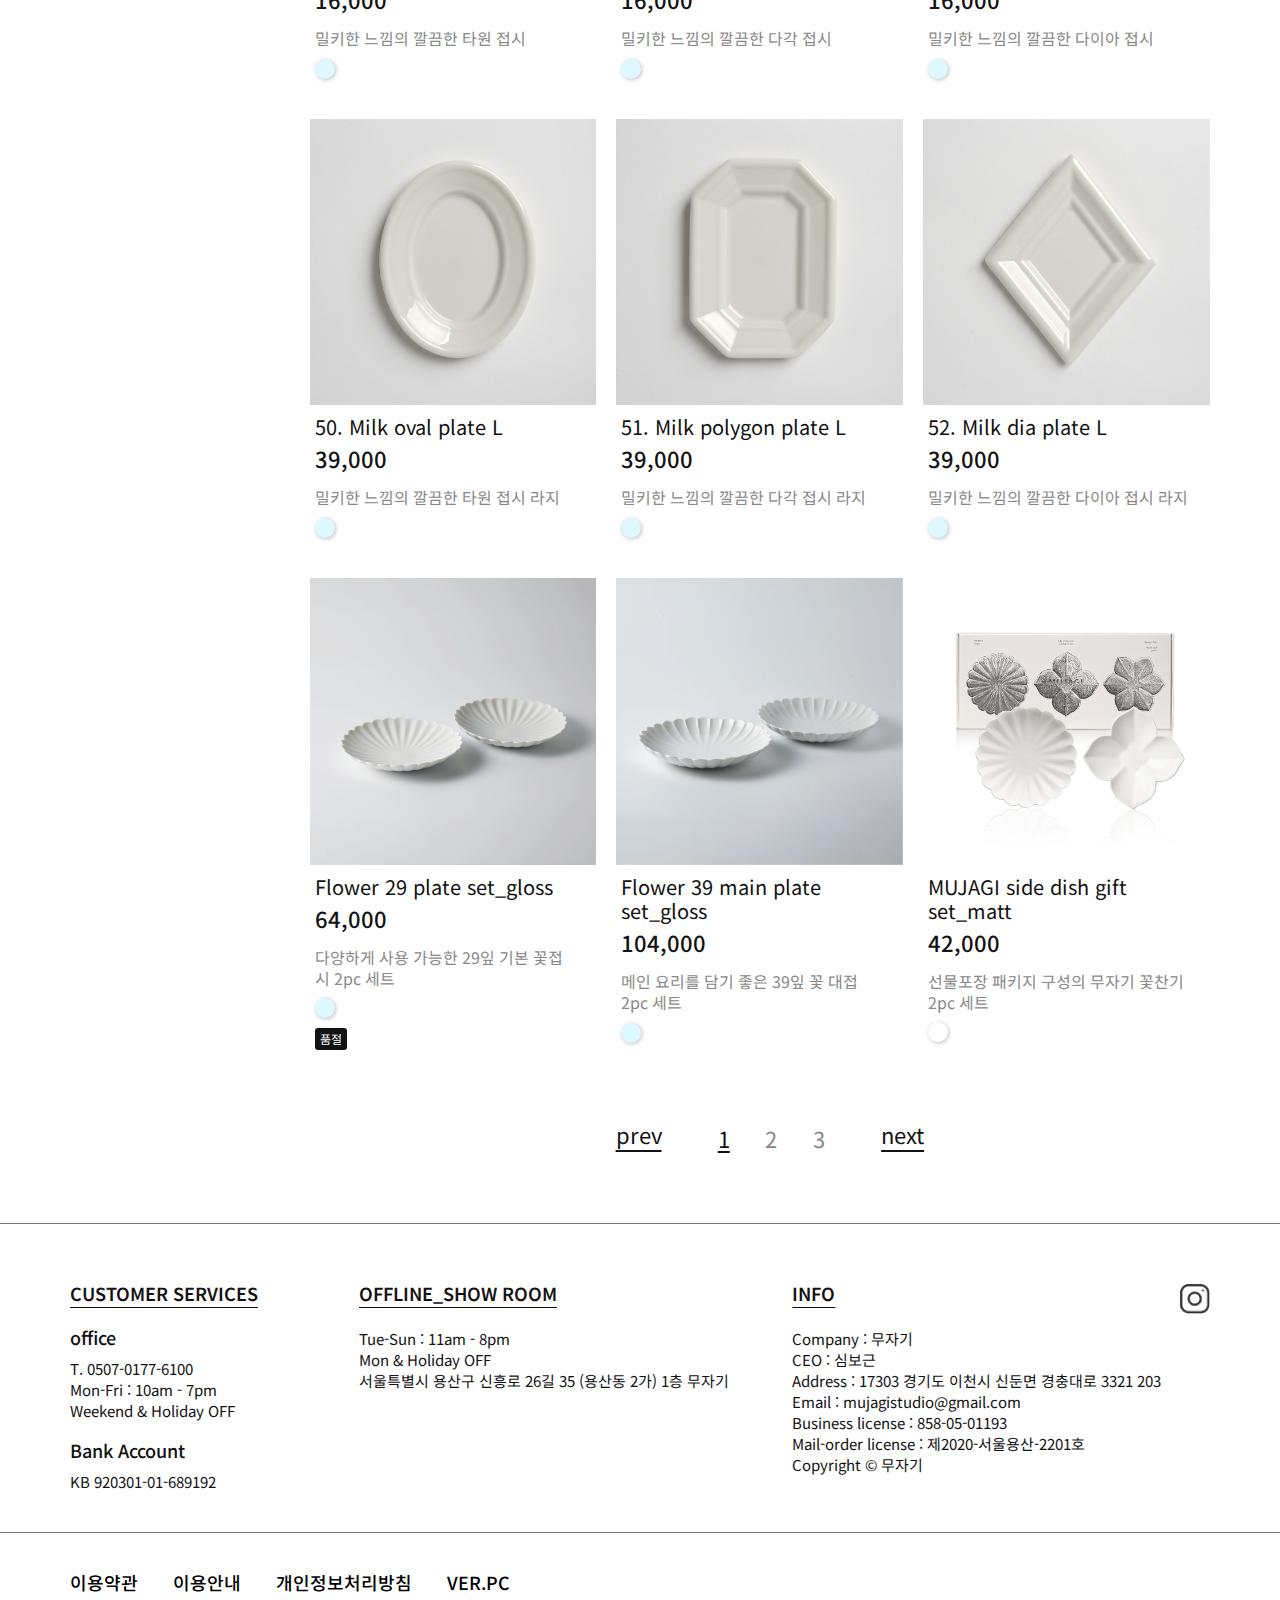
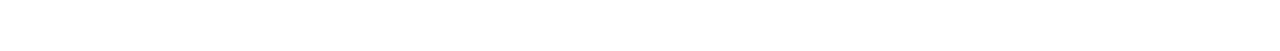
<file: sub/plate.html>
<!DOCTYPE html>
<html lang="ko">
<head>
    <meta charset="UTF-8">
    <meta name="viewport" content="width=device-width, initial-scale=1.0">
    <title>PLATE - MUJAGI</title>
    <link rel="icon" type="img/ico" href="../img/web_top_icon.ico">
    <link rel="preconnect" href="https://fonts.googleapis.com">
    <link rel="preconnect" href="https://fonts.gstatic.com" crossorigin>
    <link href="https://fonts.googleapis.com/css2?family=Noto+Sans+KR:wght@400;500;600;700&display=swap" rel="stylesheet">
    <link href="https://fonts.googleapis.com/css?family=Material+Icons|Material+Icons+Outlined|Material+Icons+Two+Tone|Material+Icons+Round|Material+Icons+Sharp" rel="stylesheet">
    <link rel="stylesheet" href="https://fonts.googleapis.com/css2?family=Material+Symbols+Rounded:opsz,wght,FILL,GRAD@20..48,100..700,0..1,-50..200" />
    <link rel="stylesheet" href="https://fonts.googleapis.com/css2?family=Material+Symbols+Outlined:opsz,wght,FILL,GRAD@20..48,100..700,0..1,-50..200" />
    <link rel="stylesheet" href="../css/base.css">
    <link rel="stylesheet" href="../css/head_foot.css">
    <link rel="stylesheet" href="../css/product.css">
</head>
<body>
    <div id="wrap">
        <header id="header">
            <div class="h_top">
                <p class="logo"><a href="../index.html">MUJAGI</a></p>
                <div class="h01_left">
                    <div class="h01_shop">
                        <h5>SHOP</h5>
                        <div class="h01_depth">
                            <ul>
                                <li><a href="plate.html">PLATE</a></li>
                                <li><a href="bowl.html">BOWL</a></li>
                                <li><a href="cup.html">CUP</a></li>
                                <li><a href="other.html">OTHER</a></li>
                                <li><a href="set.html">SET</a></li>
                                <li><a href="gift.html">GIFT</a></li>
                            </ul>
                        </div>
                    </div>
                    <div class="h01_about">
                        <h5>ABOUT</h5>
                    </div>
                    <div class="h01_talk">
                        <h5>TALK</h5> 
                        <div class="h01_depth">
                            <ul>
                                <li><a href="">NOTICE</a></li>
                                <li><a href="">Q&A</a></li>
                                <li><a href="">REVIEW</a></li>
                            </ul>
                        </div>
                    </div>
                </div>
                <div class="h01_right">
                    <div class="h01_mypage">
                        <h5>MY PAGE</h5>
                        <div class="h01_depth">
                            <ul>
                                <li><a href="">LOGIN</a></li>
                                <li><a href="">REGISTER</a></li>
                                <li><a href="">MY ACCOUNT</a></li>
                            </ul>
                        </div>
                    </div>
                    <div class="h01_cart">
                        <h5><a href="">CART(<span>0</span>)</a></h5>
                    </div>
                </div>
                <div class="h_02">
                    <div class="h02_btn">
                        <span class="material-symbols-outlined">
                            menu
                        </span>
                    </div>
                    <div class="h02_side">
                        <div>
                            <div class="h02_list">
                                <h5>SHOP</h5>
                                <ul>
                                    <li><a href="plate.html">PLATE</a></li>
                                    <li><a href="bowl.html">BOWL</a></li>
                                    <li><a href="cup.html">CUP</a></li>
                                    <li><a href="other.html">OTHER</a></li>
                                    <li><a href="set.html">SET</a></li>
                                    <li><a href="gift.html">GIFT</a></li>
                                </ul>
                            </div>
                            <div class="h02_list">
                                <h5>ABOUT</h5>
                            </div>
                            <div class="h02_list">
                                <h5>TALK</h5>
                                <ul>
                                    <li><a href="">NOTICE</a></li>
                                    <li><a href="">Q&A</a></li>
                                    <li><a href="">REVIEW</a></li>
                                </ul>
                            </div>
                            <div class="h02_list">
                                <h5>MYPAGE</h5>
                                <ul>
                                    <li><a href="">LOGIN</a></li>
                                    <li><a href="">REGISTER</a></li>
                                    <li><a href="">MY ACCOUNT</a></li> 
                                    <li><a href="">CART(<span>0</span>)</a></li>
                                </ul>
                            </div>
                        </div>
                        <span class="material-symbols-outlined h02_closeBt">
                            close
                        </span>
                    </div>
                </div>
            </div>
            <div class="goTop">
                <span class="material-symbols-outlined">
                    north
                </span>
                <p>TOP</p>
            </div>
        </header>
        <main id="main">
            <div class="m_in">
                <div id="content">
                    <div class="main_gnb">
                        <div class="m_gnb_in">
                            <p><a href="plate.html" class="on">PLATE</a></p>
                            <p><a href="bowl.html">BOWL</a></p>
                            <p><a href="cup.html">CUP</a></p>
                            <p><a href="other.html">OTHER</a></p>
                            <p><a href="set.html">SET</a></p>
                            <p><a href="gift.html">GIFT</a></p>
                        </div>
                    </div>
                    <div class="main1">
                        <div class="m1_in">
                            <div class="pd_seperate">
                                <div class="m1_size_list">
                                    <h4 class="m1_pbs">Plate by size</h4>
                                    <div class="m1_size">
                                        <p><a href="" class="on">ALL</a></p>
                                        <p><a href="">XS</a></p>
                                        <p><a href="">S</a></p>
                                        <p><a href="">M</a></p>
                                        <p><a href="">L</a></p>
                                    </div>
                                </div>
                                <label class="pd_array">
                                    <select name='m1pd_array'>
                                        <option value='array1' selected>상품정렬</option>
                                        <option value='array2'>신상품</option>
                                        <option value='array3'>낮은가격</option>
                                        <option value='array4'>높은가격</option>
                                        <option value='array5'>구매순</option>
                                        <option value='array6'>조회순</option>
                                    </select>
                                  </label>
                            </div>
                            <div class="m1_pd_list">
                                <div class="m1_pd m1_02"><a href="">
                                    <p class="photo">
                                        <img src="../img/plate/p01_1.jpg" alt="" class="m1_ori">
                                        <img src="../img/plate/p01_2.jpg" alt="" class="m1_hov">
                                    </p>
                                    <div class="m1_txt">
                                        <p class="m1_name">01. Flower 19</p>
                                        <p class="m1_price">21,000</p>
                                        <p class="m1_hash">19잎의 국화꽃 모양 아담한 꽃접시</p>
                                    </div>
                                    <div class="color_list">
                                        <p class="color1"></p>
                                        <p class="color2"></p>
                                        <p class="color3"></p>
                                    </div>
                                </a></div>
                                <div class="m1_pd m1_02"><a href="">
                                    <p class="photo">
                                        <img src="../img/plate/p02_1.jpg" alt="" class="m1_ori">
                                        <img src="../img/plate/p02_2.jpg" alt="" class="m1_hov">
                                    </p>
                                    <div class="m1_txt">
                                        <p class="m1_name">02. Flower 04</p>
                                        <p class="m1_price">21,000</p>
                                        <p class="m1_hash">4잎을 가진 나팔모양의 꽃접시</p>
                                    </div>
                                    <div class="color_list">
                                        <p class="color1"></p>
                                        <p class="color2"></p>
                                    </div>
                                </a></div>
                                <div class="m1_pd m1_02"><a href="">
                                    <p class="photo">
                                        <img src="../img/plate/p03_1.jpg" alt="" class="m1_ori">
                                        <img src="../img/plate/p03_2.jpg" alt="" class="m1_hov">
                                    </p>
                                    <div class="m1_txt">
                                        <p class="m1_name">03. Flower 06</p>
                                        <p class="m1_price">21,000</p>
                                        <p class="m1_hash">6잎으로 어여쁘게 핀 꽃접시</p>
                                    </div>
                                    <div class="color_list">
                                        <p class="color1"></p>
                                        <p class="color2"></p>
                                    </div>
                                </a></div>
                                <div class="m1_pd m1_02"><a href="">
                                    <p class="photo">
                                        <img src="../img/plate/p04_1.jpg" alt="" class="m1_ori">
                                        <img src="../img/plate/p04_2.png" alt="" class="m1_hov">
                                    </p>
                                    <div class="m1_txt">
                                        <p class="m1_name">04. Flower 06 thin</p>
                                        <p class="m1_price">21,000</p>
                                        <p class="m1_hash">6잎의 수선화 모양의 아담한 꽃접시</p>
                                    </div>
                                    <div class="color_list">
                                        <p class="color1"></p>
                                        <p class="color2"></p>
                                    </div>
                                </a></div>
                                <div class="m1_pd m1_02"><a href="">
                                    <p class="photo">
                                        <img src="../img/plate/p05_1.jpg" alt="" class="m1_ori">
                                        <img src="../img/plate/p05_2.png" alt="" class="m1_hov">
                                    </p>
                                    <div class="m1_txt">
                                        <p class="m1_name">05. One plate</p>
                                        <p class="m1_price">12,000</p>
                                        <p class="m1_hash">베이직한 원형 앞접시</p>
                                    </div>
                                    <div class="color_list">
                                        <p class="color1"></p>
                                        <p class="color2"></p>
                                    </div>
                                </a></div>
                                <div class="m1_pd m1_02"><a href="">
                                    <p class="photo">
                                        <img src="../img/plate/p06_1.jpg" alt="" class="m1_ori">
                                        <img src="../img/plate/p06_2.jpg" alt="" class="m1_hov">
                                    </p>
                                    <div class="m1_txt">
                                        <p class="m1_name">06. Drop plate</p>
                                        <p class="m1_price">22,000</p>
                                        <p class="m1_hash">물방울이 떨어지는 순간 (only gloss)</p>
                                    </div>
                                    <div class="color_list">
                                        <p class="color2"></p>
                                    </div>
                                    <div class="soldout"><p>품절</p></div>
                                </a></div>
                                <div class="m1_pd m1_03"><a href="">
                                    <p class="photo">
                                        <img src="../img/plate/p07_1.jpg" alt="" class="m1_ori">
                                        <img src="../img/plate/p07_2.jpg" alt="" class="m1_hov">
                                    </p>
                                    <div class="m1_txt">
                                        <p class="m1_name">07. Oval Drop plate</p>
                                        <p class="m1_price">32,000</p>
                                        <p class="m1_hash">물방울이 떨어지는 순간 (Only gloss)</p>
                                    </div>
                                    <div class="color_list">
                                        <p class="color2"></p>
                                    </div>
                                </a></div>
                                <div class="m1_pd m1_01"><a href="">
                                    <p class="photo">
                                        <img src="../img/plate/p08_1.jpg" alt="" class="m1_ori">
                                        <img src="../img/plate/p08_2.jpg" alt="" class="m1_hov">
                                    </p>
                                    <div class="m1_txt">
                                        <p class="m1_name">10. Flower tiny 3 type</p>
                                        <p class="m1_price">12,000</p>
                                        <p class="m1_hash">3종 꽃 종지</p>
                                    </div>
                                    <div class="color_list">
                                        <p class="color1"></p>
                                        <p class="color2"></p>
                                    </div>
                                </a></div>
                                <div class="m1_pd m1_02"><a href="">
                                    <p class="photo">
                                        <img src="../img/plate/p09_1.jpg" alt="" class="m1_ori">
                                        <img src="../img/plate/p09_2.jpg" alt="" class="m1_hov">
                                    </p>
                                    <div class="m1_txt">
                                        <p class="m1_name">11. Square flat bar</p>
                                        <p class="m1_price">30,000</p>
                                        <p class="m1_hash">직사각 형태의 볼륨감 있는 평접시</p>
                                    </div>
                                    <div class="color_list">
                                        <p class="color1"></p>
                                        <p class="color2"></p>
                                    </div>
                                </a></div>
                                <div class="m1_pd m1_02"><a href="">
                                    <p class="photo">
                                        <img src="../img/plate/p10_1.jpg" alt="" class="m1_ori">
                                        <img src="../img/plate/p10_2.jpg" alt="" class="m1_hov">
                                    </p>
                                    <div class="m1_txt">
                                        <p class="m1_name">12. Flower 06 flat</p>
                                        <p class="m1_price">25,000</p>
                                        <p class="m1_hash">06 잎의 볼륨감 있는 꽃 평접시 </p>
                                    </div>
                                    <div class="color_list">
                                        <p class="color1"></p>
                                        <p class="color2"></p>
                                    </div>
                                </a></div>
                                <div class="m1_pd m1_02"><a href="">
                                    <p class="photo">
                                        <img src="../img/plate/p11_1.jpg" alt="" class="m1_ori">
                                        <img src="../img/plate/p11_2.jpg" alt="" class="m1_hov">
                                    </p>
                                    <div class="m1_txt">
                                        <p class="m1_name">13. Flower 06 heel</p>
                                        <p class="m1_price">25,000</p>
                                        <p class="m1_hash">굽이 생긴 Flower 06 thin</p>
                                    </div>
                                    <div class="color_list">
                                        <p class="color1"></p>
                                        <p class="color2"></p>
                                    </div>
                                </a></div>
                                <div class="m1_pd m1_04"><a href="">
                                    <p class="photo">
                                        <img src="../img/plate/p13_1.jpg" alt="" class="m1_ori">
                                        <img src="../img/plate/p13_2.jpg" alt="" class="m1_hov">
                                    </p>
                                    <div class="m1_txt">
                                        <p class="m1_name">15. Fan plate</p>
                                        <p class="m1_price">39,000</p>
                                        <p class="m1_hash">팔덕선에서 모티브를 얻어 제작된 부채모양의 접시</p>
                                    </div>
                                    <div class="color_list">
                                        <p class="color1"></p>
                                        <p class="color2"></p>
                                    </div>
                                </a></div>
                                <div class="m1_pd m1_01"><a href="">
                                    <p class="photo">
                                        <img src="../img/plate/p14_1.jpg" alt="" class="m1_ori">
                                        <img src="../img/plate/p14_2.jpg" alt="" class="m1_hov">
                                    </p>
                                    <div class="m1_txt">
                                        <p class="m1_name">17. Flower 05 mini</p>
                                        <p class="m1_price">12,000</p>
                                        <p class="m1_hash">5잎을 가진 오얏꽃 모양의 아담한 꽃접시 </p>
                                    </div>
                                    <div class="color_list">
                                        <p class="color1"></p>
                                        <p class="color2"></p>
                                    </div>
                                </a></div>
                                <div class="m1_pd m1_01"><a href="">
                                    <p class="photo">
                                        <img src="../img/plate/p15_1.png" alt="" class="m1_ori">
                                        <img src="../img/plate/p15_2.jpg" alt="" class="m1_hov">
                                    </p>
                                    <div class="m1_txt">
                                        <p class="m1_name">18. Petal plate S</p>
                                        <p class="m1_price">11,000</p>
                                        <p class="m1_hash">꽃의 잎을 형상화 한 접시 (소)</p>
                                    </div>
                                    <div class="color_list">
                                        <p class="color1"></p>
                                        <p class="color2"></p>
                                    </div>
                                </a></div>
                                <div class="m1_pd m1_02"><a href="">
                                    <p class="photo">
                                        <img src="../img/plate/p16_1.png" alt="" class="m1_ori">
                                        <img src="../img/plate/p16_2.jpg" alt="" class="m1_hov">
                                    </p>
                                    <div class="m1_txt">
                                        <p class="m1_name">19. Petal plate M</p>
                                        <p class="m1_price">17,000</p>
                                        <p class="m1_hash">꽃의 잎을 형상화 한 접시 (중)</p>
                                    </div>
                                    <div class="color_list">
                                        <p class="color1"></p>
                                        <p class="color2"></p>
                                    </div>
                                </a></div>
                                <div class="m1_pd m1_03"><a href="">
                                    <p class="photo">
                                        <img src="../img/plate/p17_1.png" alt="" class="m1_ori">
                                        <img src="../img/plate/p17_2.jpg" alt="" class="m1_hov">
                                    </p>
                                    <div class="m1_txt">
                                        <p class="m1_name">20. Petal plate L</p>
                                        <p class="m1_price">24,000</p>
                                        <p class="m1_hash">꽃의 잎을 형상화 한 접시 (대)</p>
                                    </div>
                                    <div class="color_list">
                                        <p class="color1"></p>
                                        <p class="color2"></p>
                                    </div>
                                </a></div>
                                <div class="m1_pd m1_02"><a href="">
                                    <p class="photo">
                                        <img src="../img/plate/p18_1.jpg" alt="" class="m1_ori">
                                        <img src="../img/plate/p18_2.jpg" alt="" class="m1_hov">
                                    </p>
                                    <div class="m1_txt">
                                        <p class="m1_name">21. Flower 05 soban</p>
                                        <p class="m1_price">29,000</p>
                                        <p class="m1_hash">5잎을 가진 오얏꽃 모양의 미니 소반</p>
                                    </div>
                                    <div class="color_list">
                                        <p class="color1"></p>
                                        <p class="color2"></p>
                                        <p class="color3"></p>
                                    </div>
                                </a></div>
                                <div class="m1_pd m1_02"><a href="">
                                    <p class="photo">
                                        <img src="../img/plate/p19_1.jpg" alt="" class="m1_ori">
                                        <img src="../img/plate/p19_2.jpg" alt="" class="m1_hov">
                                    </p>
                                    <div class="m1_txt">
                                        <p class="m1_name">22. Square soban</p>
                                        <p class="m1_price">29,000</p>
                                        <p class="m1_hash">깔끔한 사각 미니 소반</p>
                                    </div>
                                    <div class="color_list">
                                        <p class="color1"></p>
                                        <p class="color2"></p>
                                        <p class="color3"></p>
                                    </div>
                                </a></div>
                                <div class="m1_pd m1_02"><a href="">
                                    <p class="photo">
                                        <img src="../img/plate/p20_1.jpg" alt="" class="m1_ori">
                                        <img src="../img/plate/p20_2.jpg" alt="" class="m1_hov">
                                    </p>
                                    <div class="m1_txt">
                                        <p class="m1_name">23. Little B</p>
                                        <p class="m1_price">19,000</p>
                                        <p class="m1_hash">참새의 형태가 모티브가 된 미니 접시 </p>
                                    </div>
                                    <div class="color_list">
                                        <p class="color1"></p>
                                        <p class="color2"></p>
                                    </div>
                                </a></div>
                                <div class="m1_pd m1_04"><a href="">
                                    <p class="photo">
                                        <img src="../img/plate/p21_1.jpg" alt="" class="m1_ori">
                                        <img src="../img/plate/p21_2.jpg" alt="" class="m1_hov">
                                    </p>
                                    <div class="m1_txt">
                                        <p class="m1_name">30. Flower 05 big plate</p>
                                        <p class="m1_price">41,000</p>
                                        <p class="m1_hash">5잎의 다양한 플레이팅이 가능한 넓은 꽃 평접시</p>
                                    </div>
                                    <div class="color_list">
                                        <p class="color1"></p>
                                        <p class="color2"></p>
                                    </div>
                                    <div class="soldout"><p>품절</p></div>
                                </a></div>
                                <div class="m1_pd m1_01"><a href="">
                                    <p class="photo">
                                        <img src="../img/plate/p22_1.png" alt="" class="m1_ori">
                                        <img src="../img/plate/p22_2.jpg" alt="" class="m1_hov">
                                    </p>
                                    <div class="m1_txt">
                                        <p class="m1_name">36. Square plate S</p>
                                        <p class="m1_price">12,000</p>
                                        <p class="m1_hash">사각 낮은 평접시 (소)</p>
                                    </div>
                                    <div class="color_list">
                                        <p class="color1"></p>
                                        <p class="color2"></p>
                                    </div>
                                </a></div>
                                <div class="m1_pd m1_03"><a href="">
                                    <p class="photo">
                                        <img src="../img/plate/p23_1.jpg" alt="" class="m1_ori">
                                        <img src="../img/plate/p23_2.jpg" alt="" class="m1_hov">
                                    </p>
                                    <div class="m1_txt">
                                        <p class="m1_name">37. Square plate M</p>
                                        <p class="m1_price">22,000</p>
                                        <p class="m1_hash">사각 낮은 평접시 (중)</p>
                                    </div>
                                    <div class="color_list">
                                        <p class="color1"></p>
                                        <p class="color2"></p>
                                    </div>
                                </a></div>
                                <div class="m1_pd m1_04"><a href="">
                                    <p class="photo">
                                        <img src="../img/plate/p24_1.png" alt="" class="m1_ori">
                                        <img src="../img/plate/p24_2.jpg" alt="" class="m1_hov">
                                    </p>
                                    <div class="m1_txt">
                                        <p class="m1_name">38. Square plate L</p>
                                        <p class="m1_price">52,000</p>
                                        <p class="m1_hash">사각 낮은 평접시 (대)</p>
                                    </div>
                                    <div class="color_list">
                                        <p class="color1"></p>
                                        <p class="color2"></p>
                                    </div>
                                </a></div>
                                <div class="m1_pd m1_03"><a href="">
                                    <p class="photo">
                                        <img src="../img/plate/p36_1.jpg" alt="" class="m1_ori">
                                        <img src="../img/plate/p36_2.jpg" alt="" class="m1_hov">
                                    </p>
                                    <div class="m1_txt">
                                        <p class="m1_name">40. Flower 08 plate</p>
                                        <p class="m1_price">30,000</p>
                                        <p class="m1_hash">깊이감이 있어 사용도가 좋은 8잎 기본 꽃접시</p>
                                    </div>
                                    <div class="color_list">
                                        <p class="color1"></p>
                                        <p class="color2"></p>
                                        <p class="color3"></p>
                                    </div>
                                </a></div>
                                <div class="m1_pd m1_03"><a href="">
                                    <p class="photo">
                                        <img src="../img/plate/p35_1.jpg" alt="" class="m1_ori">
                                        <img src="../img/plate/p35_2.jpg" alt="" class="m1_hov">
                                    </p>
                                    <div class="m1_txt">
                                        <p class="m1_name">41. Flower 06 round plate</p>
                                        <p class="m1_price">32,000</p>
                                        <p class="m1_hash">둥근 6잎 기본 꽃접시</p>
                                    </div>
                                    <div class="color_list">
                                        <p class="color1"></p>
                                        <p class="color2"></p>
                                    </div>
                                </a></div>
                                <div class="m1_pd m1_04"><a href="">
                                    <p class="photo">
                                        <img src="../img/plate/p37_1.jpg" alt="" class="m1_ori">
                                        <img src="../img/plate/p37_2.jpg" alt="" class="m1_hov">
                                    </p>
                                    <div class="m1_txt">
                                        <p class="m1_name">42. Flower 08 main plate</p>
                                        <p class="m1_price">52,000</p>
                                        <p class="m1_hash">메인 요리를 담기 좋은 8잎 꽃 대접</p>
                                    </div>
                                    <div class="color_list">
                                        <p class="color1"></p>
                                        <p class="color2"></p>
                                    </div>
                                </a></div>
                                <div class="m1_pd m1_04"><a href="">
                                    <p class="photo">
                                        <img src="../img/plate/p25_1.jpg" alt="" class="m1_ori">
                                        <img src="../img/plate/p25_2.jpg" alt="" class="m1_hov">
                                    </p>
                                    <div class="m1_txt">
                                        <p class="m1_name">43. Flower 39 main plate</p>
                                        <p class="m1_price">52,000</p>
                                        <p class="m1_hash">메인 요리를 담기 좋은 39잎 꽃 대접 </p>
                                    </div>
                                    <div class="color_list">
                                        <p class="color1"></p>
                                        <p class="color2"></p>
                                        <p class="color3"></p>
                                    </div>
                                </a></div>
                                <div class="m1_pd m1_02"><a href="">
                                    <p class="photo">
                                        <img src="../img/plate/p26_1.jpg" alt="" class="m1_ori">
                                        <img src="../img/plate/p26_2.jpg" alt="" class="m1_hov">
                                    </p>
                                    <div class="m1_txt">
                                        <p class="m1_name">46. Milk oval plate</p>
                                        <p class="m1_price">16,000</p>
                                        <p class="m1_hash">밀키한 느낌의 깔끔한 타원 접시</p>
                                    </div>
                                    <div class="color_list">
                                        <p class="color2"></p>
                                    </div>
                                </a></div>
                                <div class="m1_pd m1_02"><a href="">
                                    <p class="photo">
                                        <img src="../img/plate/p27_1.jpg" alt="" class="m1_ori">
                                        <img src="../img/plate/p27_2.jpg" alt="" class="m1_hov">
                                    </p>
                                    <div class="m1_txt">
                                        <p class="m1_name">47. Milk polygon plate</p>
                                        <p class="m1_price">16,000</p>
                                        <p class="m1_hash">밀키한 느낌의 깔끔한 다각 접시 </p>
                                    </div>
                                    <div class="color_list">
                                        <p class="color2"></p>
                                    </div>
                                </a></div>
                                <div class="m1_pd m1_02"><a href="">
                                    <p class="photo">
                                        <img src="../img/plate/p28_1.jpg" alt="" class="m1_ori">
                                        <img src="../img/plate/p28_2.jpg" alt="" class="m1_hov">
                                    </p>
                                    <div class="m1_txt">
                                        <p class="m1_name">48. Milk dia plate</p>
                                        <p class="m1_price">16,000</p>
                                        <p class="m1_hash">밀키한 느낌의 깔끔한 다이아 접시</p>
                                    </div>
                                    <div class="color_list">
                                        <p class="color2"></p>
                                    </div>
                                </a></div>
                                <div class="m1_pd m1_04"><a href="">
                                    <p class="photo">
                                        <img src="../img/plate/p29_1.png" alt="" class="m1_ori">
                                        <img src="../img/plate/p29_2.png" alt="" class="m1_hov">
                                    </p>
                                    <div class="m1_txt">
                                        <p class="m1_name">50. Milk oval plate L</p>
                                        <p class="m1_price">39,000</p>
                                        <p class="m1_hash">밀키한 느낌의 깔끔한 타원 접시 라지</p>
                                    </div>
                                    <div class="color_list">
                                        <p class="color2"></p>
                                    </div>
                                </a></div>
                                <div class="m1_pd m1_04"><a href="">
                                    <p class="photo">
                                        <img src="../img/plate/p30_1.png" alt="" class="m1_ori">
                                        <img src="../img/plate/p30_2.png" alt="" class="m1_hov">
                                    </p>
                                    <div class="m1_txt">
                                        <p class="m1_name">51. Milk polygon plate L</p>
                                        <p class="m1_price">39,000</p>
                                        <p class="m1_hash">밀키한 느낌의 깔끔한 다각 접시 라지</p>
                                    </div>
                                    <div class="color_list">
                                        <p class="color2"></p>
                                    </div>
                                </a></div>
                                <div class="m1_pd m1_04"><a href="">
                                    <p class="photo">
                                        <img src="../img/plate/p31_1.png" alt="" class="m1_ori">
                                        <img src="../img/plate/p31_2.png" alt="" class="m1_hov">
                                    </p>
                                    <div class="m1_txt">
                                        <p class="m1_name">52. Milk dia plate L</p>
                                        <p class="m1_price">39,000</p>
                                        <p class="m1_hash">밀키한 느낌의 깔끔한 다이아 접시 라지</p>
                                    </div>
                                    <div class="color_list">
                                        <p class="color2"></p>
                                    </div>
                                </a></div>
                                <div class="m1_pd m1_03"><a href="">
                                    <p class="photo">
                                        <img src="../img/plate/p32_1.png" alt="" class="m1_ori">
                                        <img src="../img/plate/p23_2.jpg" alt="" class="m1_hov">
                                    </p>
                                    <div class="m1_txt">
                                        <p class="m1_name">Flower 29 plate set_gloss</p>
                                        <p class="m1_price">64,000</p>
                                        <p class="m1_hash">다양하게 사용 가능한 29잎 기본 꽃접시 2pc 세트</p>
                                    </div>
                                    <div class="color_list">
                                        <p class="color2"></p>
                                    </div>
                                    <div class="soldout"><p>품절</p></div>
                                </a></div>
                                <div class="m1_pd m1_04 ph_1"><a href="">
                                    <p class="photo">
                                        <img src="../img/plate/p33_1.png" alt="" class="m1_ori">
                                    </p>
                                    <div class="m1_txt">
                                        <p class="m1_name">Flower 39 main plate set_gloss</p>
                                        <p class="m1_price">104,000</p>
                                        <p class="m1_hash">메인 요리를 담기 좋은 39잎 꽃 대접 2pc 세트 </p>
                                    </div>
                                    <div class="color_list">
                                        <p class="color2"></p>
                                    </div>
                                </a></div>
                                <div class="m1_pd m1_02 ph_1"><a href="">
                                    <p class="photo">
                                        <img src="../img/plate/p34_1.png" alt="" class="m1_ori">
                                    </p>
                                    <div class="m1_txt">
                                        <p class="m1_name">MUJAGI side dish gift set_matt</p>
                                        <p class="m1_price">42,000</p>
                                        <p class="m1_hash">선물포장 패키지 구성의 무자기 꽃찬기 2pc 세트</p>
                                    </div>
                                    <div class="color_list">
                                        <p class="color1"></p>
                                    </div>
                                </a></div>
                            </div>
                            <div class="m1_pager">
                                <p class="prev">prev</p>
                                <div class="pager_list">
                                    <p class="on">1</p>
                                    <p>2</p>
                                    <p>3</p>
                                </div>
                                <p class="next">next</p>
                            </div>
                        </div>
                    </div>
                </div>
            </div>
        </main>
        <footer id="footer">
            <div class="f01">
                <div class="f1_in">
                    <div class="f_left">
                        <div class="f_cs">
                            <h5>CUSTOMER SERVICES</h5>
                            <p class="f1_office">
                                <span>office</span> <br>
                                T. 0507-0177-6100 <br>
                                Mon-Fri : 10am - 7pm <br>
                                Weekend & Holiday OFF
                            </p>
                            <p class="f1_bank">
                                <span>Bank Account</span> <br>
                                KB 920301-01-689192
                            </p>
                        </div>
                        <div class="f_off_showroom">
                            <p class="off_title">Offline_show room</p>
                            <p>
                                Tue-Sun : 11am - 8pm <br>
                                Mon & Holiday OFF <br>
                                서울특별시 용산구 신흥로 26길 35 (용산동 2가) 1층 무자기
                            </p>
                        </div>
                    </div>
                    <div class="f_right">
                        <h5>INFO</h5>
                        <p>
                            Company : 무자기 <br>
                            CEO : 심보근 <br>
                            Address : 17303 경기도 이천시 신둔면 경충대로 3321 203 <br>
                            Email : mujagistudio@gmail.com <br>
                            Business license : 858-05-01193 <br>
                            Mail-order license : 제2020-서울용산-2201호 <br>
                            Copyright © 무자기
                        </p>
                    </div>
                    <p class="sns_insta"><a href="https://www.instagram.com/mujagi_official/">INSTA</a></p>
                </div>
            </div>
            <div class="f02">
                <div class="f2_in">
                    <ul>
                        <li><a href="">이용약관</a></li>
                        <li><a href="">이용안내</a></li>
                        <li><a href="">개인정보처리방침</a></li>
                        <li><a href="">VER.PC</a></li>
                    </ul>
                </div>
            </div>
        </footer>
    </div>
    <script src="https://ajax.googleapis.com/ajax/libs/jquery/1.12.4/jquery.min.js"></script>
    <script defer src="../js/common.js"></script>
    <script defer src="../js/sub.js"></script>
</body>
</html>
</file>
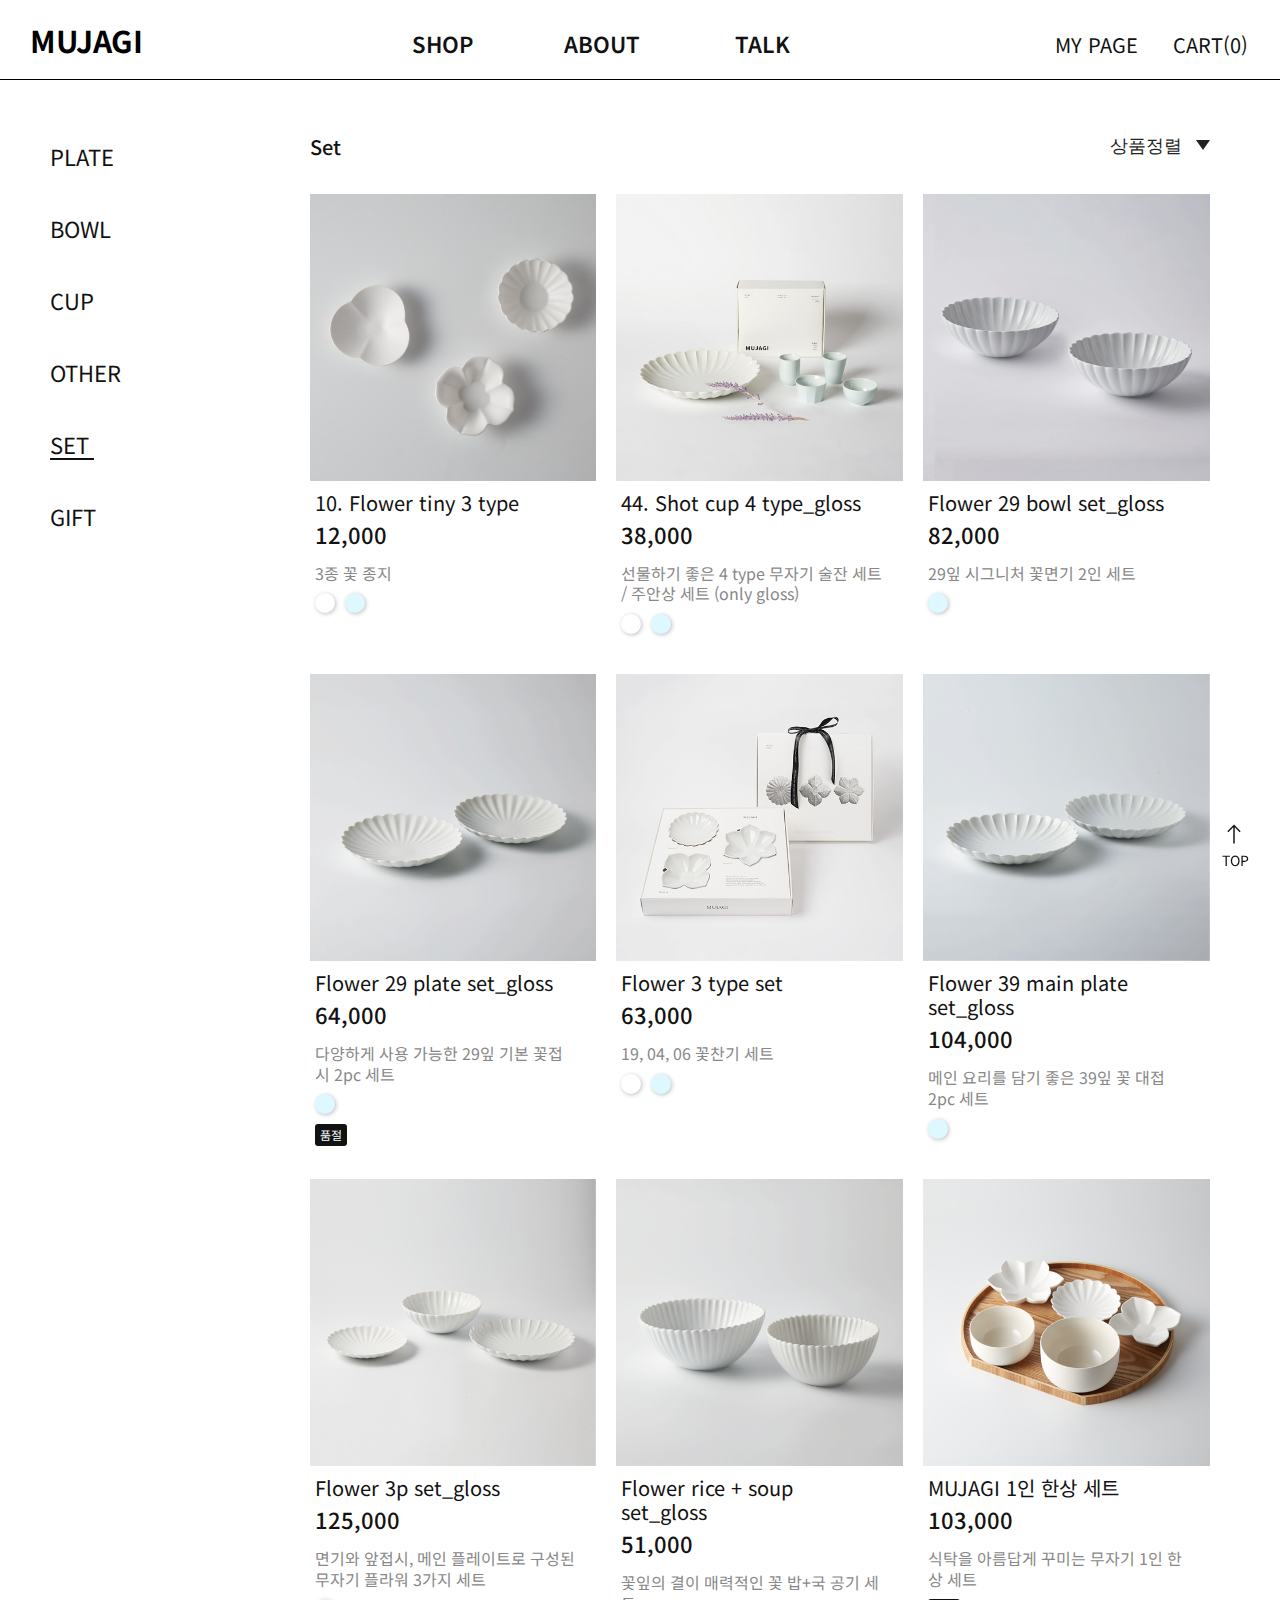
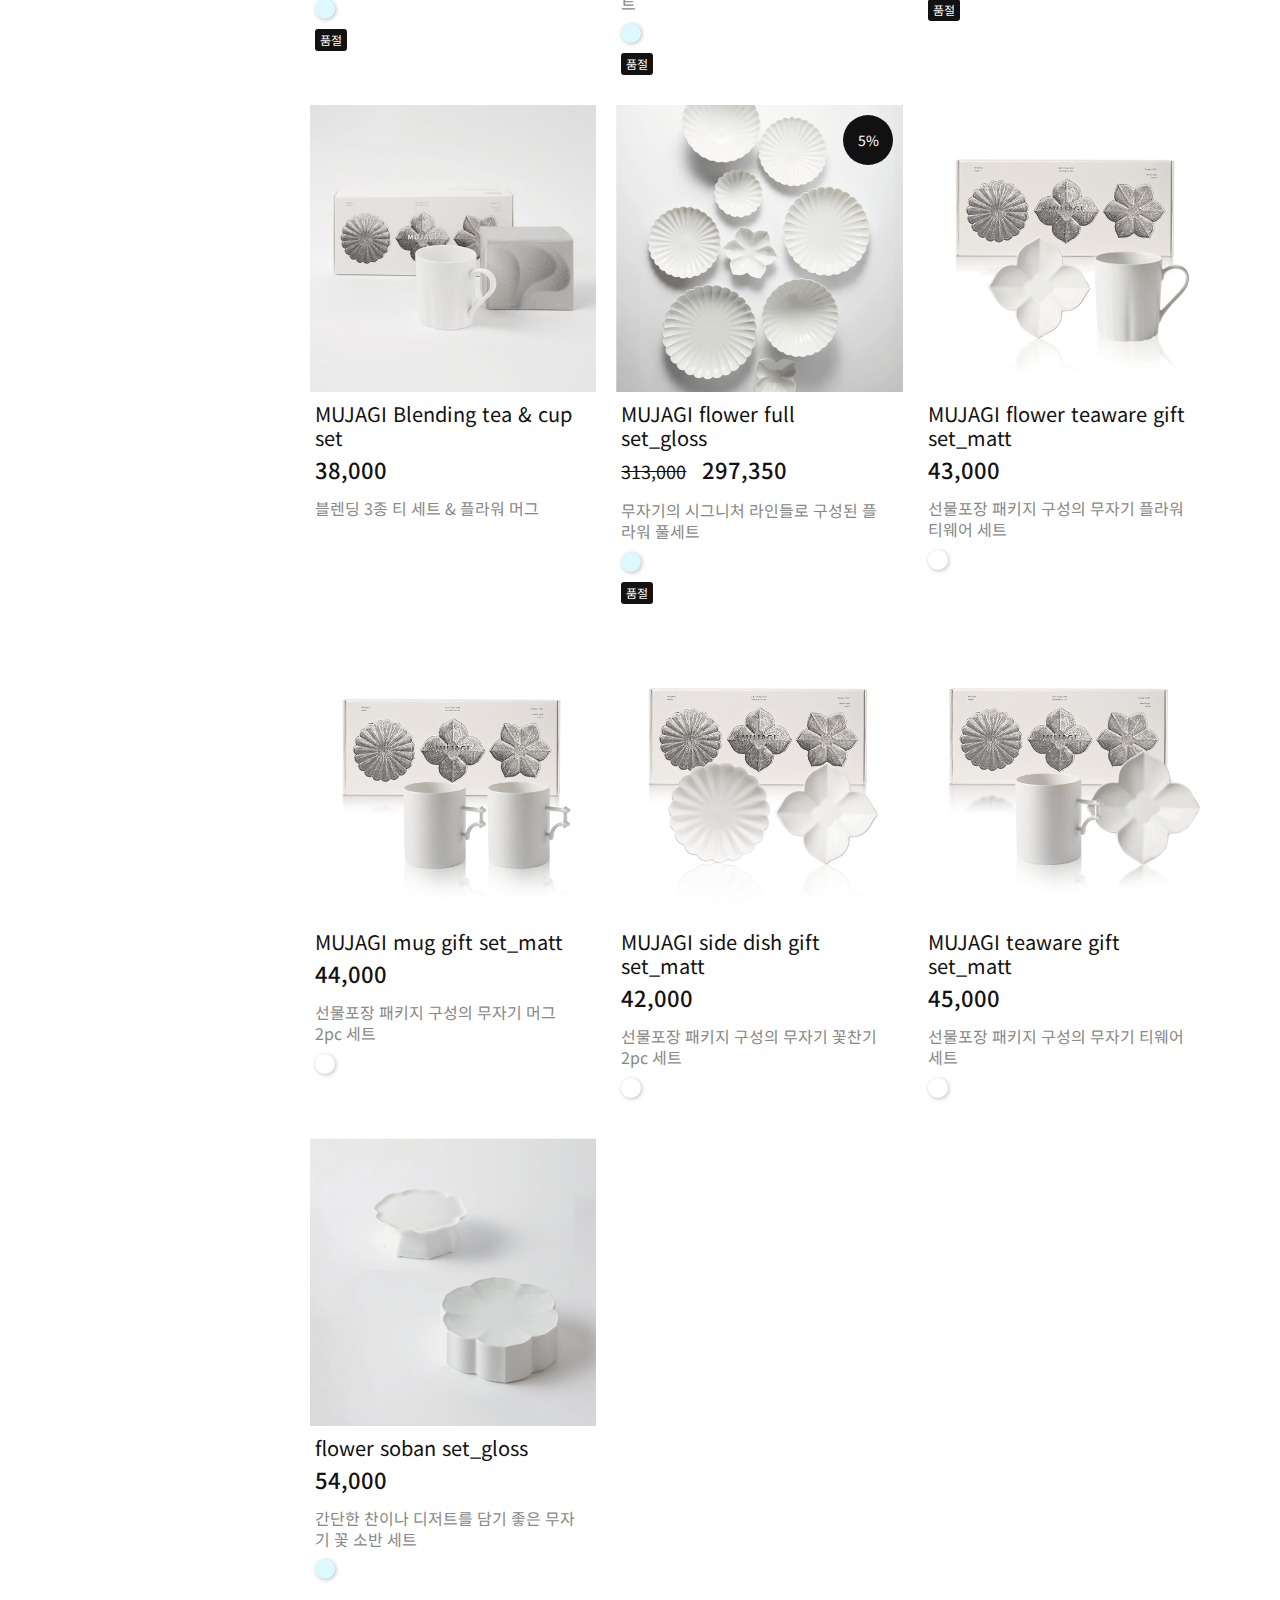
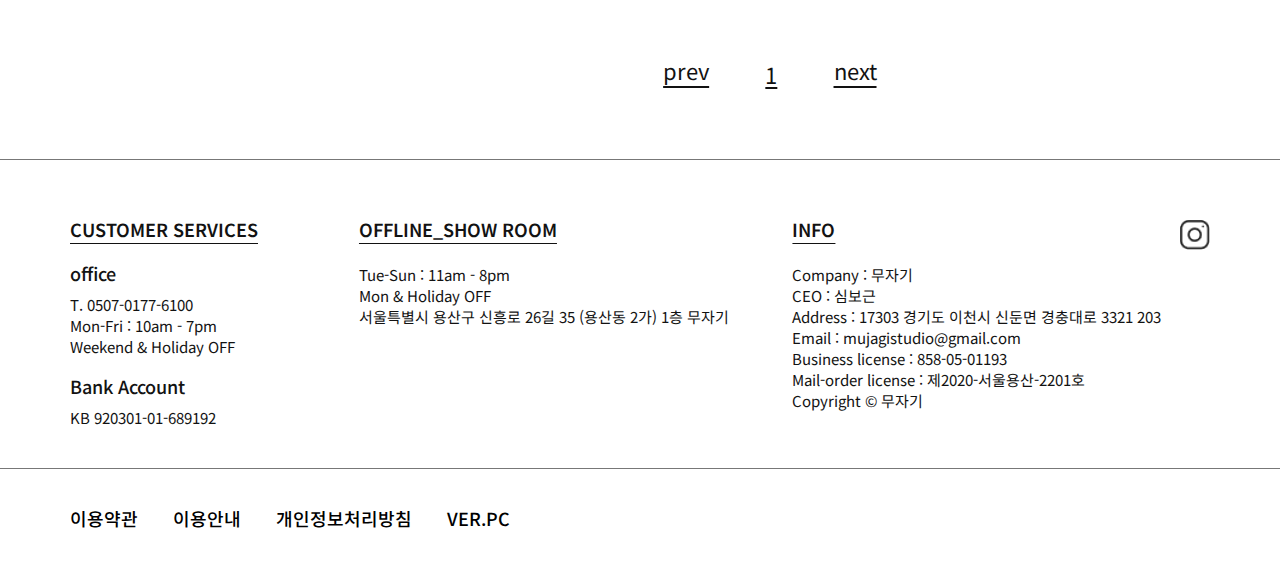
<file: sub/set.html>
<!DOCTYPE html>
<html lang="ko">
<head>
    <meta charset="UTF-8">
    <meta name="viewport" content="width=device-width, initial-scale=1.0">
    <title>SET - MUJAGI</title>
    <link rel="icon" type="img/ico" href="../img/web_top_icon.ico">
    <link rel="icon" type="img/ico" href="img/web_top_icon.ico">
    <link rel="preconnect" href="https://fonts.googleapis.com">
    <link rel="preconnect" href="https://fonts.gstatic.com" crossorigin>
    <link href="https://fonts.googleapis.com/css2?family=Noto+Sans+KR:wght@400;500;600;700&display=swap" rel="stylesheet">
    <link href="https://fonts.googleapis.com/css?family=Material+Icons|Material+Icons+Outlined|Material+Icons+Two+Tone|Material+Icons+Round|Material+Icons+Sharp" rel="stylesheet">
    <link rel="stylesheet" href="https://fonts.googleapis.com/css2?family=Material+Symbols+Rounded:opsz,wght,FILL,GRAD@20..48,100..700,0..1,-50..200" />
    <link rel="stylesheet" href="https://fonts.googleapis.com/css2?family=Material+Symbols+Outlined:opsz,wght,FILL,GRAD@20..48,100..700,0..1,-50..200" />
    <link rel="stylesheet" href="../css/base.css">
    <link rel="stylesheet" href="../css/head_foot.css">
    <link rel="stylesheet" href="../css/product.css">
</head>
<body>
    <div id="wrap">
        <header id="header">
            <div class="h_top">
                <p class="logo"><a href="../index.html">MUJAGI</a></p>
                <div class="h01_left">
                    <div class="h01_shop">
                        <h5>SHOP</h5>
                        <div class="h01_depth">
                            <ul>
                                <li><a href="plate.html">PLATE</a></li>
                                <li><a href="bowl.html">BOWL</a></li>
                                <li><a href="cup.html">CUP</a></li>
                                <li><a href="other.html">OTHER</a></li>
                                <li><a href="set.html">SET</a></li>
                                <li><a href="gift.html">GIFT</a></li>
                            </ul>
                        </div>
                    </div>
                    <div class="h01_about">
                        <h5>ABOUT</h5>
                    </div>
                    <div class="h01_talk">
                        <h5>TALK</h5> 
                        <div class="h01_depth">
                            <ul>
                                <li><a href="">NOTICE</a></li>
                                <li><a href="">Q&A</a></li>
                                <li><a href="">REVIEW</a></li>
                            </ul>
                        </div>
                    </div>
                </div>
                <div class="h01_right">
                    <div class="h01_mypage">
                        <h5>MY PAGE</h5>
                        <div class="h01_depth">
                            <ul>
                                <li><a href="">LOGIN</a></li>
                                <li><a href="">REGISTER</a></li>
                                <li><a href="">MY ACCOUNT</a></li>
                            </ul>
                        </div>
                    </div>
                    <div class="h01_cart">
                        <h5><a href="">CART(<span>0</span>)</a></h5>
                    </div>
                </div>
                <div class="h_02">
                    <div class="h02_btn">
                        <span class="material-symbols-outlined">
                            menu
                        </span>
                    </div>
                    <div class="h02_side">
                        <div>
                            <div class="h02_list">
                                <h5>SHOP</h5>
                                <ul>
                                    <li><a href="plate.html">PLATE</a></li>
                                    <li><a href="bowl.html">BOWL</a></li>
                                    <li><a href="cup.html">CUP</a></li>
                                    <li><a href="other.html">OTHER</a></li>
                                    <li><a href="set.html">SET</a></li>
                                    <li><a href="gift.html">GIFT</a></li>
                                </ul>
                            </div>
                            <div class="h02_list">
                                <h5>ABOUT</h5>
                            </div>
                            <div class="h02_list">
                                <h5>TALK</h5>
                                <ul>
                                    <li><a href="">NOTICE</a></li>
                                    <li><a href="">Q&A</a></li>
                                    <li><a href="">REVIEW</a></li>
                                </ul>
                            </div>
                            <div class="h02_list">
                                <h5>MYPAGE</h5>
                                <ul>
                                    <li><a href="">LOGIN</a></li>
                                    <li><a href="">REGISTER</a></li>
                                    <li><a href="">MY ACCOUNT</a></li> 
                                    <li><a href="">CART(<span>0</span>)</a></li>
                                </ul>
                            </div>
                        </div>
                        <span class="material-symbols-outlined h02_closeBt">
                            close
                        </span>
                    </div>
                </div>
            </div>
            <div class="goTop">
                <span class="material-symbols-outlined">
                    north
                </span>
                <p>TOP</p>
            </div>
        </header>
        <main id="main">
            <div class="m_in">
                <div id="content">
                    <div class="main_gnb">
                        <div class="m_gnb_in">
                            <p><a href="plate.html">PLATE</a></p>
                            <p><a href="bowl.html">BOWL</a></p>
                            <p><a href="cup.html">CUP</a></p>
                            <p><a href="other.html">OTHER</a></p>
                            <p><a href="set.html" class="on">SET</a></p>
                            <p><a href="gift.html">GIFT</a></p>
                        </div>
                    </div>
                    <div class="main1">
                        <div class="m1_in">
                            <div class="pd_seperate">
                                <div class="m1_size_list">
                                    <h4 class="m1_pbs">Set</h4>
                                </div>
                                <label class="pd_array">
                                    <select name='m1pd_array'>
                                        <option value='array1' selected>상품정렬</option>
                                        <option value='array2'>신상품</option>
                                        <option value='array3'>낮은가격</option>
                                        <option value='array4'>높은가격</option>
                                        <option value='array5'>구매순</option>
                                        <option value='array6'>조회순</option>
                                    </select>
                                  </label>
                            </div>
                            <div class="m1_pd_list">
                                <div class="m1_pd"><a href="">
                                    <p class="photo">
                                        <img src="../img/set/s01_1.jpg" alt="" class="m1_ori">
                                        <img src="../img/set/s01_2.jpg" alt="" class="m1_hov">
                                    </p>
                                    <div class="m1_txt">
                                        <p class="m1_name">10. Flower tiny 3 type</p>
                                        <p class="m1_price">12,000</p>
                                        <p class="m1_hash">3종 꽃 종지</p>
                                    </div>
                                    <div class="color_list">
                                        <p class="color1"></p>
                                        <p class="color2"></p>
                                    </div>
                                </a></div>
                                <div class="m1_pd"><a href="">
                                    <p class="photo">
                                        <img src="../img/set/s02_1.jpg" alt="" class="m1_ori">
                                        <img src="../img/set/s02_2.jpg" alt="" class="m1_hov">
                                    </p>
                                    <div class="m1_txt">
                                        <p class="m1_name">44. Shot cup 4 type_gloss</p>
                                        <p class="m1_price">38,000</p>
                                        <p class="m1_hash">
                                            선물하기 좋은 4 type 무자기 술잔 세트 / 주안상 세트 (only gloss)</p>
                                    </div>
                                    <div class="color_list">
                                        <p class="color1"></p>
                                        <p class="color2"></p>
                                    </div>
                                </a></div>
                                <div class="m1_pd ph_1"><a href="">
                                    <p class="photo">
                                        <img src="../img/set/s03_1.png" alt="" class="m1_ori">
                                    </p>
                                    <div class="m1_txt">
                                        <p class="m1_name">Flower 29 bowl set_gloss</p>
                                        <p class="m1_price">82,000</p>
                                        <p class="m1_hash"> 29잎 시그니처 꽃면기 2인 세트</p>
                                    </div>
                                    <div class="color_list">
                                        <p class="color2"></p>
                                    </div>
                                </a></div>
                                <div class="m1_pd ph_1"><a href="">
                                    <p class="photo">
                                        <img src="../img/set/s04_1.png" alt="" class="m1_ori">
                                    </p>
                                    <div class="m1_txt">
                                        <p class="m1_name">Flower 29 plate set_gloss</p>
                                        <p class="m1_price">64,000</p>
                                        <p class="m1_hash">다양하게 사용 가능한 29잎 기본 꽃접시 2pc 세트</p>
                                    </div>
                                    <div class="color_list">
                                        <p class="color2"></p>
                                    </div>
                                    <div class="soldout"><p>품절</p></div>
                                </a></div>
                                <div class="m1_pd"><a href="">
                                    <p class="photo">
                                        <img src="../img/set/s05_1.png" alt="" class="m1_ori">
                                        <img src="../img/set/s05_2.png" alt="" class="m1_hov">
                                    </p>
                                    <div class="m1_txt">
                                        <p class="m1_name">Flower 3 type set</p>
                                        <p class="m1_price">63,000</p>
                                        <p class="m1_hash">19, 04, 06 꽃찬기 세트</p>
                                    </div>
                                    <div class="color_list">
                                        <p class="color1"></p>
                                        <p class="color2"></p>
                                    </div>
                                </a></div>
                                <div class="m1_pd ph_1"><a href="">
                                    <p class="photo">
                                        <img src="../img/set/s06_1.png" alt="" class="m1_ori">
                                    </p>
                                    <div class="m1_txt">
                                        <p class="m1_name">Flower 39 main plate set_gloss</p>
                                        <p class="m1_price">104,000</p>
                                        <p class="m1_hash">메인 요리를 담기 좋은 39잎 꽃 대접 2pc 세트</p>
                                    </div>
                                    <div class="color_list">
                                        <p class="color2"></p>
                                    </div>
                                </a></div>
                                <div class="m1_pd ph_1"><a href="">
                                    <p class="photo">
                                        <img src="../img/set/s07_1.png" alt="" class="m1_ori">
                                    </p>
                                    <div class="m1_txt">
                                        <p class="m1_name">Flower 3p set_gloss</p>
                                        <p class="m1_price">125,000</p>
                                        <p class="m1_hash">면기와 앞접시, 메인 플레이트로 구성된 무자기 플라워 3가지 세트</p>
                                    </div>
                                    <div class="color_list">
                                        <p class="color2"></p>
                                    </div>
                                    <div class="soldout"><p>품절</p></div>
                                </a></div>
                                <div class="m1_pd ph_1"><a href="">
                                    <p class="photo">
                                        <img src="../img/set/s08_1.png" alt="" class="m1_ori">
                                    </p>
                                    <div class="m1_txt">
                                        <p class="m1_name">Flower rice + soup set_gloss</p>
                                        <p class="m1_price">51,000</p>
                                        <p class="m1_hash">꽃잎의 결이 매력적인 꽃 밥+국 공기 세트</p>
                                    </div>
                                    <div class="color_list">
                                        <p class="color2"></p>
                                    </div>
                                    <div class="soldout"><p>품절</p></div>
                                </a></div>
                                <div class="m1_pd ph_1"><a href="">
                                    <p class="photo">
                                        <img src="../img/set/s09_1.png" alt="" class="m1_ori">
                                    </p>
                                    <div class="m1_txt">
                                        <p class="m1_name">MUJAGI 1인 한상 세트</p>
                                        <p class="m1_price">103,000</p>
                                        <p class="m1_hash">식탁을 아름답게 꾸미는 무자기 1인 한상 세트</p>
                                    </div>
                                    <div class="soldout"><p>품절</p></div>
                                </a></div>
                                <div class="m1_pd"><a href="">
                                    <p class="photo">
                                        <img src="../img/set/s10_1.jpg" alt="" class="m1_ori">
                                        <img src="../img/set/s10_2.jpg" alt="" class="m1_hov">
                                    </p>
                                    <div class="m1_txt">
                                        <p class="m1_name">MUJAGI Blending tea & cup set</p>
                                        <p class="m1_price">38,000</p>
                                        <p class="m1_hash">블렌딩 3종 티 세트 & 플라워 머그</p>
                                    </div>
                                </a></div>
                                <div class="m1_pd ph_1 sale dot5"><a href="">
                                    <p class="photo">
                                        <img src="../img/set/s11_1.png" alt="" class="m1_ori">
                                    </p>
                                    <div class="m1_txt">
                                        <p class="m1_name">MUJAGI flower full set_gloss</p>
                                        <p class="m1_price"><span>313,000</span> 297,350</p>
                                        <p class="m1_hash">무자기의 시그니처 라인들로 구성된 플라워 풀세트</p>
                                    </div>
                                    <div class="color_list">
                                        <p class="color2"></p>
                                    </div>
                                    <div class="soldout"><p>품절</p></div>
                                </a></div>
                                <div class="m1_pd"><a href="">
                                    <div class="photo">
                                        <img src="../img/set/s12_1.png" alt="" class="m1_ori">
                                        <img src="../img/set/s12_2.png" alt="" class="m1_hov">
                                    </div>
                                    <div class="m1_txt">
                                        <p class="m1_name">MUJAGI flower teaware gift set_matt</p>
                                        <p class="m1_price">43,000</p>
                                        <p class="m1_hash">선물포장 패키지 구성의 무자기 플라워 티웨어 세트</p>
                                    </div>
                                    <div class="color_list">
                                        <p class="color1"></p>
                                    </div>
                                </a></div>
                                <div class="m1_pd"><a href="">
                                    <p class="photo">
                                        <img src="../img/set/s13_1.png" alt="" class="m1_ori">
                                        <img src="../img/set/s13_2.png" alt="" class="m1_hov">
                                    </p>
                                    <div class="m1_txt">
                                        <p class="m1_name">MUJAGI mug gift set_matt</p>
                                        <p class="m1_price">44,000</p>
                                        <p class="m1_hash">선물포장 패키지 구성의 무자기 머그 2pc 세트</p>
                                    </div>
                                    <div class="color_list">
                                        <p class="color1"></p>
                                    </div>
                                </a></div>
                                <div class="m1_pd"><a href="">
                                    <p class="photo">
                                        <img src="../img/set/s14_1.png" alt="" class="m1_ori">
                                        <img src="../img/set/s14_2.jpg" alt="" class="m1_hov">
                                    </p>
                                    <div class="m1_txt">
                                        <p class="m1_name">MUJAGI side dish gift set_matt</p>
                                        <p class="m1_price">42,000</p>
                                        <p class="m1_hash">선물포장 패키지 구성의 무자기 꽃찬기 2pc 세트</p>
                                    </div>
                                    <div class="color_list">
                                        <p class="color1"></p>
                                    </div>
                                </a></div>
                                <div class="m1_pd"><a href="">
                                    <p class="photo">
                                        <img src="../img/set/s15_1.png" alt="" class="m1_ori">
                                        <img src="../img/set/s15_2.png" alt="" class="m1_hov">
                                    </p>
                                    <div class="m1_txt">
                                        <p class="m1_name">MUJAGI teaware gift set_matt</p>
                                        <p class="m1_price">45,000</p>
                                        <p class="m1_hash">선물포장 패키지 구성의 무자기 티웨어 세트</p>
                                    </div>
                                    <div class="color_list">
                                        <p class="color1"></p>
                                    </div>
                                </a></div>
                                <div class="m1_pd ph_1"><a href="">
                                    <p class="photo">
                                        <img src="../img/set/s16_1.png" alt="" class="m1_ori">
                                    </p>
                                    <div class="m1_txt">
                                        <p class="m1_name">flower soban set_gloss</p>
                                        <p class="m1_price">54,000</p>
                                        <p class="m1_hash">간단한 찬이나 디저트를 담기 좋은 무자기 꽃 소반 세트</p>
                                    </div>
                                    <div class="color_list">
                                        <p class="color2"></p>
                                    </div>
                                </a></div>
                            </div>
                            <div class="m1_pager">
                                <p class="prev">prev</p>
                                <div class="pager_list">
                                    <p class="on">1</p>
                                </div>
                                <p class="next">next</p>
                            </div>
                        </div>
                    </div>
                </div>
            </div>
        </main>
        <footer id="footer">
            <div class="f01">
                <div class="f1_in">
                    <div class="f_left">
                        <div class="f_cs">
                            <h5>CUSTOMER SERVICES</h5>
                            <p class="f1_office">
                                <span>office</span> <br>
                                T. 0507-0177-6100 <br>
                                Mon-Fri : 10am - 7pm <br>
                                Weekend & Holiday OFF
                            </p>
                            <p class="f1_bank">
                                <span>Bank Account</span> <br>
                                KB 920301-01-689192
                            </p>
                        </div>
                        <div class="f_off_showroom">
                            <p class="off_title">Offline_show room</p>
                            <p>
                                Tue-Sun : 11am - 8pm <br>
                                Mon & Holiday OFF <br>
                                서울특별시 용산구 신흥로 26길 35 (용산동 2가) 1층 무자기
                            </p>
                        </div>
                    </div>
                    <div class="f_right">
                        <h5>INFO</h5>
                        <p>
                            Company : 무자기 <br>
                            CEO : 심보근 <br>
                            Address : 17303 경기도 이천시 신둔면 경충대로 3321 203 <br>
                            Email : mujagistudio@gmail.com <br>
                            Business license : 858-05-01193 <br>
                            Mail-order license : 제2020-서울용산-2201호 <br>
                            Copyright © 무자기
                        </p>
                    </div>
                    <p class="sns_insta"><a href="https://www.instagram.com/mujagi_official/">INSTA</a></p>
                </div>
            </div>
            <div class="f02">
                <div class="f2_in">
                    <ul>
                        <li><a href="">이용약관</a></li>
                        <li><a href="">이용안내</a></li>
                        <li><a href="">개인정보처리방침</a></li>
                        <li><a href="">VER.PC</a></li>
                    </ul>
                </div>
            </div>
        </footer>
    </div>
    <script src="https://ajax.googleapis.com/ajax/libs/jquery/1.12.4/jquery.min.js"></script>
    <script defer src="../js/common.js"></script>
</body>
</html>
</file>
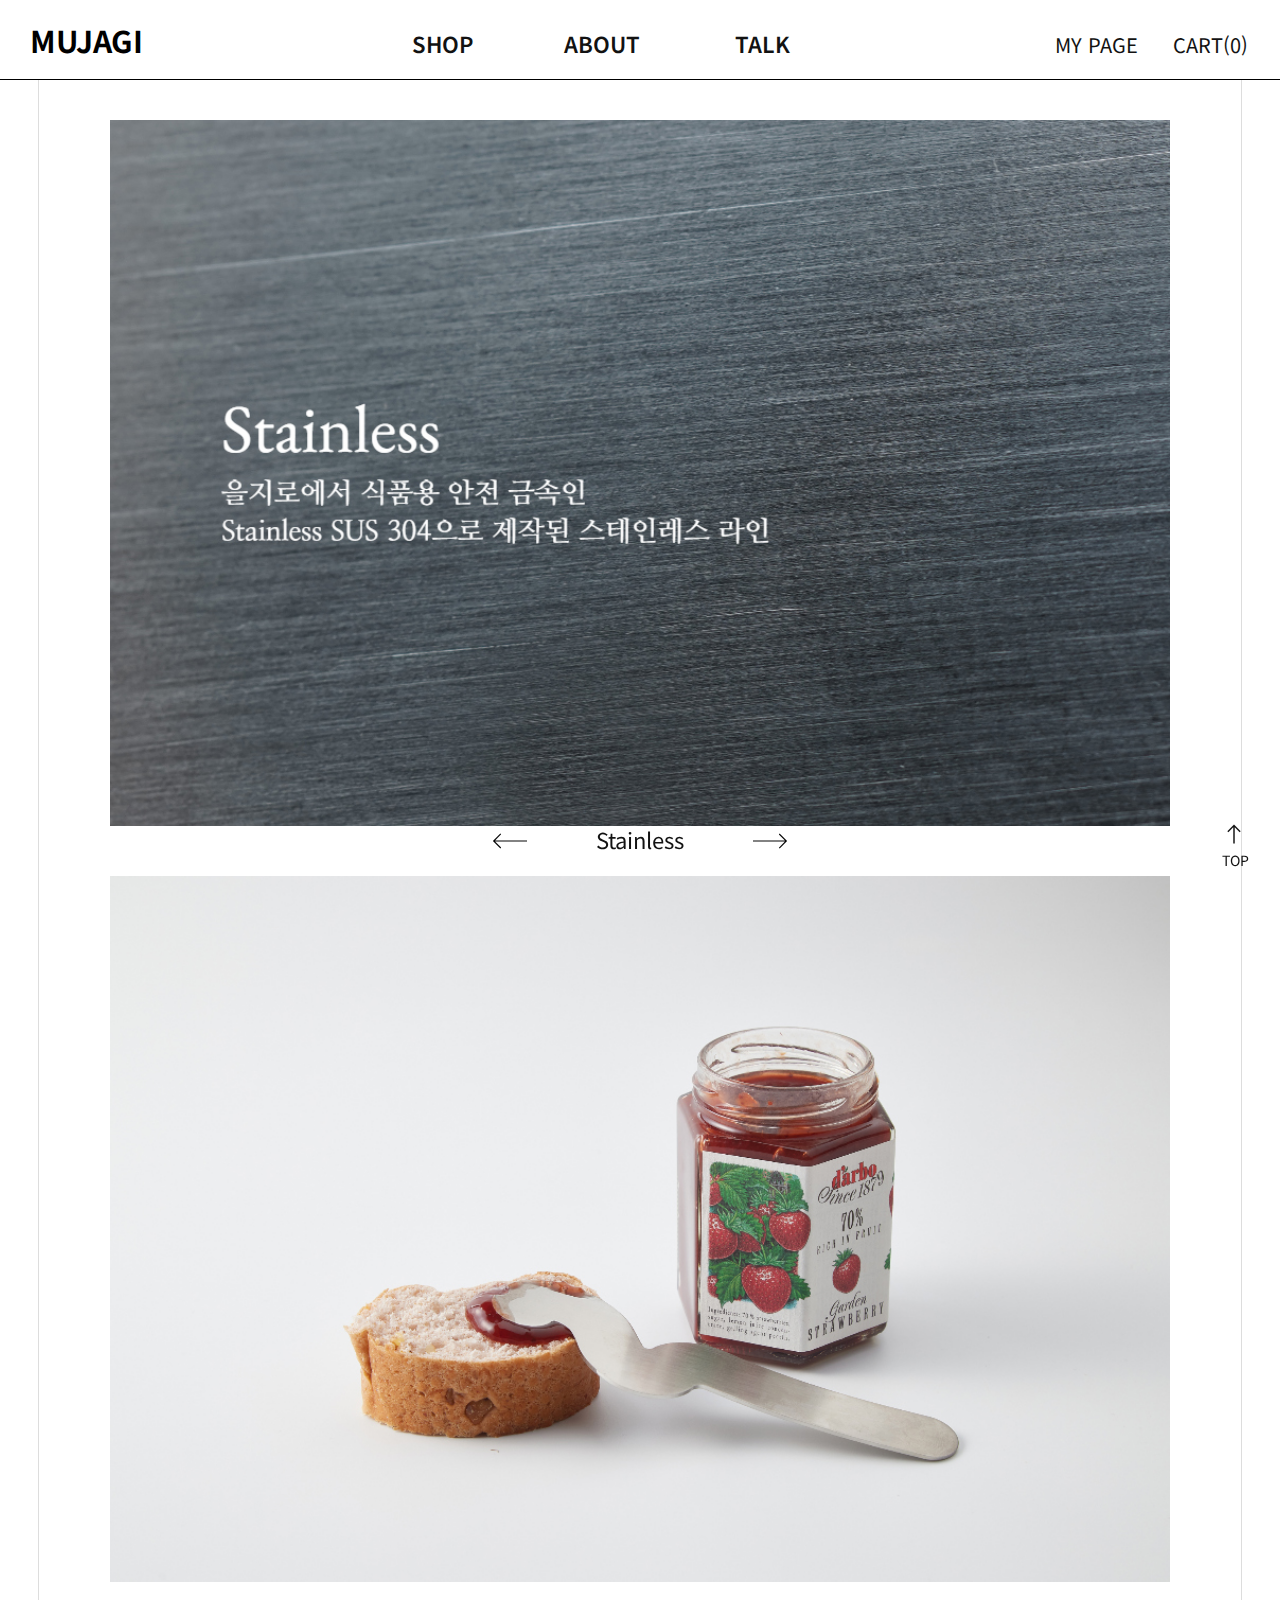
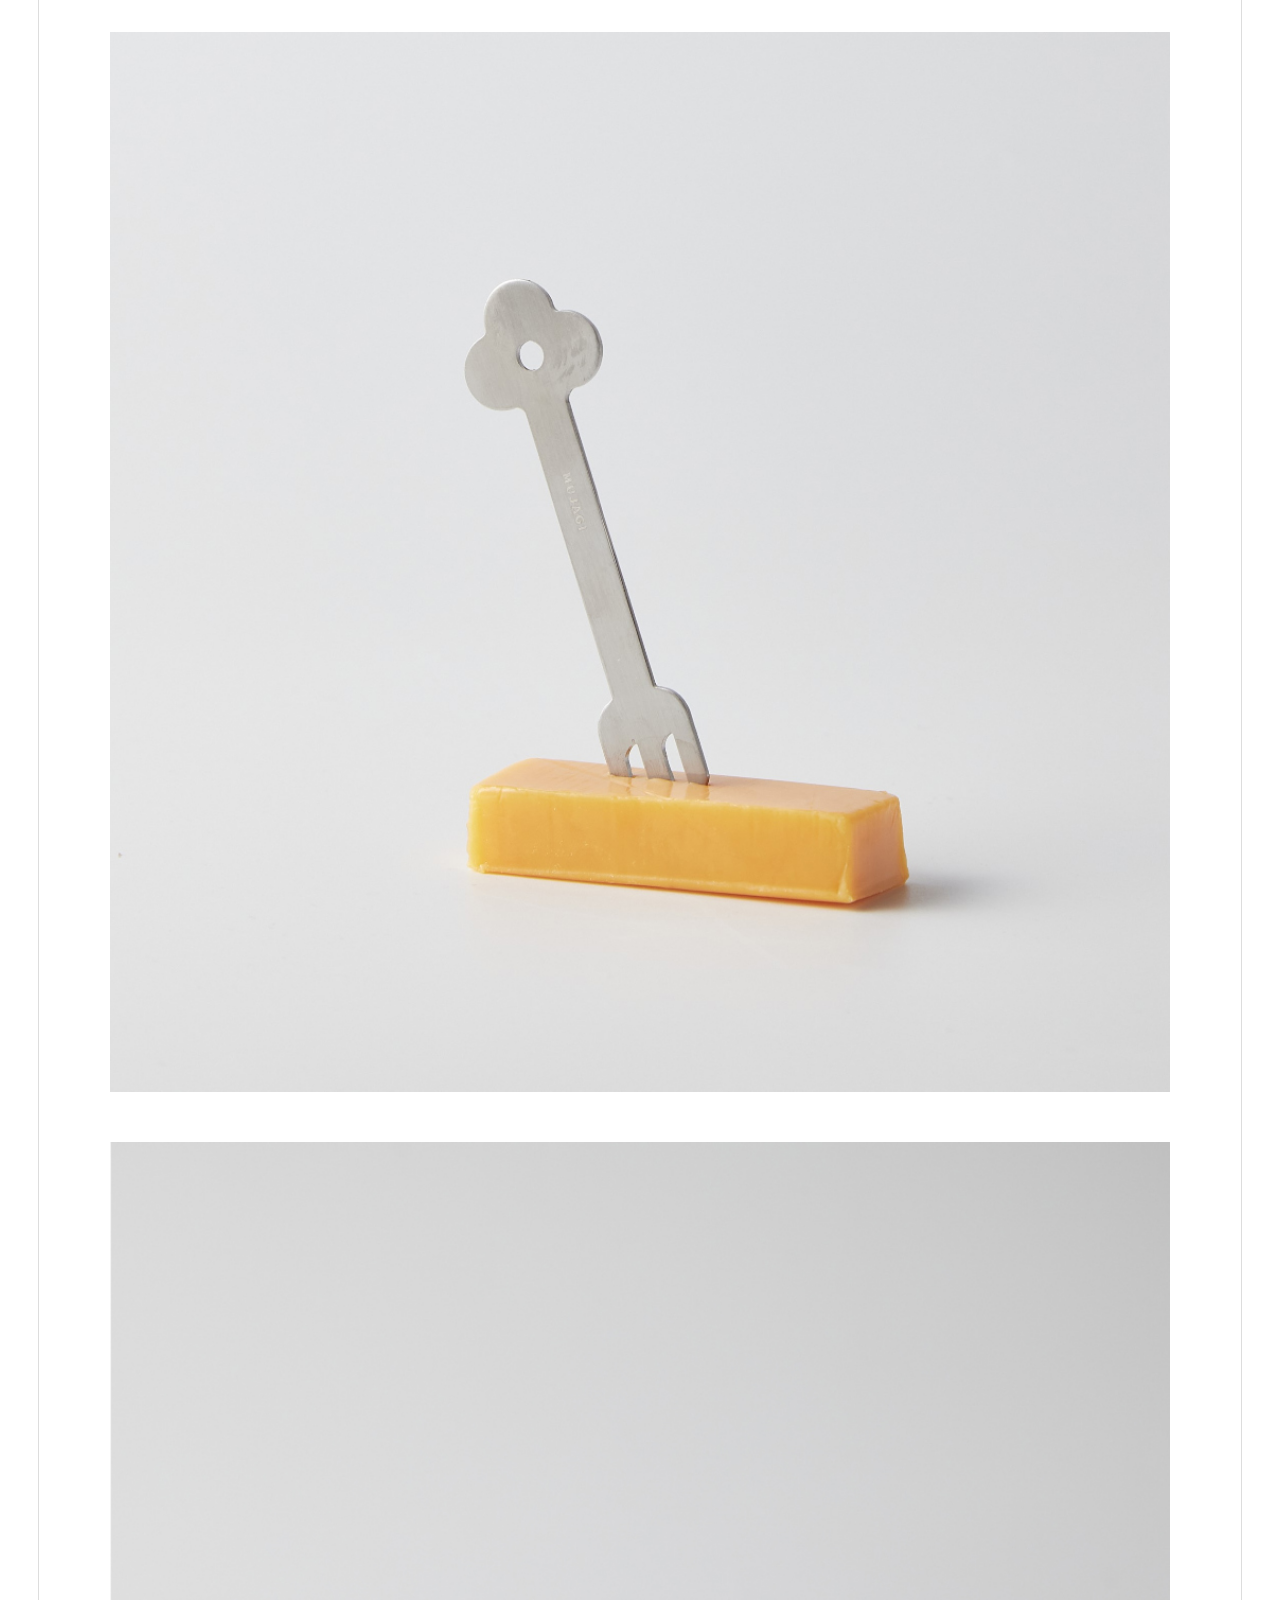
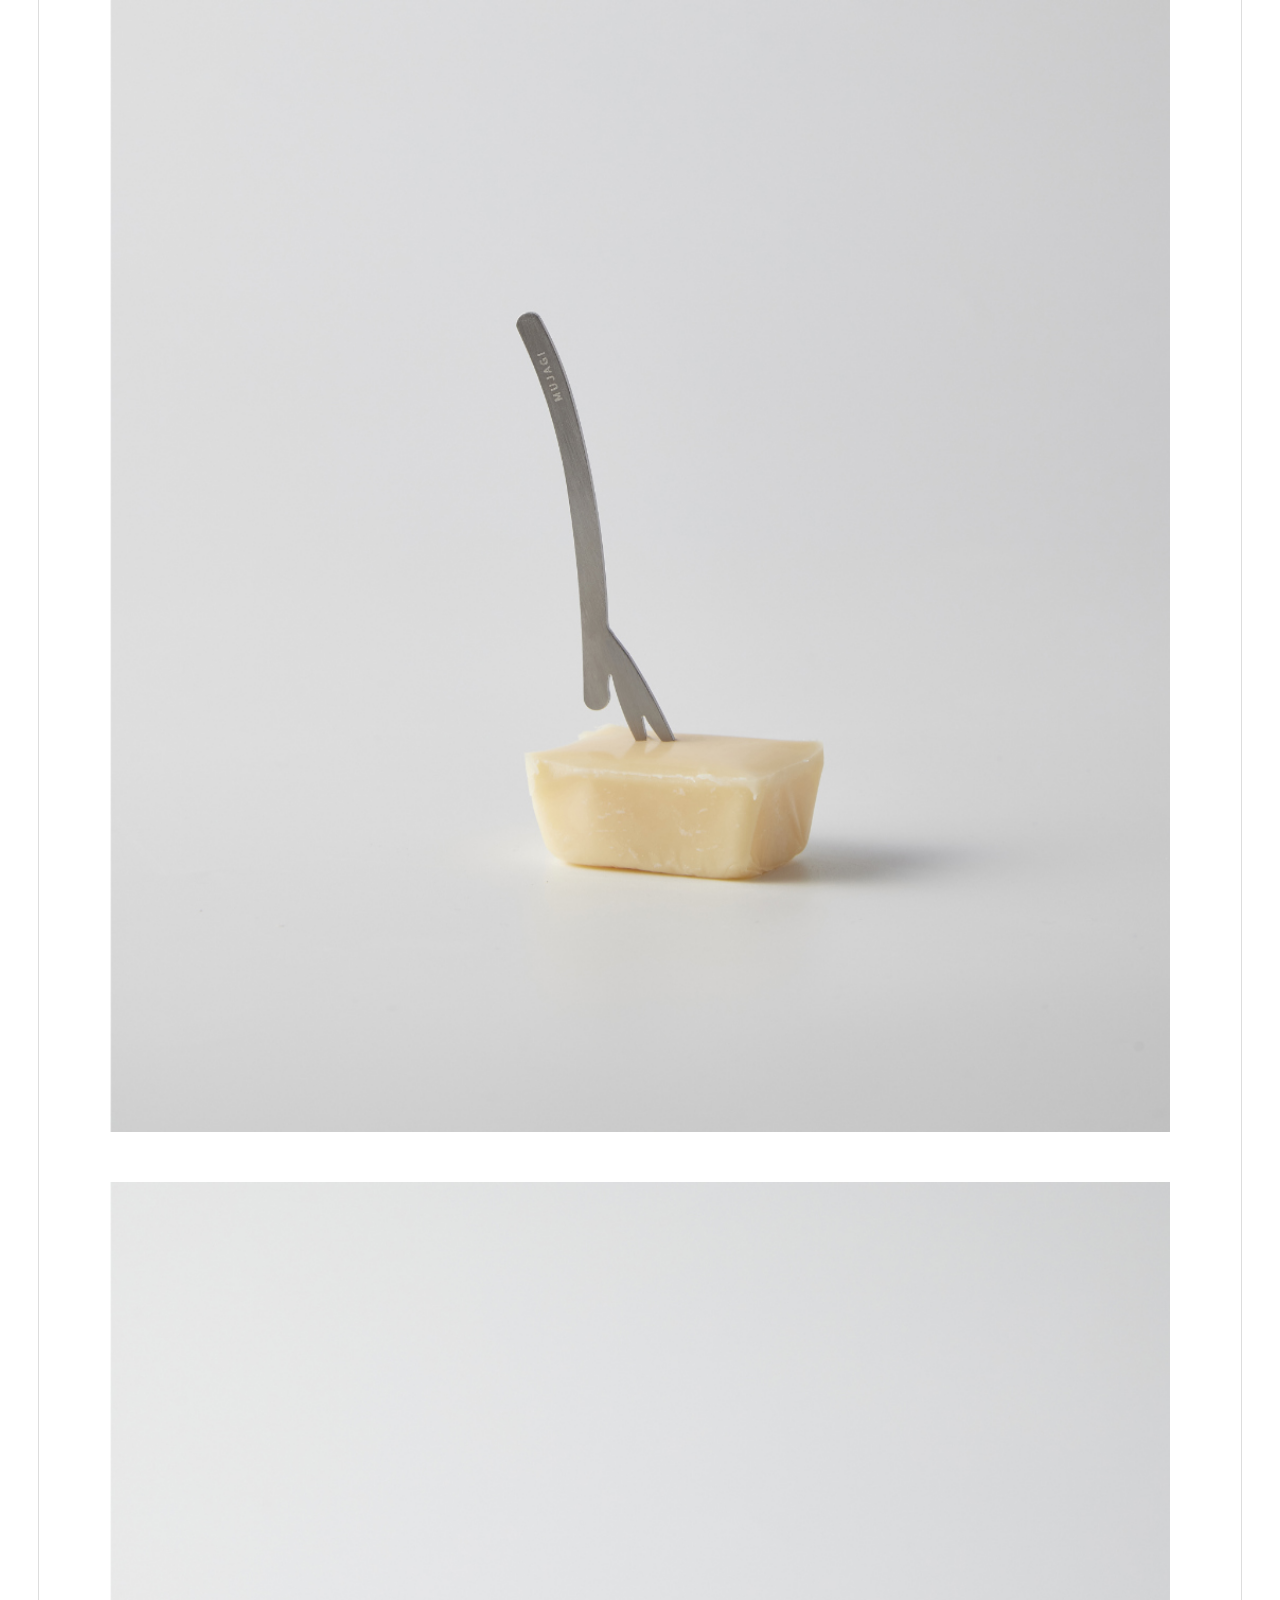
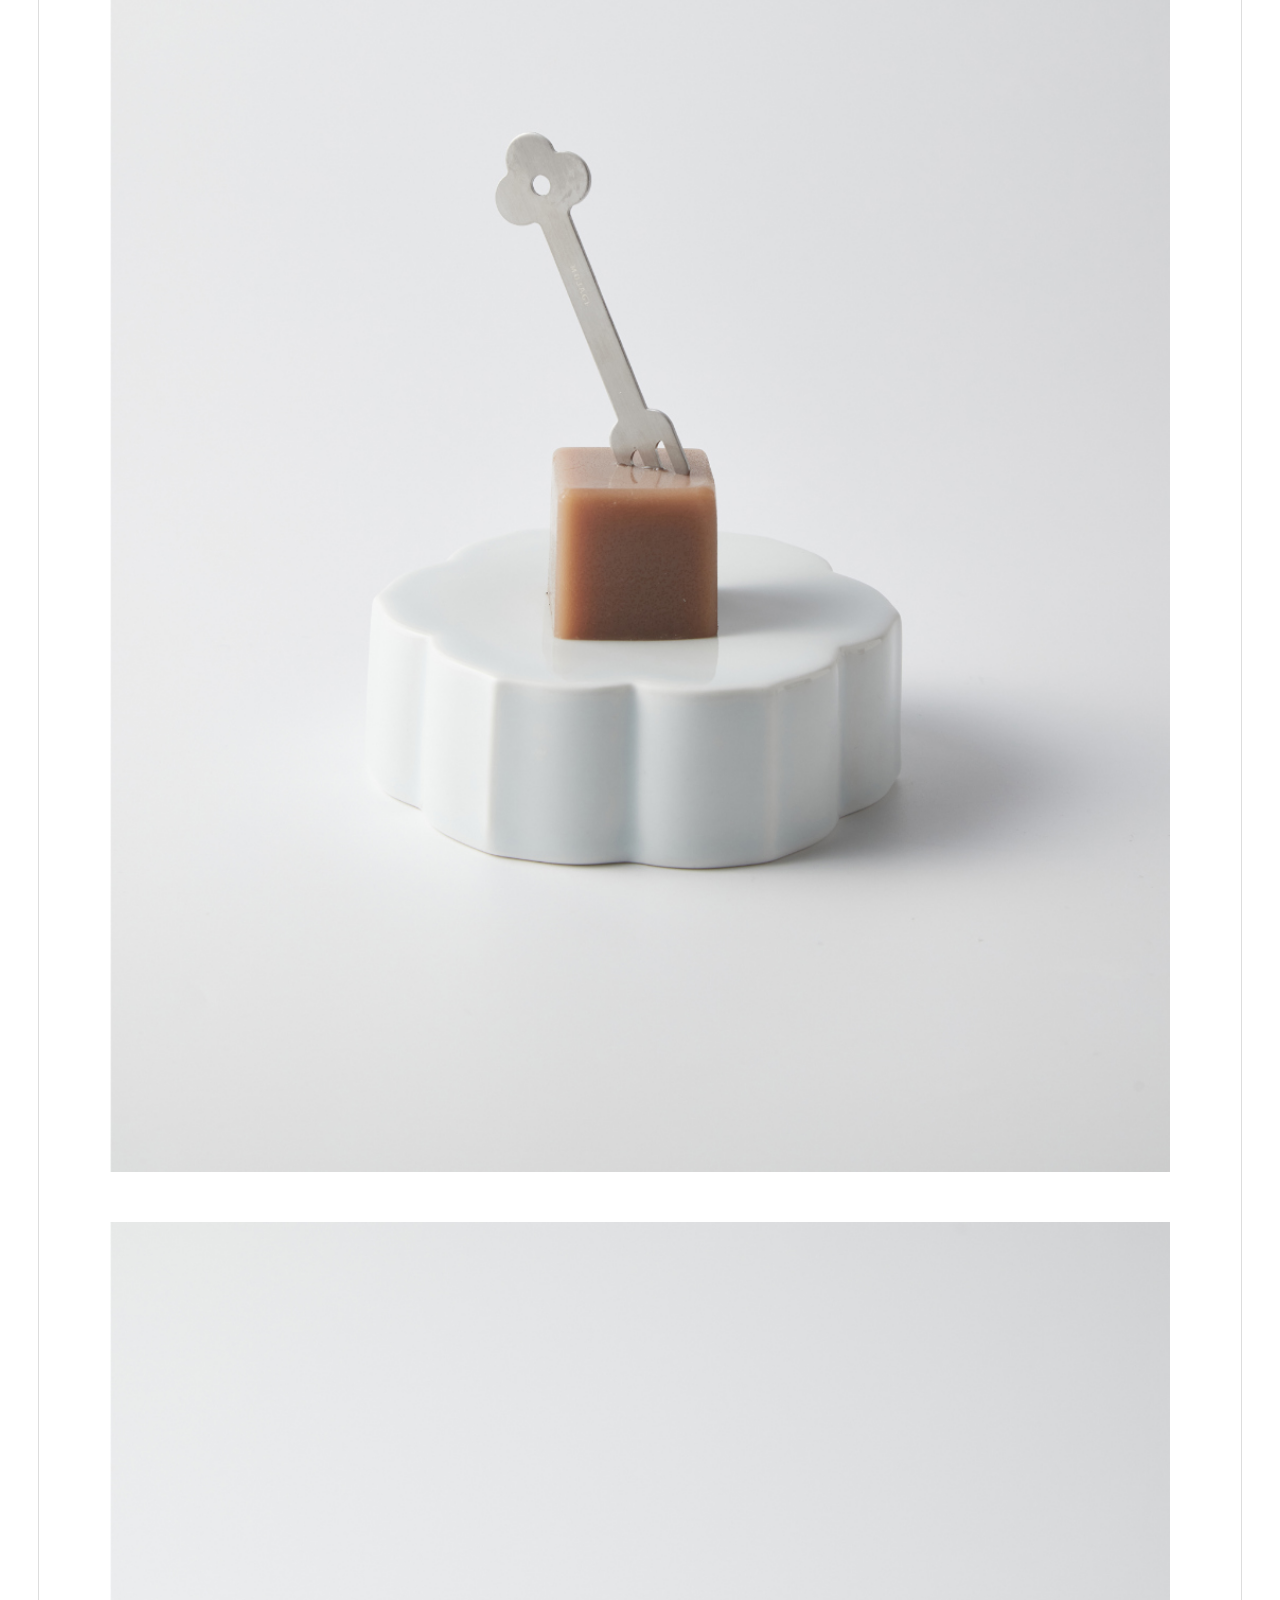
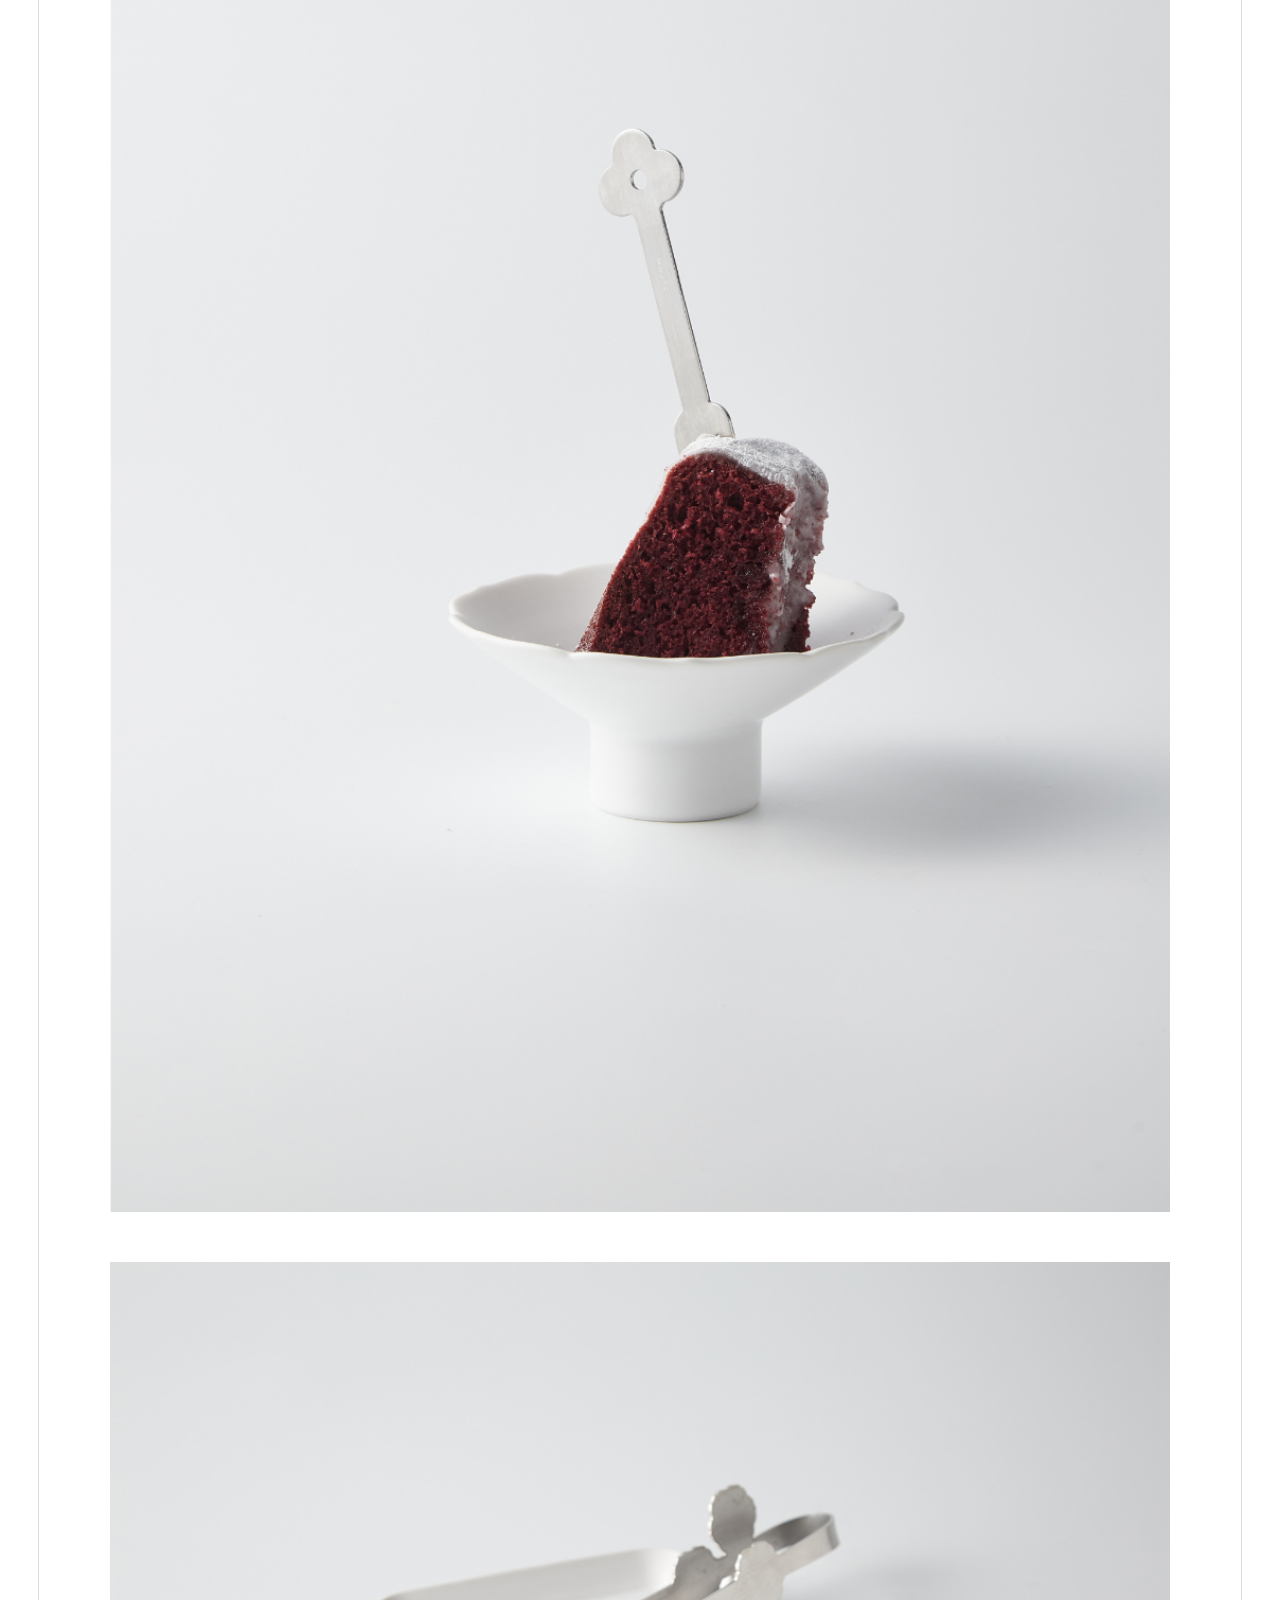
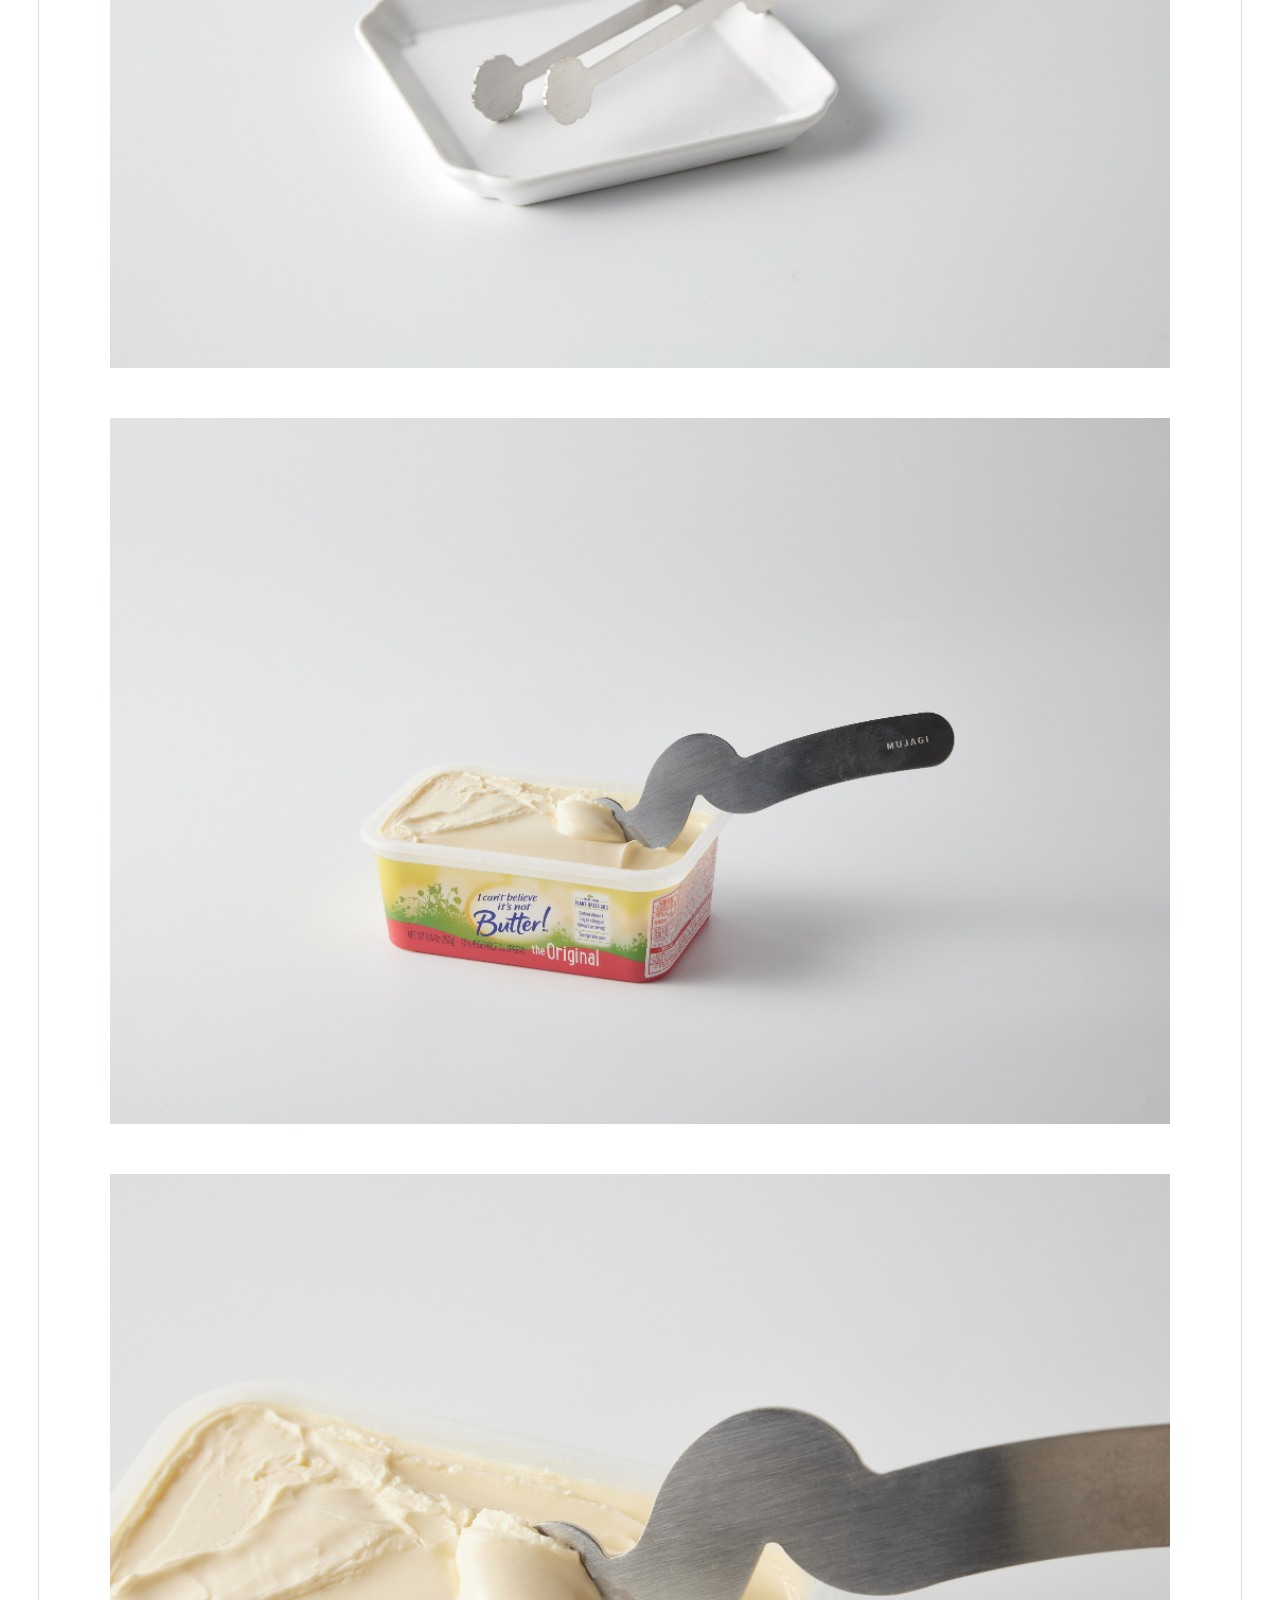
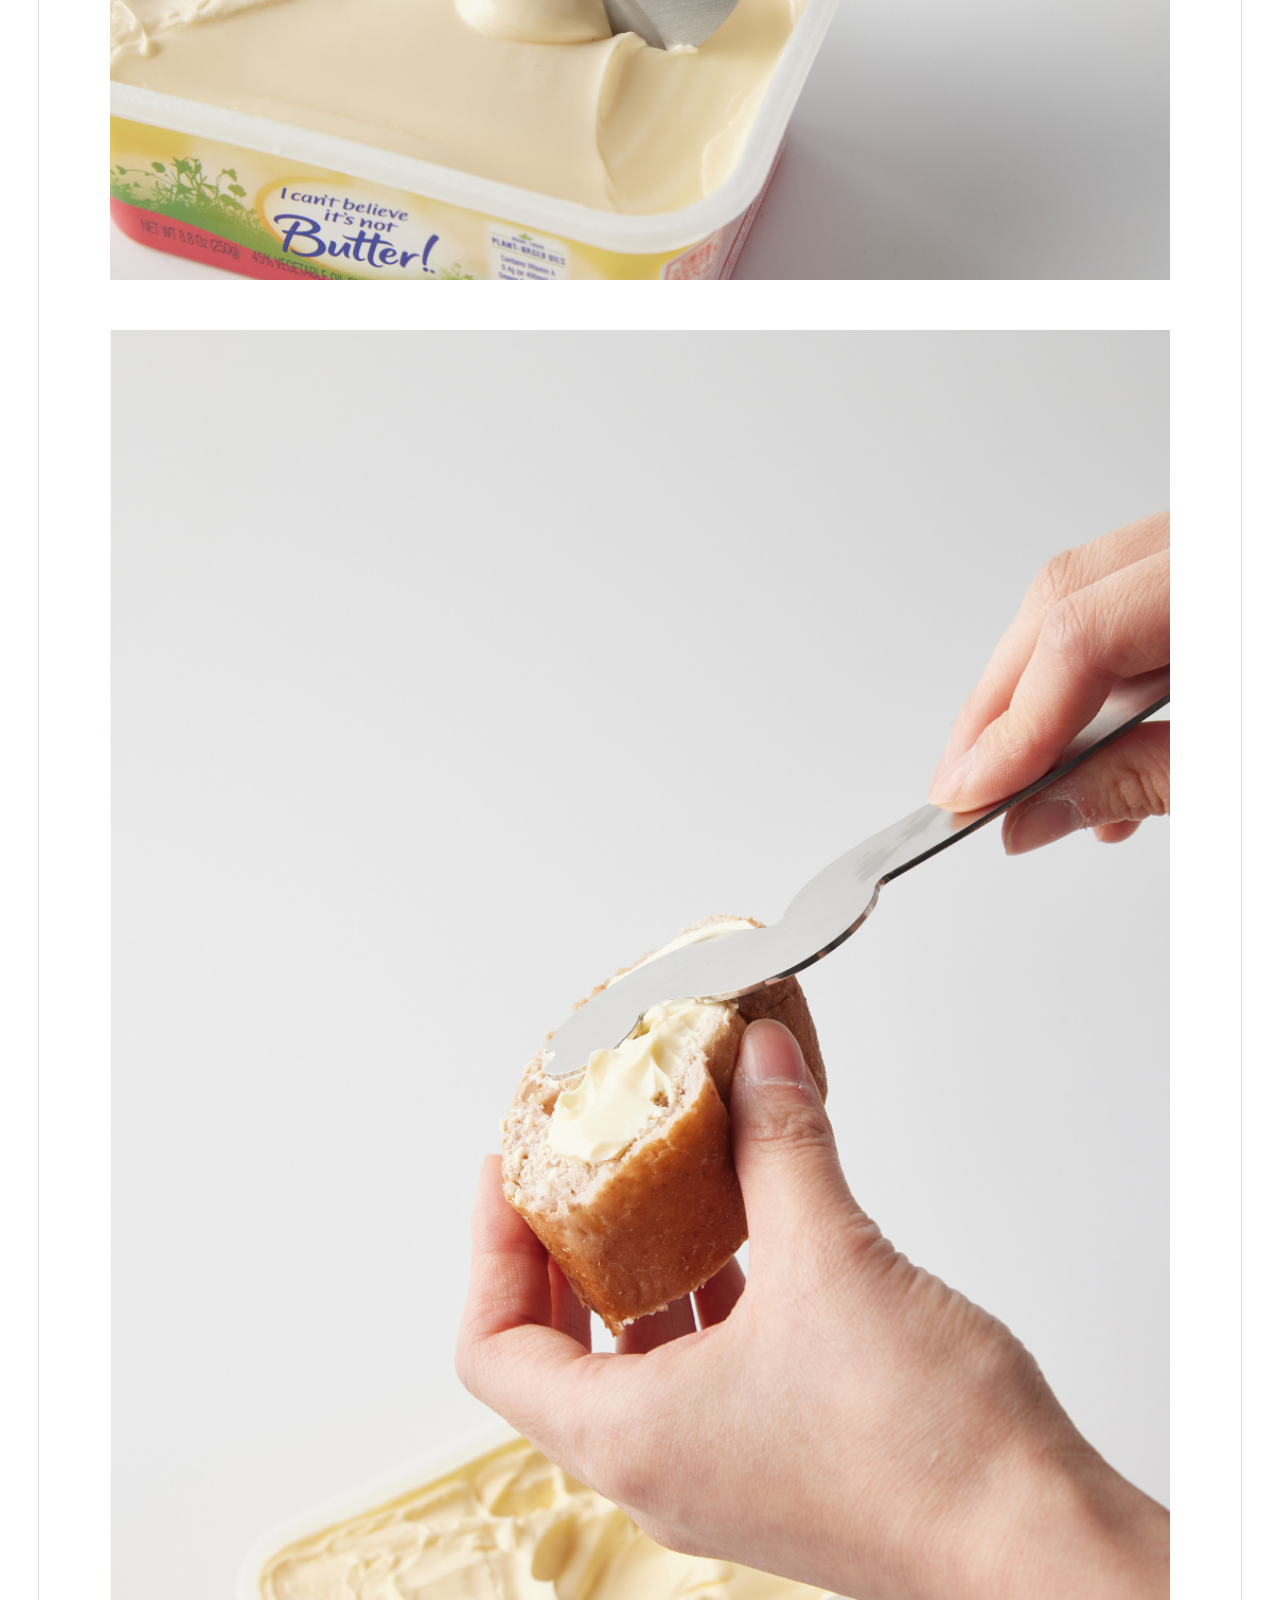
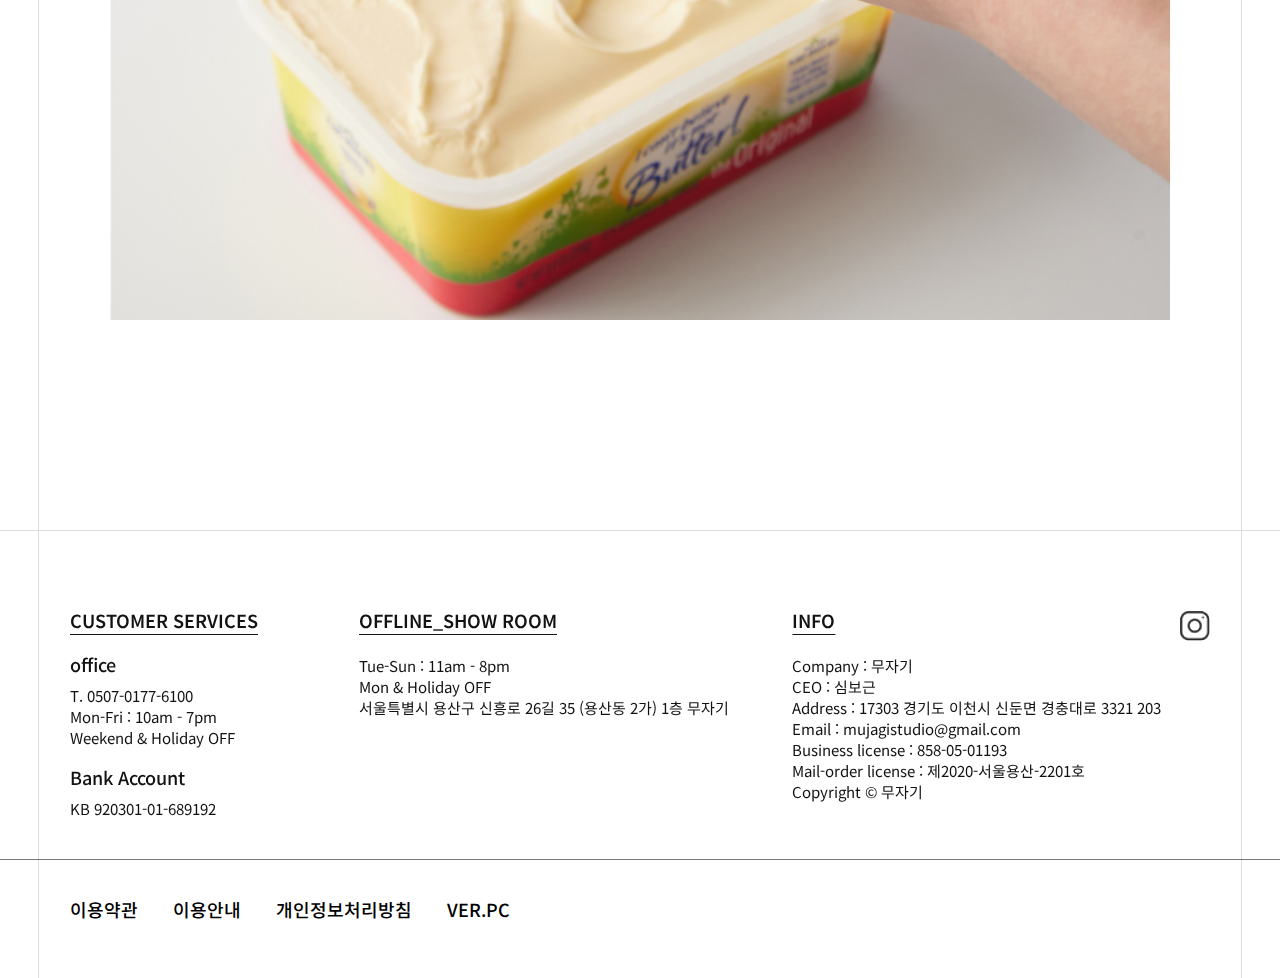
<file: sub/stainless.html>
<!DOCTYPE html>
<html lang="ko">
<head>
    <meta charset="UTF-8">
    <meta name="viewport" content="width=device-width, initial-scale=1.0">
    <title>STAINLESS - MUJAGI</title>
    <link rel="icon" type="img/ico" href="../img/web_top_icon.ico">
    <link rel="icon" type="img/ico" href="img/web_top_icon.ico">
    <link rel="preconnect" href="https://fonts.googleapis.com">
    <link rel="preconnect" href="https://fonts.gstatic.com" crossorigin>
    <link href="https://fonts.googleapis.com/css2?family=Noto+Sans+KR:wght@400;500;600;700&display=swap" rel="stylesheet">
    <link href="https://fonts.googleapis.com/css?family=Material+Icons|Material+Icons+Outlined|Material+Icons+Two+Tone|Material+Icons+Round|Material+Icons+Sharp" rel="stylesheet">
    <link rel="stylesheet" href="https://fonts.googleapis.com/css2?family=Material+Symbols+Rounded:opsz,wght,FILL,GRAD@20..48,100..700,0..1,-50..200" />
    <link rel="stylesheet" href="https://fonts.googleapis.com/css2?family=Material+Symbols+Outlined:opsz,wght,FILL,GRAD@20..48,100..700,0..1,-50..200" />
    <link rel="stylesheet" href="../css/base.css">
    <link rel="stylesheet" href="../css/head_foot.css">
    <link rel="stylesheet" href="../css/gms.css">
</head>
<body>
    <div id="wrap">
        <header id="header">
            <div class="h_top">
                <p class="logo"><a href="../index.html">MUJAGI</a></p>
                <div class="h01_left">
                    <div class="h01_shop">
                        <h5>SHOP</h5>
                        <div class="h01_depth">
                            <ul>
                                <li><a href="plate.html">PLATE</a></li>
                                <li><a href="bowl.html">BOWL</a></li>
                                <li><a href="cup.html">CUP</a></li>
                                <li><a href="other.html">OTHER</a></li>
                                <li><a href="set.html">SET</a></li>
                                <li><a href="gift.html">GIFT</a></li>
                            </ul>
                        </div>
                    </div>
                    <div class="h01_about">
                        <h5>ABOUT</h5>
                    </div>
                    <div class="h01_talk">
                        <h5>TALK</h5> 
                        <div class="h01_depth">
                            <ul>
                                <li><a href="">NOTICE</a></li>
                                <li><a href="">Q&A</a></li>
                                <li><a href="">REVIEW</a></li>
                            </ul>
                        </div>
                    </div>
                </div>
                <div class="h01_right">
                    <div class="h01_mypage">
                        <h5>MY PAGE</h5>
                        <div class="h01_depth">
                            <ul>
                                <li><a href="">LOGIN</a></li>
                                <li><a href="">REGISTER</a></li>
                                <li><a href="">MY ACCOUNT</a></li>
                            </ul>
                        </div>
                    </div>
                    <div class="h01_cart">
                        <h5><a href="">CART(<span>0</span>)</a></h5>
                    </div>
                </div>
                <div class="h_02">
                    <div class="h02_btn">
                        <span class="material-symbols-outlined">
                            menu
                        </span>
                    </div>
                    <div class="h02_side">
                        <div>
                            <div class="h02_list">
                                <h5>SHOP</h5>
                                <ul>
                                    <li><a href="plate.html">PLATE</a></li>
                                    <li><a href="bowl.html">BOWL</a></li>
                                    <li><a href="cup.html">CUP</a></li>
                                    <li><a href="other.html">OTHER</a></li>
                                    <li><a href="set.html">SET</a></li>
                                    <li><a href="gift.html">GIFT</a></li>
                                </ul>
                            </div>
                            <div class="h02_list">
                                <h5>ABOUT</h5>
                            </div>
                            <div class="h02_list">
                                <h5>TALK</h5>
                                <ul>
                                    <li><a href="">NOTICE</a></li>
                                    <li><a href="">Q&A</a></li>
                                    <li><a href="">REVIEW</a></li>
                                </ul>
                            </div>
                            <div class="h02_list">
                                <h5>MYPAGE</h5>
                                <ul>
                                    <li><a href="">LOGIN</a></li>
                                    <li><a href="">REGISTER</a></li>
                                    <li><a href="">MY ACCOUNT</a></li> 
                                    <li><a href="">CART(<span>0</span>)</a></li>
                                </ul>
                            </div>
                        </div>
                        <span class="material-symbols-outlined h02_closeBt">
                            close
                        </span>
                    </div>
                </div>
            </div>
            <div class="goTop">
                <span class="material-symbols-outlined">
                    north
                </span>
                <p>TOP</p>
            </div>
        </header>
        <main id="main">
            <div class="m_in">
                <div class="gms_list">
                    <p class="photo"><img src="../img/gms/stainless_main.jpg" alt=""></p>
                    <p class="photo"><img src="../img/gms/stain01.jpg" alt=""></p>
                    <p class="photo"><img src="../img/gms/stain02.jpg" alt=""></p>
                    <p class="photo"><img src="../img/gms/stain03.jpg" alt=""></p>
                    <p class="photo"><img src="../img/gms/stain04.jpg" alt=""></p>
                    <p class="photo"><img src="../img/gms/stain06.jpg" alt=""></p>
                    <p class="photo"><img src="../img/gms/stain07.jpg" alt=""></p>
                    <p class="photo"><img src="../img/gms/stain08.jpg" alt=""></p>
                    <p class="photo"><img src="../img/gms/stain09.jpg" alt=""></p>
                    <p class="photo"><img src="../img/gms/stain10.jpg" alt=""></p>
                </div>
                <div class="gms_pager">
                    <p class="prev"><a href="matt.html">
                        <span class="material-symbols-outlined">
                            trending_flat
                        </span>
                    </a></p>
                    <p class="page_now">Stainless</p>
                    <p class="next"><a href="gloss.html">
                        <span class="material-symbols-outlined">
                            trending_flat
                        </span>
                    </a></p>
                </div>
            </div>
        </main>
        <footer id="footer">
            <div class="f01">
                <div class="f1_in">
                    <div class="f_left">
                        <div class="f_cs">
                            <h5>CUSTOMER SERVICES</h5>
                            <p class="f1_office">
                                <span>office</span> <br>
                                T. 0507-0177-6100 <br>
                                Mon-Fri : 10am - 7pm <br>
                                Weekend & Holiday OFF
                            </p>
                            <p class="f1_bank">
                                <span>Bank Account</span> <br>
                                KB 920301-01-689192
                            </p>
                        </div>
                        <div class="f_off_showroom">
                            <p class="off_title">Offline_show room</p>
                            <p>
                                Tue-Sun : 11am - 8pm <br>
                                Mon & Holiday OFF <br>
                                서울특별시 용산구 신흥로 26길 35 (용산동 2가) 1층 무자기
                            </p>
                        </div>
                    </div>
                    <div class="f_right">
                        <h5>INFO</h5>
                        <p>
                            Company : 무자기 <br>
                            CEO : 심보근 <br>
                            Address : 17303 경기도 이천시 신둔면 경충대로 3321 203 <br>
                            Email : mujagistudio@gmail.com <br>
                            Business license : 858-05-01193 <br>
                            Mail-order license : 제2020-서울용산-2201호 <br>
                            Copyright © 무자기
                        </p>
                    </div>
                    <p class="sns_insta"><a href="https://www.instagram.com/mujagi_official/">INSTA</a></p>
                </div>
            </div>
            <div class="f02">
                <div class="f2_in">
                    <ul>
                        <li><a href="">이용약관</a></li>
                        <li><a href="">이용안내</a></li>
                        <li><a href="">개인정보처리방침</a></li>
                        <li><a href="">VER.PC</a></li>
                    </ul>
                </div>
            </div>
        </footer>
    </div>
    <script src="https://ajax.googleapis.com/ajax/libs/jquery/1.12.4/jquery.min.js"></script>
    <script defer src="../js/common.js"></script>
</body>
</html>
</file>
<file: css/base.css>
@charset "utf-8";
/* base.css */

*{
    margin: 0;
    padding: 0;
}
body{
    font-family: 'Noto Sans KR', sans-serif;
    font-size: 14px;
    line-height: 20px;
    color: #121212;
}
.material-symbols-outlined {
  font-variation-settings:
  'FILL' 0,
  'wght' 300,
  'GRAD' 0,
  'opsz' 24
}
ul, ol{
    list-style: none;
}
a{
    text-decoration: none;
}
img, input{
    vertical-align: top;
}
button{
    vertical-align: top;
    background: none;
    border: 0;
    cursor: pointer;
}
</file>
<file: css/head_foot.css>
@charset "utf-8";
/* main.css */
#wrap{
    position: relative;
    width: 100%;
}
#skipNavi{
    position: absolute;
    top: 0px;
    left: 0;
    width: 100%;
    z-index: 1000;
}
#skipNavi a{
    position: absolute;
    top: -39px;
    left: 0;
    display: inline-block;
    width: 100%;
    height: 39px;   
    background-color: #fff;
    color: #444;
    text-align: center;
    line-height: 39px;
}
#skipNavi a:focus{
    top: 0;
}
/* 390px -헤더 */
#header{
    position: relative;
    margin-bottom: 80px;
}
.h_top{
    display: flex;
    justify-content: space-between;
    align-items: center;
    width: 100%;
    height: 60px;
    border-bottom: 1px solid #000;
}
.logo{
    margin-left: 1vw;
}
.logo a{
    padding: 10px 15px;
    color: #000;
    font-size: 5vw;
    font-weight: 500;
}
.h01_left, .h01_right{
    display: none;
}
.h02_btn{
    cursor: pointer;
}
.h02_btn span{
    font-size: 7vw;
    padding: 10px 15px;
}
.h02_side{
    margin-left: 100%;
    position: fixed;
    top: 0;
    bottom: 0;
    left: 0;
    right: 0;
    width: 100%;
    padding: 4vw 6vw;
    box-sizing: border-box;
    background-color: #fff;
    z-index: 99999;
    overflow-y: scroll;
    transition: .4s;
}
.h02_list{
    margin-bottom: 4vw;
    text-align: center;
}
.h02_list:last-child{
    margin-bottom: 0;
}
.h02_list h5{
    margin-bottom: 2vw;
    font-size: 3vw;
    line-height: 1em;
}
.h02_list > ul > li{
    margin-bottom: 1vw;
}
.h02_list > ul > li > a{
    padding: 5px;
    font-size: 3vw;
    color: #777;
    line-height: 1em;
}
.h02_list > ul > li:hover a{
    color: #121212;
}
.h02_closeBt{
    display: inline-block;
    position: absolute;
    top: 2vw;
    right: 2vw;
    padding: 5px;
    font-size: 6vw;
    cursor: pointer;
}
.goTop{
    position: fixed;
    bottom: 5vw;
    right: 2vw;
    padding: 0 5px;
    z-index: 15;
    cursor: pointer;
}
/* 390px - 푸터1 */
.f01{
    margin-bottom: 20px;
    border-bottom: 1px solid #777;
}
.f1_in{
    position: relative;
    padding-bottom: 20px;
}
.f_left{
    margin-bottom: 10vw;
}
.f_cs{
    padding: 0 70px 0 45px;
}
.f_cs h5, .f_right h5{
    padding-bottom: 4px;
    margin-bottom: 4vw;
    font-size: 3.5vw;
    line-height: 1em;
    text-decoration: underline;
    text-underline-offset: 4px;
}
.f_cs p span, .f_off_showroom .off_title{
    display: inline-block;
    margin-bottom: 1.5vw;
    font-weight: 500;
    font-size: 3.4vw;
    line-height: 1em;
}
.f1_office, .f1_bank{
    margin-bottom: 2.7vw;
    font-size: 3.3vw;
    line-height: 1.4em;
}
.f_off_showroom{
    padding: 0 70px 0 45px;
    margin-bottom: 3vw;
    font-size: 3.3vw;
    line-height: 1.4em;
}
.f_right{
    padding: 0 70px 0 45px;
}
.f_right{
    font-size: 3.3vw;
    line-height: 1.5em;
}
.sns_insta a{
    position: absolute;
    top: 0;
    right: 45px;
    display: block;
    width: 8vw;
    height: 8vw;
    background-image: url(../img/ico_insta.png);
    background-repeat: no-repeat;
    background-size: cover;
    text-indent: -99999px;
}
/* 390px - 푸터2 */
.f02{
    padding-bottom: 40px;
}
.f2_in ul{
    display: flex;
    justify-content: space-between;
    padding: 0 40px;
}
.f2_in a{
    display: inline-block;
    padding: 5px;
    color: #000;
    font-size: 3.4vw;
    font-weight: 500;
    line-height: 1em;
}
/* 768px 시작 (태블릿) */
@media screen and (min-width:768px){
    /* 768px - 헤더 */
    .h_top{
        height: 80px;
    }
    .logo{
        margin-left: 2vw;
    }
    .logo a{
        font-size: 4vw;
        font-weight: 700;
    }
    .h02_list h5{
        font-size: 2.2vw;
    }
    .h02_list > ul > li > a{
        font-size: 2vw;
        color: #777;
    }
    .h02_closeBt{
        font-size: 4vw;
    }
    /* 768px - 푸터1 */ 
    .f1_in{
        display: flex;
        padding-bottom: 30px;
    }
    .f_left{
        width: 50%;
        margin-bottom: 0;
    }
    .f_cs, .f_off_showroom{
        padding: 0 30px 0 70px;
        box-sizing: border-box;
    }
    .f_cs h5, .f_right h5{
        margin-bottom: 3vw;
        font-size: 2.5vw;
    }
    .f_cs > p > span, .f_off_showroom .off_title{
        margin-bottom: 1vw;
        font-size: 2.4vw;
    }
    .f1_office, .f1_bank{
        margin-bottom: 2.4vw;
        font-size: 2.2vw;
    }
    .f_off_showroom{
        margin-bottom: 0;
        font-size: 2.2vw;
    }
    .f_right{
        width: 50%;
        padding: 0 100px 0 0;
        box-sizing: border-box;
    } 
    .f_right{
        font-size: 2.2vw;
        line-height: 1.4em;
    }
    .sns_insta a{
        width: 4vw;
        height: 4vw;
        right: 70px;
    }
    /* 768px - 푸터2 */     
    .f02{
        padding-bottom: 40px;
    }
    .f2_in ul{
        justify-content: flex-start;
        padding: 0 60px;
    }
    .f2_in li{
        margin-right: 10px;
    }
    .f2_in a{
        padding: 5px 10px;
        font-size: 2.4vw;
    }
}
/* 1024px 시작 (pc) */
@media screen and (min-width:1024px){
    /* 1024px - 헤더 */
    .h_top{
        box-sizing: border-box;
        align-items: baseline;
    }
    .logo{
        margin: 0;
    }
    .logo a{
        padding: 10px 30px;
        font-size: 30px;
        line-height: 80px;
    }
    .move{
        overflow: hidden;
    }
    .h01_left{
        display: flex;
    }
    .h01_left > div{
        width: 140px;
        margin: 0 10px;
        text-align: center;
    }
    .h01_left > div > h5{
        padding: 0 10px;
        font-size: 22px;
        font-weight: 600;
        line-height: 75px;
        border: 2px solid transparent;
    }
    .h01_left > .move > h5{
        color: #121212;
        border-right-color: #777;
        border-left-color: #777;
        border-top-color: #777;
        background-color: #fff;
        box-sizing: border-box;
    }
    .h01_about h5:hover{
        background-color: #fff;
        border: 2px solid #777;
        color: #121212;
        line-height: 72px;
    }
    .h01_depth{
        display: none;
        position: relative;
        margin-top: -2px;
        padding: 20px 0;
        background-color: #fff;
        border-right: 2px solid #777;
        border-left: 2px solid #777;
        border-bottom: 2px solid #777;
        z-index: 1;
    }
    .h01_depth li{
        margin-bottom: 10px;
    }
    .h01_depth a{
        display: block;
        padding: 5px 10px;
        color: #888;
        font-size: 16px;
        line-height: 1.2em;
    }
    .h01_depth a:hover{
        color: #121212;
    }
    .h01_right{
        display: flex;
        margin-right: 30px;
    }
    .h01_right > div{
        text-align: center;
    }
    .h01_right > div > h5{
        border: 2px solid transparent;
    }
    .h01_mypage{
        width: 130px;
    }
    .h01_mypage.move h5{
        background-color: #fff;
        color: #121212;
        border-right-color: #777;
        border-left-color: #777;
        border-top-color: #777;
        box-sizing: border-box;
    }
    .h01_right > div > h5{
        color: #121212;
        font-size: 20px;
        font-weight: 400;
        line-height: 75px;
    }
    .h01_cart a{
        display: block;
        padding-left: 10px;
        color: #121212;
        font-size: 20px;
        font-weight: 400;
        line-height: 75px;
    }
    .h_02{
        display: none;
    }
    .h02_btn span{
        color: #121212;
        font-size: 50px;
    }
    .h02_side{
        width: 500px;
        padding: 30px 40px;
    }
    .h02_list h5{
        font-size: 25px;
    }
    .h02_list > ul > li > a{
        font-size: 20px;
    }
    .h02_closeBt{
        font-size: 40px;
    }
    .goTop{
        bottom: 30px;
    }
        /* 1024px - 푸터1 */
    .f01{
        margin-bottom: 30px;
    }
    .f1_in{
        padding-bottom: 20px;
    }
    .f_left{
        display: flex;
        width: 60%;
        padding: 0 0 0 70px;
    }
    .f_cs{
        padding: 0 30px 0 0;
        width: 40%;
    }
    .f_cs h5,  .f_right h5{
        padding-bottom: 6px;
        margin-bottom: 20px;
        font-size: 18px;
        font-weight: 600;
        text-underline-offset: 6px;
    }
    .f1_office, .f1_bank{
        margin-bottom: 20px;
        font-size: 15px;
    }
    .f_cs > p > span{
        margin-bottom: 12px;
        font-size: 18px;
    }
    .f_off_showroom{
        width: 60%;
        padding: 0 30px 0 0;
        font-size: 15px;
    }
    .f_off_showroom .off_title{
        padding-bottom: 6px;
        margin-bottom: 20px;
        font-size: 18px;
        font-weight: 600;
        vertical-align: top;
        text-transform: uppercase;
        text-decoration: underline;
        text-underline-offset: 6px;
    }
    .f_right{
        width: 40%;
        padding: 0 100px 0 0;
        font-size: 15px;
    }
    .sns_insta a{
        width: 30px;
        height: 30px;
    }
    /* 1024px - 푸터2 */   
    .f02{
        padding-bottom: 50px;
    }
    .f2_in li{
        margin-right: 15px;
    }
    .f2_in a{
        padding: 10px;
        font-size: 18px;
    }    
}
/* 1440px 시작 (와이드 pc) */
@media screen and (min-width:1440px){
     /* 1440px -헤더 */    
     #header::after{
        bottom: -30%;
     }
    /* 1440px - 푸터1 */
    .f1_in{
        max-width: 1600px;
        margin: 0 auto 40px;
    }   
    /* 1440px - 푸터2 */
    .f2_in{
        max-width: 1600px;
        margin: 0 auto 50px;
    }   
}
</file>
<file: css/style.css>
@charset "utf-8";
@keyframes move {
    0%{
        margin-left: -5%;
    }
    100%{
        margin-left: 0;
        margin-right: -5%;
    }
}
/* main.css */
#wrap{
    position: relative;
    width: 100%;
}
/* 390px -헤더 */
#header{
    position: relative;
    margin-bottom: 80px;
}
.h_top{
    position: absolute;
    top: 0;
    right: 0;
    left: 0;
    z-index: 10;
    border-bottom-color: #fff;
}
.logo a{
    color: #fff;
}
.h02_btn span{
    color: #fff;
}
.hBg_list{
    width: 100%;
    margin: 0 auto;
}
.hBg_box img{
    width: 100%;
    height: auto;
}
.pc{
    display: none;
}
.mo{
    width: 100%;
    height: auto;
}
/* 390px - 본문1 */
#main1{
    margin-bottom: 80px;
}
.m1_in{
    padding: 0 45px;
    box-sizing: border-box;
}
.m1_in h3{
    margin-bottom: 1.5vw;
    font-size: 6vw;
    line-height: 1em;
    font-weight: 400;
    line-height: 1em;
}
.photo img{
    width: 100%;
    height: auto;
}
.m1_txt{
    text-align: end;
}
.m1_cont{
    margin-bottom: 10px;
    font-size: 3.5vw;
    line-height: 1em;
}
.m1_title{
    display: flex;
    justify-content: flex-end;
}
.m1_title p{
    font-size: 6vw;
    line-height: 1em;
}
.m1_title span{
    margin-left: 5px;
    color: #000;
    font-size: 7vw;
}
/* 390px - 본문2 */
.m2_in li{
    width: 100%;
    margin-bottom: 80px;
    padding: 0 45px;
    box-sizing: border-box;
}
.m2_in li .photo{
    overflow: hidden;
}
.m2_in li img{
    transition: 1s;
}
.m2_in li:hover img{
    transform: scale(1.1);
}
.m2_txt{
    position: relative;
    z-index: 10;
}
.m2_cont{
    margin-bottom: 10px;
    color: #444;
    font-size: 3.5vw;
    line-height: 1em;
}
.m2_title{
    display: flex;
    margin-bottom: 5px;
}
.m2_title p{
    color: #000;
    font-size: 6vw;
    line-height: 1em;
}
.m2_title span{
    margin-left: 5px;
    color: #000;
    font-size: 7vw;
}
/* 390px - 본문3 */
#main3{
    display: none;
}
/* 390px - 본문4 */
#main4{
    margin-bottom: 80px;
}
.m4_in h3{
    font-size: 6vw;
    font-weight: 400;
    line-height: 1em;
    margin-bottom: 3vw;
    padding: 0 45px;
}
#main4{
    overflow: hidden;
}
.m4_list_wrap{
    margin-left: 45px;
}
.m4_list{
    width: 65%;
}
.m4_list .slick-list{
    overflow: visible;
}
.m4_box{
    padding-right: 3vw;
    box-sizing: border-box;
}
.m4_box:hover img{
    transform: scale(1.1);
    animation-name: move;
    animation-duration: 1.5s;
    animation-timing-function: ease;
}
.m4_box{
    width: 50vw;
    height: auto;
}
.m4_box a{
    display: block;
    overflow: hidden;
}
.m4_box img{
    width: 100%;
    height: auto; 
}

/* 768px 시작 (태블릿) */
@media screen and (min-width:768px){
    #wrap::after, #wrap::before{
        content: "";
        display: block;
        position: absolute;
        top: 0;
        bottom: 0;
        z-index: -10000000;
        width: 1px;
        height: 100%;
        background-color: #ddd;
    }
    #wrap::after{
        left: 5%;
    }
    #wrap::before{
        right: 5%;
    }
    /* 768px - 헤더 */
    #header{
        position: relative;
    }
    #header::after{
        content: "";
        display: block;
        position: absolute;
        right: 0;
        left: 0;
        bottom: -10%;
        z-index: -10000000;
        width: 100%;
        height: 1px;
        background-color: #ddd;
    }
     /* 768px - 본문1 */
    #main1{
        position: relative;
        margin-bottom: 100px;
    }
    .m1_in{
        padding: 0 70px;
        box-sizing: border-box;
        margin-top: -40vw;
    }
    .m1_in h3{
        color: #fff;
        font-size: 4vw;
        font-weight: 500;
    }
    .m1_in .photo{
        margin-bottom: 2.1vw;
    }
    .m1_in .photo img{
        box-shadow: 0 2px 10px #aaa;
    }
    .m1_cont{
        margin-bottom: 30px;
        font-size: 2vw;
    }
    .m1_title p{
        font-size: 3vw;
    }
    .m1_title span{
        font-size: 4vw;
    }
     /* 768px - 본문2 */
    #main2{
        margin-bottom: 80px;
    }
    .m2_in li{
        width: 50%;
        margin-bottom: 20px;
    }
    .m2_in .matt{
        margin-left: 50%;
        padding: 0 70px 0 0;
        box-sizing: border-box;
    }
    li.gloss, li.stainless{
        padding: 0 0 0 70px;
        box-sizing: border-box;
    }
    .m2_cont{
        margin-bottom: 20px;
        font-size: 2vw;
    }
    .m2_title p{
        font-size: 3vw;
    }
    .m2_title span{
        font-size: 4vw;
    }
    .matt .m2_txt{
        text-align: end;
    }
    .matt .m2_title{
        justify-content: flex-end;
    }
    /* 768px - 본문3 */
    #main3{
        display: block;
        overflow: hidden;
        margin-bottom: 100px;
    }
    .m3_in h3{
        margin-bottom: 10px;
        padding-left: 70px;
        font-size: 4vw;
        font-weight: 500;
        line-height: 1em;
    }
    .m3_list_wrap{
        margin-left: 70px;
    }
    .m3_list{
        width: 35%;
    }
    .m3_list .slick-list{
        overflow: visible;
    }
    .m3_box{
        width: 30vw;
        margin-right: 18px;
        padding-bottom: 10px;
        box-sizing: border-box;
        background-color: #fff;
    }
    .m3_box .photo{
        position: relative;
        margin-bottom: 20px;
    }
    .m3_box .photo .m3_ori{
        transition: .5s;
    }
    .m3_box .photo .m3_hov{
        position: absolute;
        top: 0;
        left: 0;
        opacity: 0;
        transition: .5s;
    }
    .m3_box:hover .m3_ori{
        position: absolute;
        top: 0;
        left: 0;
        opacity: 0;
    }
    .m3_box:hover .m3_hov{ 
        position: static;
        opacity: 1;
    }
    .m3_txt{
        color: #000;
    }
    .m3_name{
        margin-bottom: 10px;
        font-size: 1.8vw;
        font-weight: 500;
        line-height: 1em;
    }
    .m3_price{
        margin-bottom: 20px;
        font-size: 2vw;
        font-weight: 500;
        line-height: 1em;
    }
    .m3_hash{
        margin-bottom: 15px;
        color: #444;
        font-size: 1.4vw;
        line-height: 1.4em;
    }
    .m3_box .color_list{
        padding-left: 5px;
    }
    .color_list > p{
        width: 2.5vw;
        height: 2.5vw;
        margin-bottom: 8px;
        border-radius: 50%;
        box-shadow: 1px 1px 4px #bebebe;
    }
    .color_list .color1{
        background-color: #deebe4;
    }
    /* 768px - 본문4 */
    #main4{
        margin-bottom: 100px;
    }
    .m4_in h3{
        font-size: 4vw;
        font-weight: 500;
        margin-bottom: 15px;
        padding: 0 70px;
    }
    .m4_list_wrap{
        margin-left: 70px;
    }
    .m4_list{
        width: 30%;
    }
    .m4_box{
        padding-right: 16px;
    }
}

/* 1024px 시작 (pc) */
@media screen and (min-width:1024px){
    #wrap::after{
        left: 3%;
    }
    #wrap::before{
        right: 3%;
    }
    /* 1024px - 헤더 */
    .h_top{
        border-bottom: 1px solid #fff;
    }
    .logo a{
        color: #fff;
    }
    .h01_left > div > h5{
        color: #fff;
    }
    .h01_right > div > h5{
        color: #fff;
    }
    .h01_cart a{
        color: #fff;
    }
    .h02_btn span{
        color: #fff;
    }
    .hBg_wrap{
        overflow: hidden;
        height: 900px;
    }
    .mo{
        display: none;
    }
    .pc{
        display: block;
        width: 100%;
        height: auto;
    }
    /* 1024px - 본문1 */
    .m1_in{
        margin-top: -400px;
    }
    .m1_in h3{
        margin-bottom: 25px;
        font-size: 30px;
    }
    .m1_cont{
        font-size: 18px;
    }
    .m1_title p{
        font-size: 26px;
    }
    .m1_title span{
        font-size: 35px;
    }
    /* 1024px - 본문2 */
    .m2_in ul{
        display: flex;
        flex-wrap: wrap;
    }
    .m2_in li{
        position: relative;
    }
    .m2_in .gloss, .m2_in .stainless{
        padding-right: 10px;
        box-sizing: border-box;
    }
    .m2_in .m2_txt{
        position: absolute;
        left: 120px;
        top: 50%;
    }
    .m2_cont{
        margin-bottom: 20px;
        font-size: 18px;
    }
    .m2_title p{
        font-size: 26px;
    }
    .m2_title span{
        font-size: 35px;
    }
    .m2_in .matt{
        margin-left: 0;
        padding-left: 10px;
        box-sizing: border-box;
    }
    .matt .m2_txt{
        left: 50px;
        padding: 0;
        text-align: left;
    }
    .matt .m2_title{
        justify-content: flex-start;
    }
    /* 1024px - 본문3 */
    .m3_in h3{
        margin-bottom: 30px;
        font-size: 30px;
    }
    .m3_list_wrap{
        margin-right: 50px;
    }
    .m3_list{
        display: flex;
        justify-content: space-between;
        flex-wrap: wrap;
        width: 100%;
    }
    .m3_box{
        width: 32%;
        margin-right: 0;
        margin-bottom: 18px;
    }
    .m3_name{
        font-size: 18px;
    }
    .m3_price{
        font-size: 20px;
        font-weight: 400;
    }
    .m3_hash{
        font-size: 12px;
    }
    .m3_in .color_list > p{
        width: 25px;
        height: 25px;
    }
    /* 1024px - 본문4 */    
    .m4_in h3{
        font-size: 30px;
        margin-bottom: 30px;
        padding: 0 70px;
    }
    .m4_list_wrap{
        margin-left: 70px;
        margin-right: 50px;
    }
    .m4_list{
        width: 100%;
        margin-right: 50px;
        box-sizing: border-box;
    }
    .m4_box{
        width: 241px;
        height: 241px;
        padding-right: 20px;
    }     
}


/* 1440px 시작 (와이드 pc) */
@media screen and (min-width:1440px){
    #wrap::after{
        left: 2%;
    }
    #wrap::before{
        right: 2%;
    }
    /* 1440px -헤더 */    
    #header::after{
        bottom: -30%;
    }
    /* 1440px - 본문1 */
    .m1_in{
        max-width: 1600px;
        margin: -400px auto 140px;
    }
    /* 1440px - 본문2 */
    .m2_in{
        max-width: 1600px;
        margin: 0 auto 120px;
    }
    /* 1440px - 본문3 */
    .m3_in{
        max-width: 1600px;
        margin: 0 auto 140px;
    }    
    /* 1440px - 본문4 */
    .m4_in{
        max-width: 1600px;
        margin: 0 auto 140px;
    }   
    /* 1440px - 푸터1 */
    .f1_in{
        max-width: 1600px;
        margin: 0 auto 40px;
    }   
    /* 1440px - 푸터2 */
    .f2_in{
        max-width: 1600px;
        margin: 0 auto 50px;
    }             
}

@media screen and (min-width:1800px){
    #wrap::after{
        left: 50%;
        margin-left: -870px;
    }
    #wrap::before{
        right: 50%;
        margin-right: -870px;
    }
    #header::after{
        bottom: -220px;
    }
}
</file>
<file: css/product.css>
@charset "utf-8";
/* main.css */
#header{
    margin-bottom: 40px;
}
.m_in{
    margin-bottom: 10vw;
    border-bottom: 1px solid #777;
}
#content{
    margin-bottom: 10vw;
}
/* 390px - 본문gnb */
.main_gnb{
    display: none;
}
/* 390px - 본문1 */
.pd_seperate{
    margin: 0 0 30px;
}
.m1_size_list{
    display: flex;
    justify-content: center;
    align-items: center;
}
.m1_size_list.oth_size{
    align-items: baseline;
}
.m1_size_list.oth_size div:first-child{
    margin-bottom: 10px;
}
.m1_pbs{
    margin-right: 3vw;
    font-size: 4vw;
    font-weight: 500;
    line-height: 1em;
}
.m1_size{
    display: flex;
    align-items: center;
}
.m1_size.oth_size{
    display: block;
}
.m1_size.oth_size > div{
    display: flex;
}
.m1_size p{
    margin-right: 1vw;
    text-align: center;
    font-size: 3.5vw;
    line-height: 1em;
}
.m1_size p a{
    display: inline-block;
    padding: 1vw 2vw;
    color: #777;
}
.m1_size.oth_size a{
    white-space: nowrap;
}
.m1_size p .on{
    color: #111;
    text-decoration: underline;
    text-underline-offset: 3px;
}
.m1_size p a:hover{
    color: #111;
    text-decoration: underline;
    text-underline-offset: 3px;
}
.pd_array{
    display: none;
}
.m1_pd_list{
    display: flex;
    flex-wrap: wrap;
    margin: 0 29px 30px 45px;
}
.m1_pd_list .photo{
    position: relative;
    margin-bottom: 2vw;
}
.m1_pd{
    width: 50%;
    padding-right: 16px;
    box-sizing: border-box;
    margin-bottom: 6vw;
}
.photo img{
    width: 100%;
    height: auto;
}
.m1_pd .photo .m1_ori{
    transition: .5s;
}
.m1_pd .photo .m1_hov{
    position: absolute;
    top: 0;
    left: 0;
    opacity: 0;
    transition: .5s;
}
.m1_pd:hover .m1_ori{
    opacity: 0;
}
.m1_pd:hover .m1_hov{
    opacity: 1;
}
.ph_1{
    pointer-events: none;
}
.m1_txt{
    margin: 0 2vw 0 1vw;
    color: #121212;
}
.m1_name{
    margin-bottom: 2vw;
    font-size: 3.5vw;
    line-height: 1.2em;
}
.m1_price{
    margin-bottom: 3vw;
    font-size: 3.2vw;
    font-weight: 500;
    line-height: 1em;
}
.m1_price span{
    margin-right: 10px;
    font-size: 2.6vw;
    font-weight: 400;
    text-decoration: line-through;
}
.m1_hash{
    margin-bottom: 2vw;
    color: #888;
    font-size: 2.4vw;
    line-height: 1.3em;
}
.color_list{
    display: flex;
    margin: 0 1vw;
}
.color_list p{
    width: 2.5vw;
    height: 2.5vw;
    margin-bottom: 1.5vw;
    margin-right: 2vw;
    border-radius: 50%;
    box-shadow: 1px 1px 4px #bebebe;
}
.color_list .color1{
    background-color: #fff;
}
.color_list .color2{
    background-color: #def8ff;
}
.color_list .color3{
    background-color: #474747;
}
.color_list .color4{
    background-color: rgb(255, 252, 237);
}
.color_list .color5{
    background-color: #783B08;
}
.soldout{
    margin: 0 1vw;
}
.soldout p{
    display: inline-block;
    padding: 5px 5px;
    background-color: #121212;
    border-radius: 3px;
    color: #fff;
    font-size: 2vw;
    line-height: 1em;
}
.sale_dot .photo{
    position: relative;
}
.sale .photo::before{
    position: absolute;
    top: 10px;
    right: 10px;
    display: inline-block;
    width: 7vw;
    background-color: #111;
    border-radius: 50%;
    color: #fff;
    font-size: 2.5vw;
    text-align: center;
    line-height: 7vw;
    z-index: 100;
}
.dot5 .photo::before{
    content: "5%";
}
.dot10 .photo::before{
    content: "10%";
}
.m1_pager{
    display: flex;
    justify-content: center;
    margin-bottom: 30px;
}
.prev, .next{
    font-size: 4vw;
    line-height: 1em;
    text-decoration: underline;
    text-underline-offset: 4px;
}
.prev{
    margin-right: 3vw;
}
.next{
    margin-left: 3vw;
}
.pager_list{
    display: flex;
    align-items: center;
}
.pager_list p{
    margin: 0 1vw;
    font-size: 4vw;
    color: #888;
}
.pager_list p:hover, .pager_list .on{
    color: #111;
    text-decoration: underline;
    text-underline-offset: 3px;
}
/* 768px 시작 (태블릿) */
@media screen and (min-width:768px){
    #header{
        margin-bottom: 50px;
    }
    /* 768px - 본문gnb */
    .m_in{
        margin-bottom: 5vw;
    }
    #content{
        display: flex;
        margin-bottom: 2vw;
    }
    .main_gnb{
        display: block;
        width: 30%;
        margin-top: 10px;
        padding: 0 20px 0 70px;
        box-sizing: border-box;
    }
    .m_gnb_in p{
        margin-bottom: 30px;
    }
    .m_gnb_in a{
        position: relative;
        display: inline-block;
        padding: 5px 10px 5px 0;
        color: #111;
        font-size: 2.5vw;
        line-height: 1em;
    }
    .m_gnb_in a::after{
        content: "";
        display: inline-block;
        position: absolute;
        bottom: 0;
        right: 0;
        left: 0;
        width: 0;
        height: 2px;
        background-color: #121212;
        transition: .4s;
    }
    .m_gnb_in a:hover::after, .m_gnb_in a.on::after{
        width: 90%;
    }

    /* 768px - 본문1 */
    .main1{
        width: 70%;
        margin-right: 50px;
    }
    .pd_seperate{
        display: flex;
        justify-content: space-between;
        align-items: center;
        margin-right: 20px;
    }
    .pd_seperate.oth_size{
        align-items: baseline;
    }
    .m1_size_list{
        justify-content: flex-start;
    }
    .m1_pbs{
        margin-right: 2vw;
        font-size: 2.5vw;
    }
    .m1_size p{
        margin-right: 1.5vw;
        font-size: 2.2vw;
    }
    .m1_size p a{
        padding: .5vw 1vw;
    }
    .pd_array{
        position: relative;
        display: inline-block;
        vertical-align: top;
    }
    .pd_array::after{
        content: "";
        position: absolute;
        top: 10px;
        right: 0;
        display: inline-block;
        width: 0;
        height: 0;
        border-top: 10px solid #222;
        border-right: 7px solid transparent;
        border-left: 7px solid transparent;
    }
    select{
        display: inline-block;
        width: 110px;
        padding: 7px 10px;
        background: none;
        color: #222;
        font-size: 18px;
        line-height: 1.1em;
        border-radius: 5px;
        border: none;
        outline: none;
        appearance: none;
    }
    .m1_pd_list{
        margin: 0 0 30px;
    }
    .m1_pd{
        padding-right: 20px;
        margin-bottom: 30px;
    }
    .m1_pd_list .photo{
        margin-bottom: 10px;
    }
    .m1_name{
        margin-bottom: 15px;
        font-size: 2.3vw;
    }
    .m1_price{
        margin-bottom: 15px;
        font-size: 2.6vw;
    }
    .m1_price span{
        font-size: 2vw;
    }
    .m1_hash{
        margin-bottom: 10px;
        font-size: 2vw;
    }
    .color_list p{
        width: 2.2vw;
        height: 2.2vw;
        margin-bottom: 8px;
        margin-right: 10px;
    }
    .soldout p{
        font-size: 1.5vw;
    }
    .sale .photo::before{
        width: 6vw;
        font-size: 1.8vw;
        line-height: 6vw;
    }
    .m1_pager{
        padding-bottom: 0;
        border: 0;
    }
    .prev, .next{
        font-size: 2.8vw;
        text-underline-offset: 6px;
    }
    .pager_list p{
        padding: 5px 5px;
        font-size: 2.5vw;
    }
}

/* 1024px 시작 (pc) */
@media screen and (min-width:1024px){
    /* 1024px - 본문gnb */
    .m_in{
        margin-bottom: 60px;
    }
    #content{
        margin-bottom: 40px;
    }   
    .main_gnb{
        width: 25%;
        padding: 0 20px 0 50px;
    }
    .m_gnb_in p{
        margin-bottom: 40px;
    }
    .m_gnb_in a{
        font-size: 22px;
    }
    /* 1024px - 본문1 */    
    .main1{
        width: 75%;
    }
    .pd_seperate.oth_size{
        align-items: center;
    }
    .m1_pbs{
        margin-right: 20px;
        font-size: 20px;
    }
    .m1_size_list.oth_size{
        align-items: center;
    }
    .m1_size.oth_size{
        display: flex;
    }
    .m1_size p{
        margin-right: 10px;
        font-size: 18px;
    }
    .m1_size.oth_size div:first-child{
        margin-bottom: 0;
    }
    .m1_size p a{
        padding: 5px 10px;
    }
    .m1_pd_list{
        margin: 0 0 40px;
    }
    .m1_pd{
        width: 33.33%;
    }
    .m1_txt{
        margin: 0 20px 0 5px;
    }
    .m1_name{
        margin-bottom: 8px;
        font-size: 20px;
    }
    .m1_price{
        margin-bottom: 18px;
        font-size: 22px;
    }
    .m1_price span{
        font-size: 18px;
    }
    .m1_hash{
        font-size: 16px;
    }
    .color_list{
        margin: 0 5px;
    }
    .color_list p{
        width: 20px;
        height: 20px;
        margin-bottom: 10px;
    }
    .soldout{
        margin: 0 5px;
    }
    .soldout p{
        font-size: 12px;
    }
    .sale .photo::before{
        width: 50px;
        font-size: 14px;
        line-height: 50px;
    }
    .prev, .next{
        font-size: 22px;
    }
    .pager_list p{
        font-size: 22px;
    }
}

/* 1440px 시작 (와이드 pc) */
@media screen and (min-width:1440px){
    /* 1440px - 본문1 */
    #content{
        max-width: 1600px;
        margin: 0 auto 100px;
        border-bottom: 0;
    }    
}
</file>
<file: css/gms.css>
@charset "utf-8";
/* main.css */
#header{
    margin-bottom: 40px;
}
/* 본문 */
#main{
    margin-bottom: 80px;
}
.gms_list{
    margin: 0 45px;
}
.gms_list .photo{
    width: 100%;
}
.gms_list p{
    margin-bottom: 30px;
}
.photo img{
    width: 100%;
    height: auto;
}
/* 본문 - 페이저*/
.gms_pager{
    position: fixed;
    bottom: 30px;
    right: 0;
    left: 0;
    display: flex;
    justify-content: center;
    align-items: center;
}
.gms_pager p{
    margin: 0 10px;
}
.gms_pager p span{
    color: #000;
    font-size: 6vw;
    font-variation-settings: 'wght' 100;
}
.gms_pager p:hover span{
    color: #888;
}
.prev span{
    transform: rotate(180deg);
}
.page_now{
    padding-bottom: 2px;
    font-size: 3vw;
    line-height: 1em;
}
/* 768px 시작 (태블릿) */
@media screen and (min-width:768px){
    #wrap::after, #wrap::before{
        content: "";
        display: block;
        position: absolute;
        top: 0;
        bottom: 0;
        z-index: -10000000;
        width: 1px;
        height: 100%;
        background-color: #ddd;
    }
    #wrap::after{
        left: 5%;
    }
    #wrap::before{
        right: 5%;
    }
    .h_top{
        background-color: #fff;
    }
    /* 본문 */
    #main{
        padding-bottom: 50px;
        border-bottom: 1px solid #ddd;
    }
    .gms_list{
        margin: 0 70px;
    }
    .gms_list p{
        margin-bottom: 50px;
    }
    /* 본문 - 페이저*/
    .gms_pager p{
        margin: 0 20px;
    }
    .gms_pager p span{
        font-size: 5vw;
    }
    .page_now{
        font-size: 2vw;
    }
}

/* 1024px 시작 (pc) */
@media screen and (min-width:1024px){
    #wrap::after{
        left: 3%;
    }
    #wrap::before{
        right: 3%;
    }
    /* 본문 */
    #main{
        padding-bottom: 70px;
    }
    .m_in{
        max-width: 1200px;
        margin: 0 auto 140px;
    }
    .gms_list{
        margin: 0 70px;
    }
    .gms_list p{
        margin-bottom: 50px;
    }
    /* 본문 - 페이저*/
    .gms_pager p{
        margin: 0 30px;
    }
    .gms_pager p span{
        font-size: 50px;
    }
    .page_now{
        padding-bottom: 8px;
        font-size: 22px;
    }
}

@media screen and (min-width:1440px){
    #wrap::after{
        left: 2%;
    }
    #wrap::before{
        right: 2%;
    }
    /* 1440px - 본문1 */
    #main{
        padding-bottom: 0;
    }
}

@media screen and (min-width:1800px){
    #wrap::after{
        left: 7%;
    }
    #wrap::before{
        right: 7%;
    }
}
</file>
